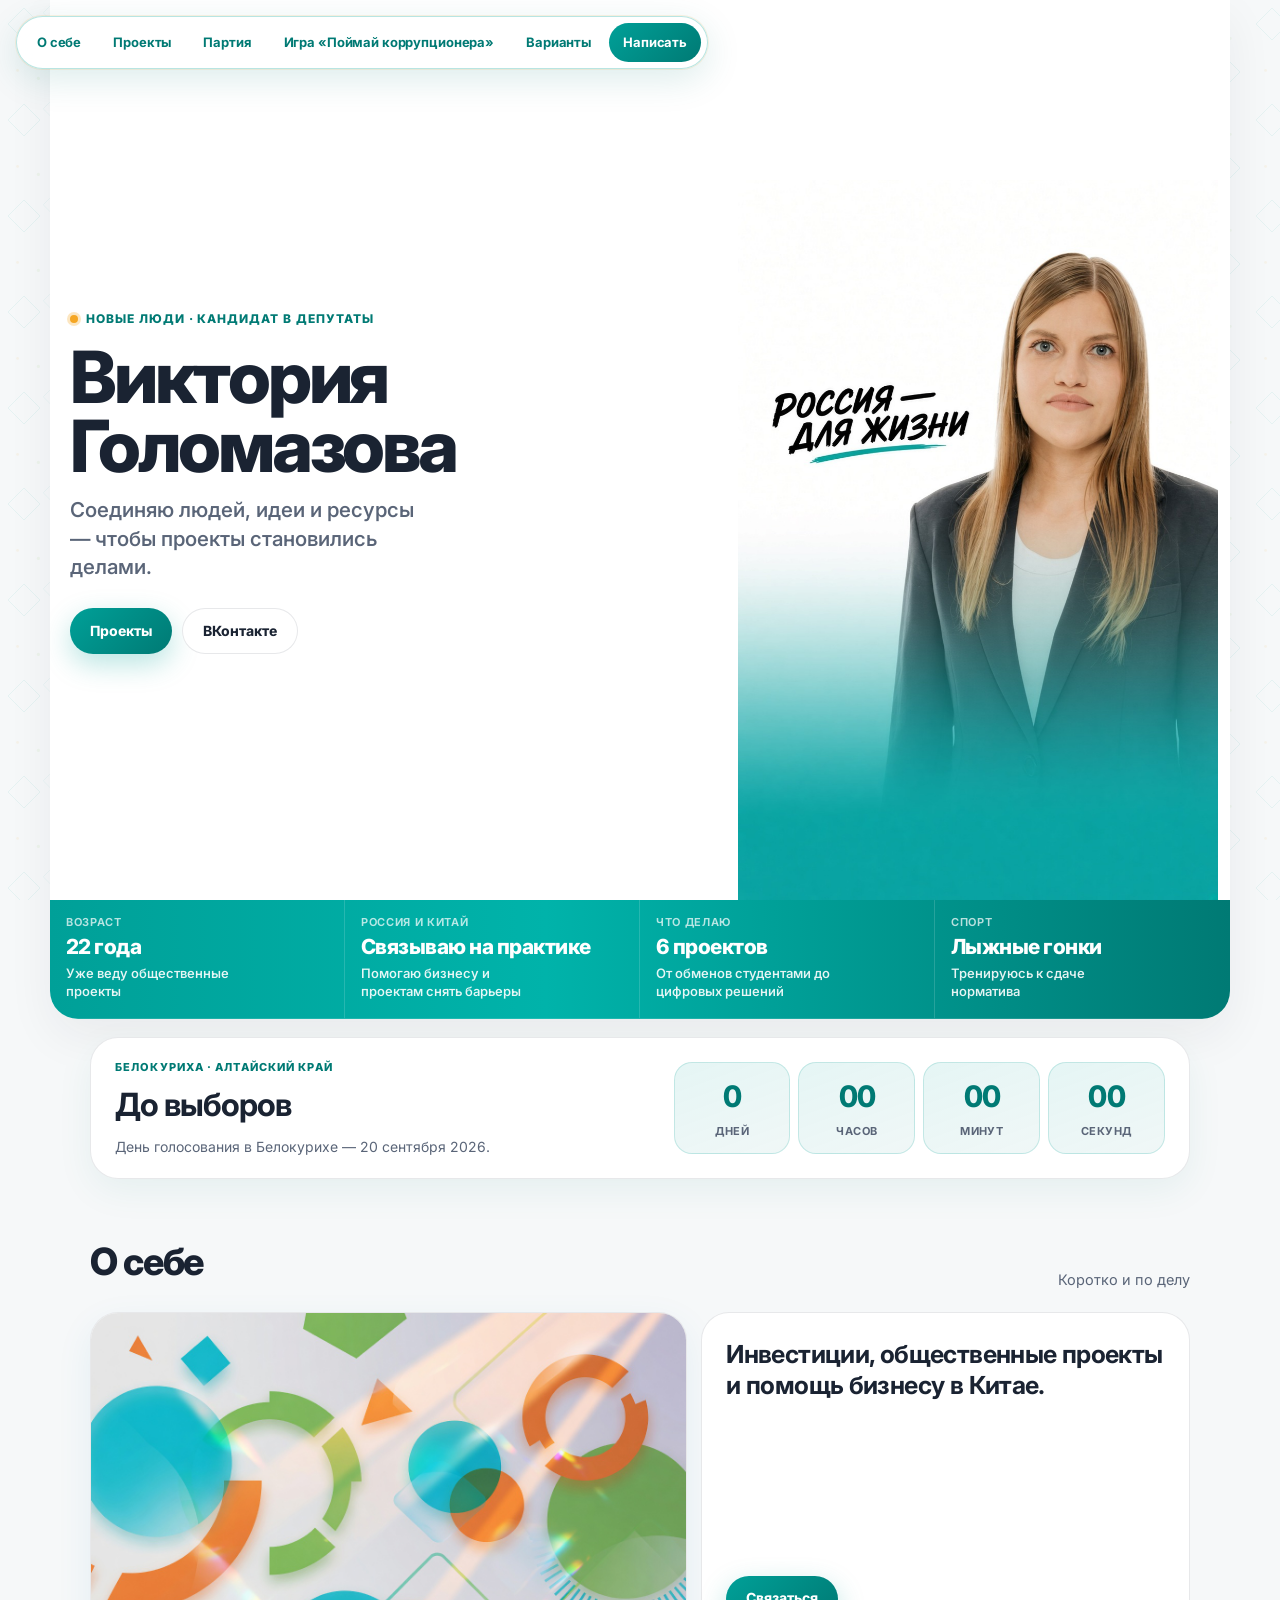
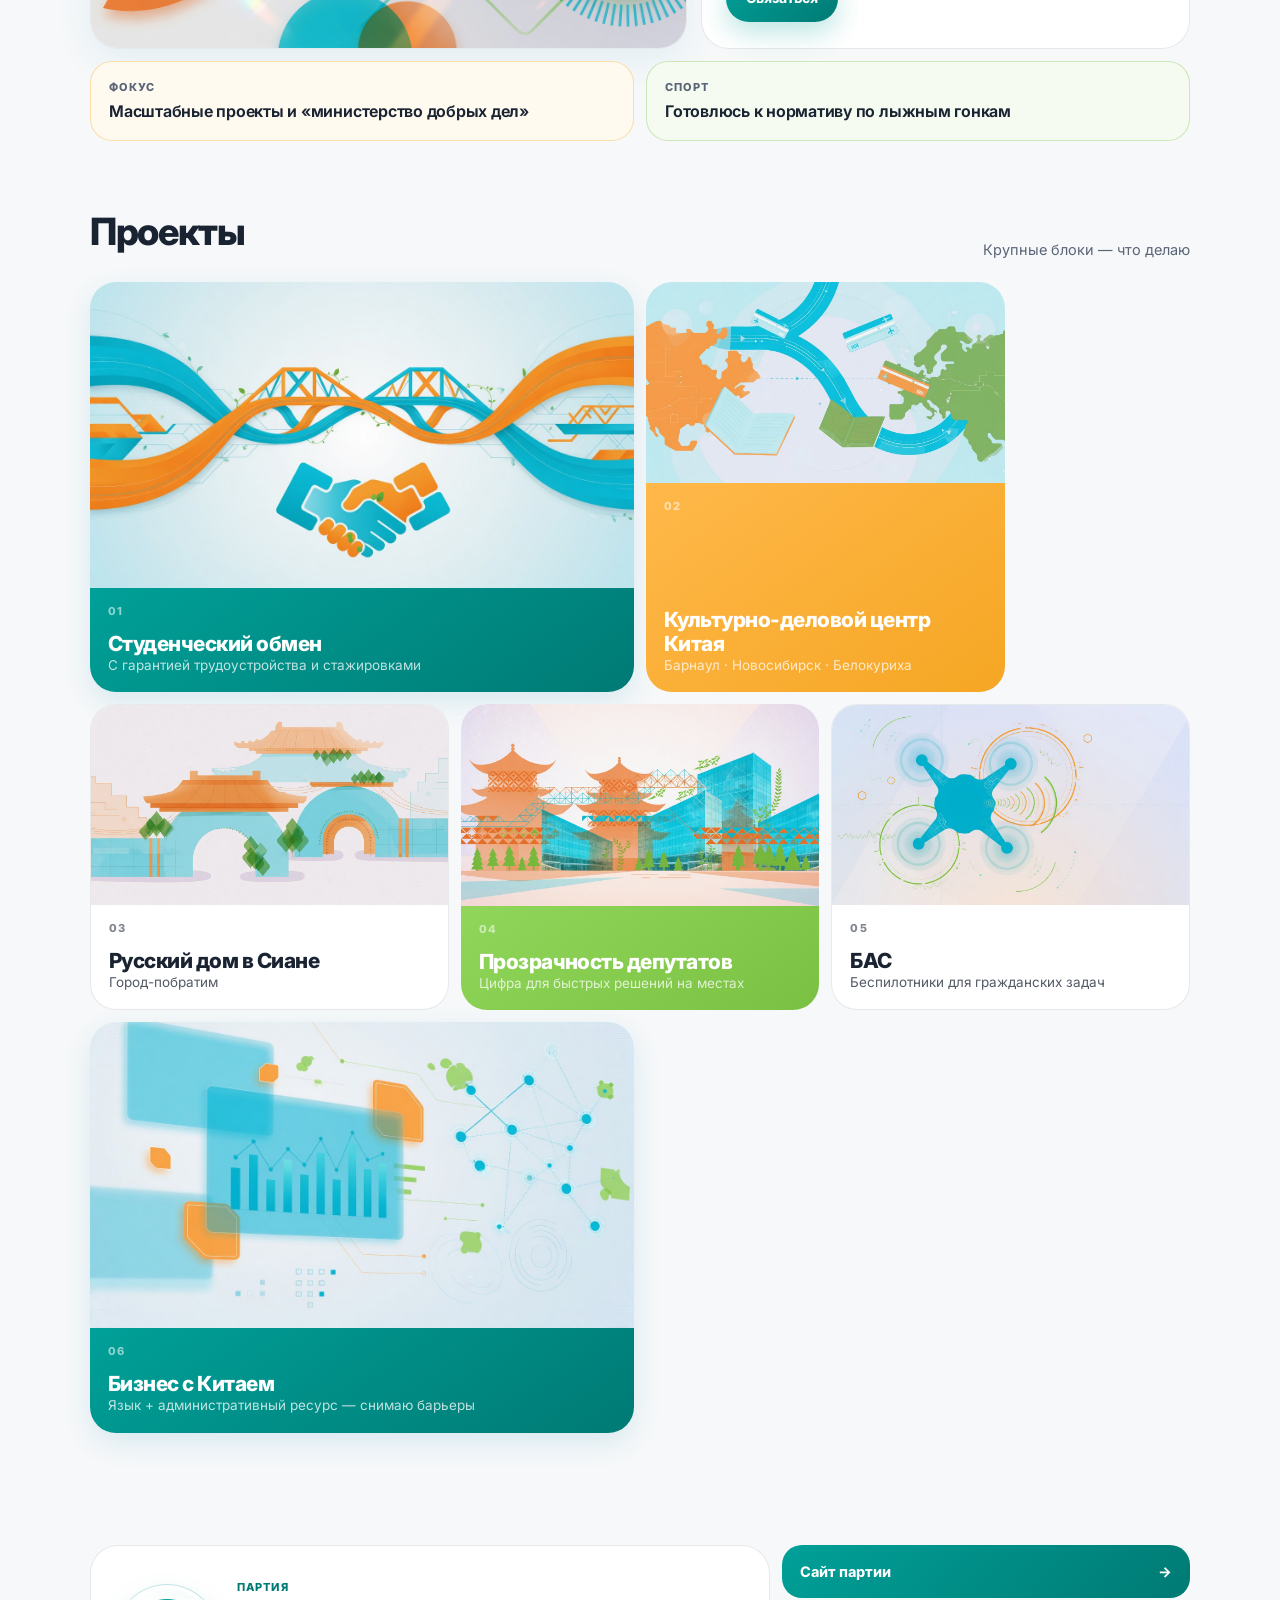
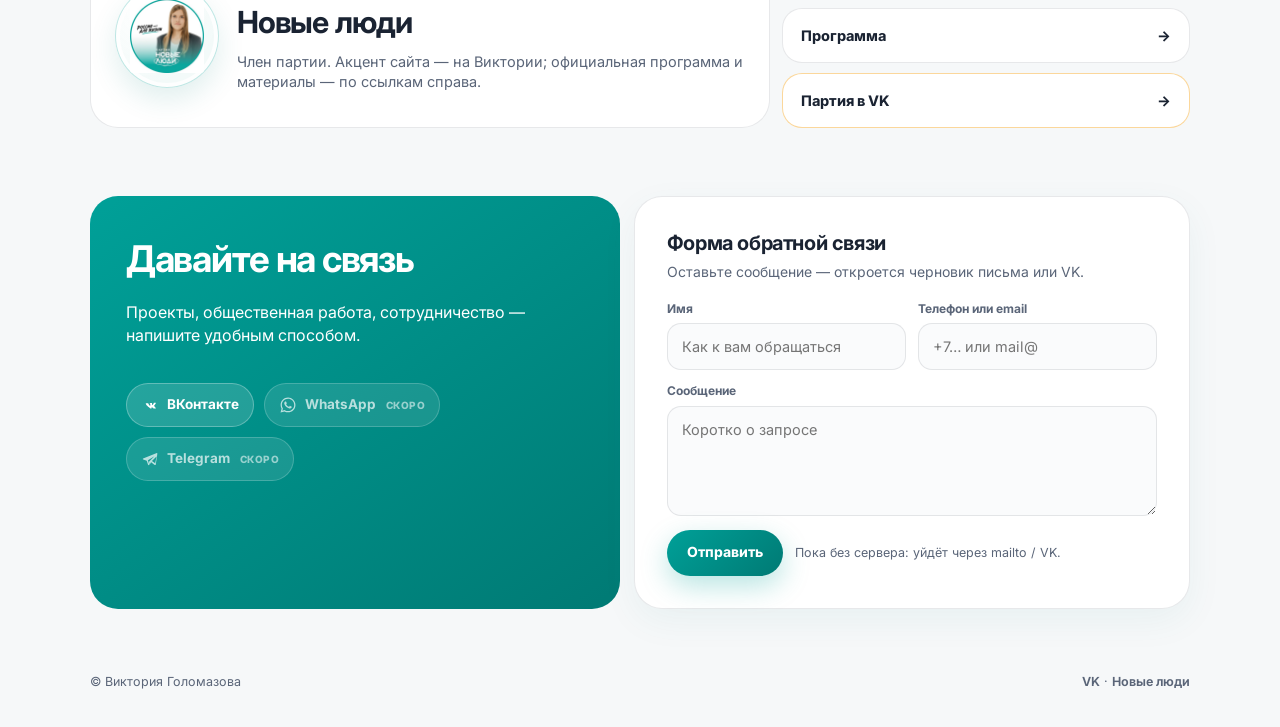
<file: index.html>
<!DOCTYPE html>
<html lang="ru">
<head>
  <meta charset="UTF-8" />
  <meta name="viewport" content="width=device-width, initial-scale=1, viewport-fit=cover" />
  <title>Виктория Голомазова</title>
  <meta name="description" content="Виктория Голомазова — общественный деятель, член партии «Новые люди», кандидат в депутаты." />
  <meta name="theme-color" content="#00a098" />
  <link rel="canonical" href="https://whitensk1.github.io/golomazova/" />
  <meta property="og:title" content="Виктория Голомазова" />
  <meta property="og:image" content="media/photos/portrait-hero.jpg" />
  <link rel="preconnect" href="https://fonts.googleapis.com" />
  <link rel="preconnect" href="https://fonts.gstatic.com" crossorigin />
  <link href="https://fonts.googleapis.com/css2?family=Inter:wght@500;600;700;800&display=swap" rel="stylesheet" />
  <link rel="stylesheet" href="css/styles.css?v=party16" />
</head>
<body>
  <a class="skip" href="#main">К содержанию</a>

  <!-- Меню слева — фото справа -->
  <nav class="nav" aria-label="Разделы">
    <a href="#about">О себе</a>
    <a href="#projects">Проекты</a>
    <a href="#party">Партия</a>
    <a href="game.html">Игра «Поймай коррупционера»</a>
    <a class="nav-game-short" href="game.html" title="Игра «Поймай коррупционера»">Игра</a>
    <a href="variants/">Варианты</a>
    <a class="is-accent" href="https://vk.ru/vic_project" target="_blank" rel="noopener">Написать</a>
  </nav>

  <main id="main">
    <!-- Hero + факты — одна колонка по ширине -->
    <div class="hero-stage" id="top">
      <section class="hero">
        <div class="hero-copy" data-parallax="copy">
          <p class="hero-kicker"><span class="dot" aria-hidden="true"></span> Новые люди · кандидат в депутаты</p>
          <h1>Виктория<br />Голомазова</h1>
          <p class="hero-one">Соединяю людей, идеи и ресурсы — чтобы проекты становились делами.</p>
          <div class="hero-actions">
            <a class="btn btn-primary" href="#projects">Проекты</a>
            <a class="btn btn-ghost" href="https://vk.ru/vic_project" target="_blank" rel="noopener">ВКонтакте</a>
          </div>
        </div>

        <div class="hero-figure" data-parallax="figure">
          <img
            src="media/photos/portrait-hero.jpg?v=studio1"
            alt="Виктория Голомазова"
            width="933"
            height="1400"
            fetchpriority="high"
            decoding="async"
          />
        </div>
      </section>

      <div class="strip" aria-label="Коротко о Виктории">
        <div class="strip-item">
          <span class="strip-label">Возраст</span>
          <b>22 года</b>
          <span>Уже веду общественные проекты</span>
        </div>
        <div class="strip-item">
          <span class="strip-label">Россия и Китай</span>
          <b>Связываю на практике</b>
          <span>Помогаю бизнесу и проектам снять барьеры</span>
        </div>
        <div class="strip-item">
          <span class="strip-label">Что делаю</span>
          <b>6 проектов</b>
          <span>От обменов студентами до цифровых решений</span>
        </div>
        <div class="strip-item">
          <span class="strip-label">Спорт</span>
          <b>Лыжные гонки</b>
          <span>Тренируюсь к сдаче норматива</span>
        </div>
      </div>
    </div>

    <section class="countdown" id="elections" aria-label="До выборов в Белокурихе">
      <div class="container countdown-inner">
        <div class="countdown-copy">
          <p class="countdown-kicker">Белокуриха · Алтайский край</p>
          <h2>До выборов</h2>
          <p class="countdown-note">
            Голосование по выборам депутатов Белокурихинского городского Совета —
            <strong>20&nbsp;сентября&nbsp;2026</strong>
            (в краевой кампании также дни&nbsp;18–20&nbsp;сентября).
          </p>
        </div>
        <div class="countdown-grid" id="countdown-grid" aria-live="polite">
          <div class="countdown-cell"><b id="cd-days">—</b><span>дней</span></div>
          <div class="countdown-cell"><b id="cd-hours">—</b><span>часов</span></div>
          <div class="countdown-cell"><b id="cd-mins">—</b><span>минут</span></div>
          <div class="countdown-cell"><b id="cd-secs">—</b><span>секунд</span></div>
        </div>
      </div>
    </section>

    <section class="section" id="about">
      <div class="container">
        <div class="section-head">
          <h2>О себе</h2>
          <p>Коротко и по делу</p>
        </div>
        <div class="about-grid">
          <div class="about-visual">
            <img src="media/illustrations/about.jpg?v=3" alt="" width="1280" height="720" loading="lazy" decoding="async" />
          </div>
          <div class="about-main">
            <p>Инвестиции, общественные проекты и помощь бизнесу в Китае.</p>
            <a class="btn btn-primary" style="align-self:flex-start" href="#contact">Связаться</a>
          </div>
        </div>
        <div class="about-side">
          <div class="pill-card orange">
            <h3>Фокус</h3>
            <p>Масштабные проекты и «министерство добрых дел»</p>
          </div>
          <div class="pill-card green">
            <h3>Спорт</h3>
            <p>Готовлюсь к нормативу по лыжным гонкам</p>
          </div>
        </div>
      </div>
    </section>

    <section class="section" id="projects" style="padding-top:8px">
      <div class="container">
        <div class="section-head">
          <h2>Проекты</h2>
          <p>Крупные блоки — что делаю</p>
        </div>
        <div class="bento">
          <article class="tile wide blue">
            <div class="tile-media">
              <img src="media/illustrations/projects/01-exchange.jpg" alt="" width="1280" height="720" loading="lazy" decoding="async" />
            </div>
            <div class="tile-body">
              <div class="n">01</div>
              <div>
                <h3>Студенческий обмен</h3>
                <p>С гарантией трудоустройства и стажировками</p>
              </div>
            </div>
          </article>
          <article class="tile orange">
            <div class="tile-media">
              <img src="media/illustrations/projects/02-china-center.jpg" alt="" width="1280" height="720" loading="lazy" decoding="async" />
            </div>
            <div class="tile-body">
              <div class="n">02</div>
              <div>
                <h3>Культурно-деловой центр Китая</h3>
                <p>Барнаул · Новосибирск · Белокуриха</p>
              </div>
            </div>
          </article>
          <article class="tile">
            <div class="tile-media">
              <img src="media/illustrations/projects/03-xian-house.jpg" alt="" width="1280" height="720" loading="lazy" decoding="async" />
            </div>
            <div class="tile-body">
              <div class="n">03</div>
              <div>
                <h3>Русский дом в Сиане</h3>
                <p>Город-побратим</p>
              </div>
            </div>
          </article>
          <article class="tile green">
            <div class="tile-media">
              <img src="media/illustrations/projects/04-transparency.jpg" alt="" width="1280" height="720" loading="lazy" decoding="async" />
            </div>
            <div class="tile-body">
              <div class="n">04</div>
              <div>
                <h3>Прозрачность депутатов</h3>
                <p>Цифра для быстрых решений на местах</p>
              </div>
            </div>
          </article>
          <article class="tile">
            <div class="tile-media">
              <img src="media/illustrations/projects/05-drones.jpg" alt="" width="1280" height="720" loading="lazy" decoding="async" />
            </div>
            <div class="tile-body">
              <div class="n">05</div>
              <div>
                <h3>БАС</h3>
                <p>Беспилотники для гражданских задач</p>
              </div>
            </div>
          </article>
          <article class="tile wide blue">
            <div class="tile-media">
              <img src="media/illustrations/projects/06-business.jpg" alt="" width="1280" height="720" loading="lazy" decoding="async" />
            </div>
            <div class="tile-body">
              <div class="n">06</div>
              <div>
                <h3>Бизнес с Китаем</h3>
                <p>Язык + административный ресурс — снимаю барьеры</p>
              </div>
            </div>
          </article>
        </div>
      </div>
    </section>

    <section class="section" id="party">
      <div class="container party-row">
        <div class="party-card">
          <div class="party-brand">
            <div class="party-logo-wrap" aria-hidden="true">
              <img
                class="party-logo"
                src="media/brand/newpeople-logo.jpg"
                alt="Логотип партии «Новые люди»"
                width="600"
                height="600"
                loading="lazy"
                decoding="async"
              />
            </div>
            <div class="party-brand-text">
              <p class="party-eyebrow">Партия</p>
              <h2>Новые люди</h2>
              <p>Член партии. Акцент сайта — на Виктории; официальная программа и материалы — по ссылкам справа.</p>
            </div>
          </div>
        </div>
        <div class="party-links">
          <a href="https://newpeople.ru/" target="_blank" rel="noopener">Сайт партии <span>→</span></a>
          <a class="soft" href="https://newpeople.ru/program" target="_blank" rel="noopener">Программа <span>→</span></a>
          <a class="soft orange-edge" href="https://vk.ru/party.newpeople" target="_blank" rel="noopener">Партия в VK <span>→</span></a>
        </div>
      </div>
    </section>

    <section class="contact" id="contact">
      <div class="container contact-wrap">
        <div class="contact-card">
          <div>
            <h2>Давайте на связь</h2>
            <p>Проекты, общественная работа, сотрудничество — напишите удобным способом.</p>
          </div>
          <div class="social-row" aria-label="Мессенджеры">
            <a class="social-btn" href="https://vk.ru/vic_project" target="_blank" rel="noopener">
              <svg viewBox="0 0 24 24" aria-hidden="true"><path fill="currentColor" d="M12.6 16.8h.9s.3-.03.4-.2c.1-.1.1-.3.1-.3s0-1.1.5-1.3c.5-.2 1.2.9 1.9 1.4.5.3.9.3.9.3l1.9-.03s1-.06.5-.8c-.04-.06-.3-.6-1.4-1.7-1.2-1.1-1-.9.4-2.8.8-1.2 1.2-1.9 1.1-2.2-.1-.3-.6-.2-.6-.2h-1.7s-.1 0-.2.05c-.1.05-.2.2-.2.2s-.3.8-.7 1.5c-.9 1.4-1.2 1.5-1.4 1.4-.4-.2-.3-.7-.3-1.1 0-1.2.2-1.7-.4-1.8-.2 0-.3 0-.5-.01-.4 0-1.1.01-1.7.4-.4.3-.6.8-.6.8s-.1.2.1.2c.2 0 .5-.1.7.3.2.5.2 1.2.2 1.2s.1.8-.3.9c-.2.1-.6-.1-1.3-1.1-.6-.8-1-1.7-1-1.7s-.1-.2-.2-.3c-.1-.1-.3-.1-.3-.1H6.7s-.5.01-.3.4c.1.3.6 1.4 1.9 2.9 1.7 1.9 3.4 2.9 3.4 2.9z"/></svg>
              ВКонтакте
            </a>
            <span class="social-btn is-soon" title="Ссылку добавим позже" role="text">
              <svg viewBox="0 0 24 24" aria-hidden="true"><path fill="currentColor" d="M19.05 4.91A9.82 9.82 0 0 0 12.04 2C6.58 2 2.14 6.44 2.14 11.9c0 1.75.46 3.45 1.32 4.95L2 22l5.25-1.38c1.45.79 3.08 1.21 4.79 1.21h.01c5.46 0 9.9-4.44 9.9-9.9 0-2.65-1.03-5.14-2.9-7.02zM12.04 20.15c-1.48 0-2.93-.4-4.2-1.15l-.3-.18-3.12.82.83-3.04-.2-.31a8.2 8.2 0 0 1-1.26-4.38c0-4.54 3.7-8.24 8.25-8.24 2.2 0 4.27.86 5.82 2.42a8.18 8.18 0 0 1 2.41 5.83c0 4.54-3.7 8.23-8.23 8.23zm4.52-6.16c-.25-.12-1.47-.72-1.7-.81-.23-.08-.39-.12-.56.12-.17.25-.64.81-.79.97-.14.17-.29.19-.54.06-.25-.12-1.05-.39-2-1.23-.74-.66-1.23-1.47-1.38-1.72-.14-.25-.02-.38.11-.51.11-.11.25-.29.37-.43.12-.14.17-.25.25-.41.08-.17.04-.31-.02-.43-.06-.12-.56-1.35-.76-1.84-.2-.49-.4-.42-.56-.43h-.48c-.17 0-.43.06-.66.31-.22.25-.86.85-.86 2.07 0 1.22.88 2.4 1 2.56.12.17 1.75 2.67 4.23 3.74 2.49 1.07 2.49.71 2.94.67.45-.05 1.47-.6 1.68-1.18.21-.58.21-1.07.14-1.18-.06-.1-.22-.17-.47-.29z"/></svg>
              WhatsApp
            </span>
            <span class="social-btn is-soon" title="Ссылку добавим позже" role="text">
              <svg viewBox="0 0 24 24" aria-hidden="true"><path fill="currentColor" d="M21.9 4.1c-.2-.2-.5-.2-.8-.1L2.8 11.3c-.4.2-.5.6-.3 1 .1.2.3.3.5.4l4.6 1.5 1.8 5.5c.1.3.4.5.7.5h.1c.3 0 .5-.1.7-.4l2.6-3.4 4.7 3.5c.2.1.4.2.6.2.1 0 .3 0 .4-.1.3-.1.5-.4.5-.8l2.1-14.2c0-.3-.1-.6-.4-.7zM9.3 13.8l8.6-5.4-6.7 6.5-.3.3-.4 2.5-1.2-3.9zm2.2 5.1.3-1.9 1.3 1-1.6.9zm7.4-1.1-4.3-3.2 6.1-5.9-1.8 9.1z"/></svg>
              Telegram
            </span>
          </div>
        </div>

        <div class="contact-form-card">
          <h3>Форма обратной связи</h3>
          <p class="form-lead">Оставьте сообщение — откроется черновик письма или VK.</p>
          <form id="contact-form" novalidate>
            <div class="form-grid">
              <div class="form-field">
                <label for="cf-name">Имя</label>
                <input id="cf-name" name="name" type="text" autocomplete="name" required placeholder="Как к вам обращаться" />
              </div>
              <div class="form-field">
                <label for="cf-contact">Телефон или email</label>
                <input id="cf-contact" name="contact" type="text" autocomplete="email" required placeholder="+7… или mail@" />
              </div>
              <div class="form-field full">
                <label for="cf-msg">Сообщение</label>
                <textarea id="cf-msg" name="message" required placeholder="Коротко о запросе"></textarea>
              </div>
            </div>
            <div class="form-actions">
              <button class="btn btn-primary" type="submit">Отправить</button>
              <p class="form-note">Пока без сервера: уйдёт через mailto / VK.</p>
            </div>
            <p class="form-status" id="cf-status" role="status" aria-live="polite"></p>
          </form>
        </div>
      </div>
    </section>
  </main>

  <footer class="foot">
    <div class="foot-inner">
      <div>© Виктория Голомазова</div>
      <div>
        <a href="https://vk.ru/vic_project" target="_blank" rel="noopener">VK</a>
        ·
        <a href="https://newpeople.ru/" target="_blank" rel="noopener">Новые люди</a>
      </div>
    </div>
  </footer>

  <script src="js/parallax.js?v=1" defer></script>
  <script src="js/contact.js?v=1" defer></script>
  <script src="js/countdown.js?v=1" defer></script>
</body>
</html>
</file>
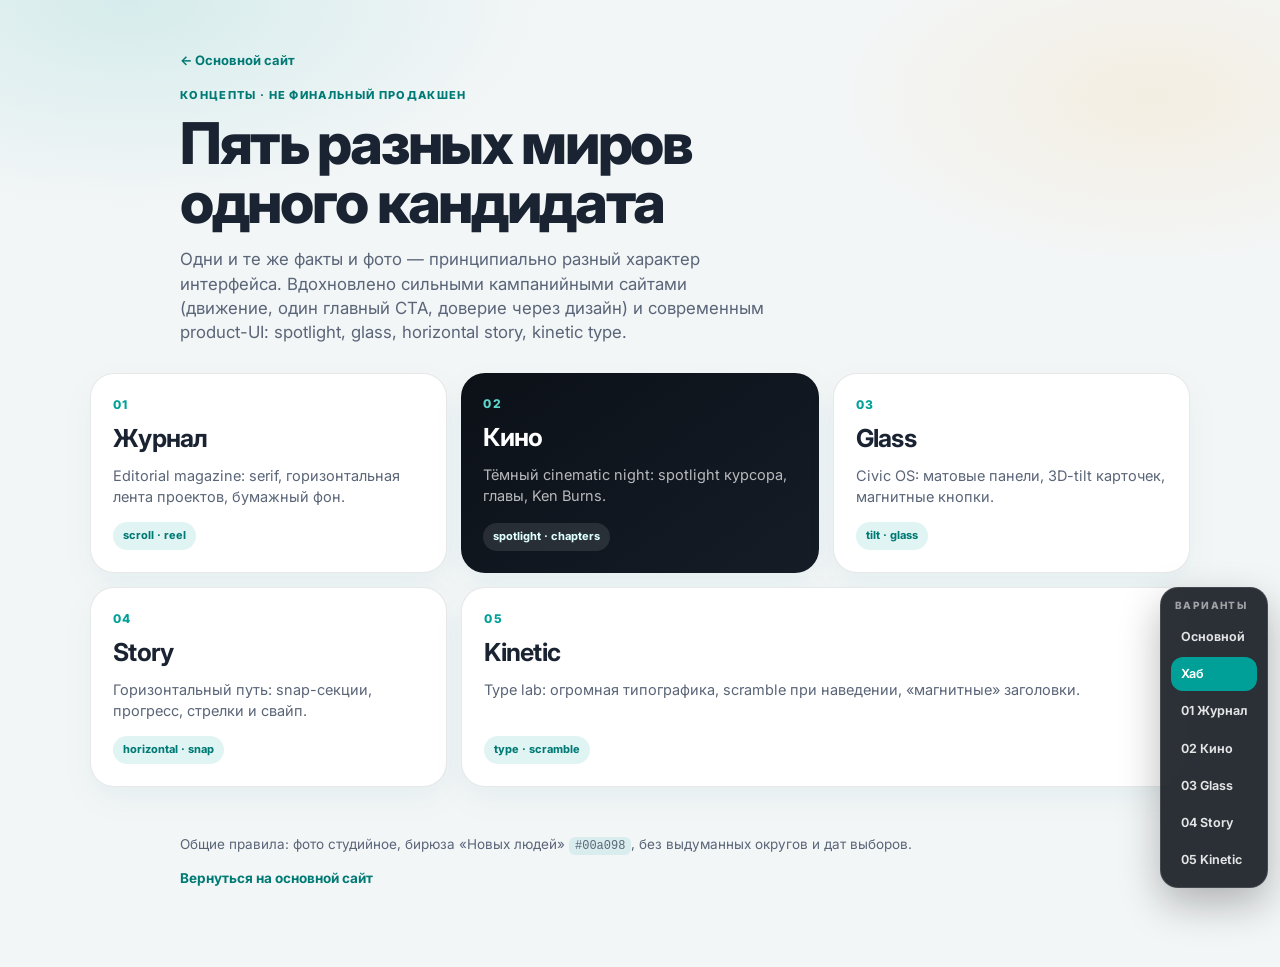
<file: variants/index.html>
<!DOCTYPE html>
<html lang="ru">
<head>
  <meta charset="UTF-8" />
  <meta name="viewport" content="width=device-width, initial-scale=1, viewport-fit=cover" />
  <title>Варианты оформления — Виктория Голомазова</title>
  <meta name="description" content="Пять принципиально разных концепций сайта Виктории Голомазовой." />
  <meta name="theme-color" content="#00a098" />
  <link rel="preconnect" href="https://fonts.googleapis.com" />
  <link rel="preconnect" href="https://fonts.gstatic.com" crossorigin />
  <link href="https://fonts.googleapis.com/css2?family=Inter:wght@500;600;700;800&display=swap" rel="stylesheet" />
  <link rel="stylesheet" href="css/hub.css" />
  <link rel="stylesheet" href="css/switcher.css" />
</head>
<body>
  <a class="skip" href="#grid">К вариантам</a>

  <header class="hub-top">
    <a class="back" href="../index.html">← Основной сайт</a>
    <p class="kicker">Концепты · не финальный продакшен</p>
    <h1>Пять разных миров<br />одного кандидата</h1>
    <p class="lead">
      Одни и те же факты и фото — принципиально разный характер интерфейса.
      Вдохновлено сильными кампанийными сайтами (движение, один главный CTA, доверие через дизайн)
      и современным product-UI: spotlight, glass, horizontal story, kinetic type.
    </p>
  </header>

  <main id="grid" class="hub-grid">
    <a class="card" href="magazine.html">
      <span class="n">01</span>
      <h2>Журнал</h2>
      <p>Editorial magazine: serif, горизонтальная лента проектов, бумажный фон.</p>
      <span class="tag">scroll · reel</span>
    </a>
    <a class="card dark" href="cinema.html">
      <span class="n">02</span>
      <h2>Кино</h2>
      <p>Тёмный cinematic night: spotlight курсора, главы, Ken Burns.</p>
      <span class="tag">spotlight · chapters</span>
    </a>
    <a class="card" href="glass.html">
      <span class="n">03</span>
      <h2>Glass</h2>
      <p>Civic OS: матовые панели, 3D-tilt карточек, магнитные кнопки.</p>
      <span class="tag">tilt · glass</span>
    </a>
    <a class="card" href="story.html">
      <span class="n">04</span>
      <h2>Story</h2>
      <p>Горизонтальный путь: snap-секции, прогресс, стрелки и свайп.</p>
      <span class="tag">horizontal · snap</span>
    </a>
    <a class="card wide" href="kinetic.html">
      <span class="n">05</span>
      <h2>Kinetic</h2>
      <p>Type lab: огромная типографика, scramble при наведении, «магнитные» заголовки.</p>
      <span class="tag">type · scramble</span>
    </a>
  </main>

  <footer class="hub-foot">
    <p>Общие правила: фото студийное, бирюза «Новых людей» <code>#00a098</code>, без выдуманных округов и дат выборов.</p>
    <p><a href="../index.html">Вернуться на основной сайт</a></p>
  </footer>

  <script src="js/switcher.js" defer></script>
</body>
</html>
</file>
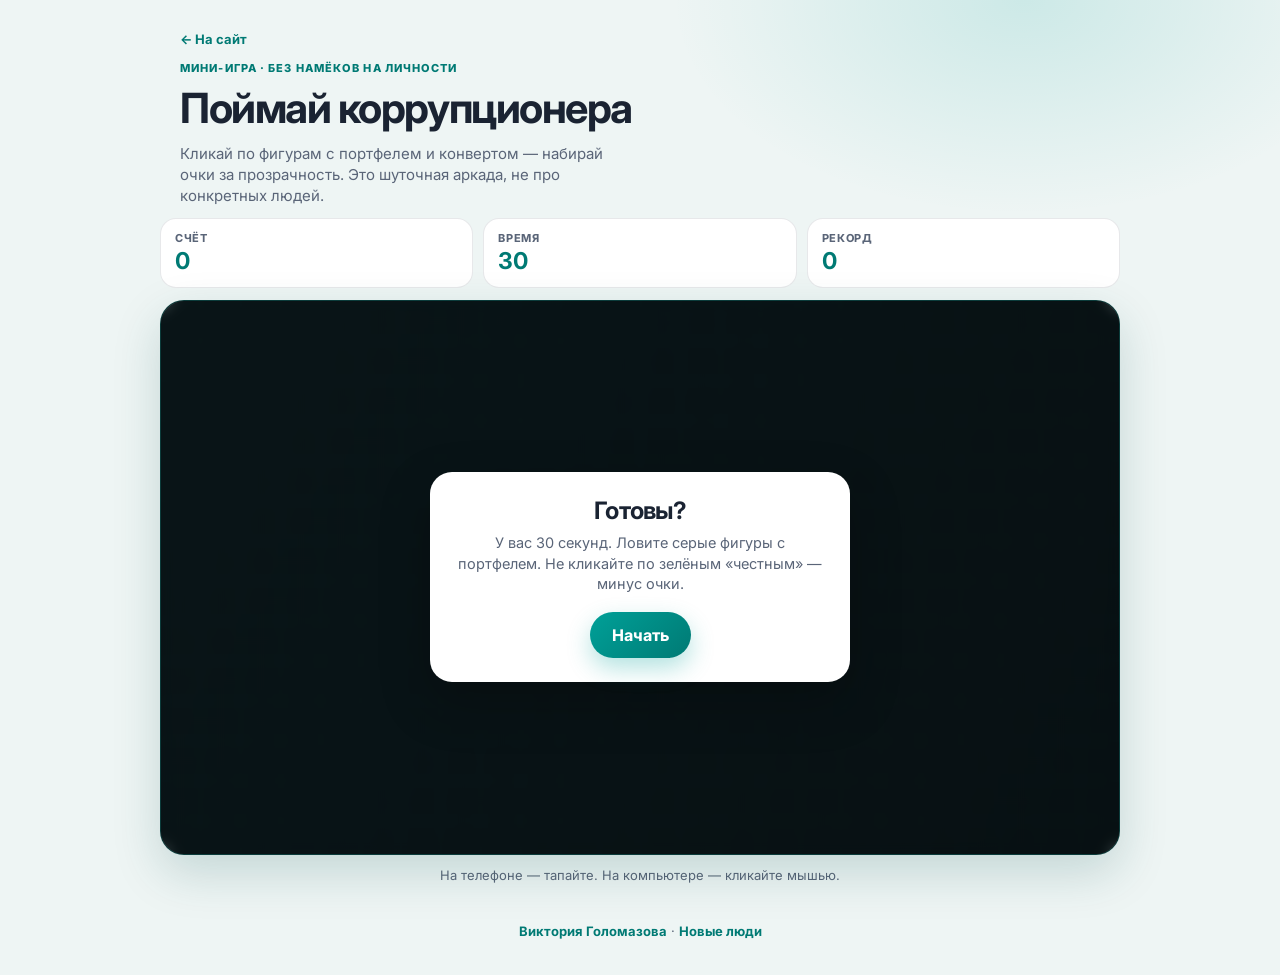
<file: game.html>
<!DOCTYPE html>
<html lang="ru">
<head>
  <meta charset="UTF-8" />
  <meta name="viewport" content="width=device-width, initial-scale=1, viewport-fit=cover" />
  <title>Поймай коррупционера — мини-игра</title>
  <meta name="description" content="Простая мини-игра: лови абстрактные фигуры коррупции. Без намёков на личности." />
  <meta name="theme-color" content="#00a098" />
  <link rel="preconnect" href="https://fonts.googleapis.com" />
  <link rel="preconnect" href="https://fonts.gstatic.com" crossorigin />
  <link href="https://fonts.googleapis.com/css2?family=Inter:wght@500;600;700;800&display=swap" rel="stylesheet" />
  <link rel="stylesheet" href="css/game.css?v=1" />
</head>
<body>
  <a class="skip" href="#game">К игре</a>

  <header class="game-top">
    <a class="back" href="index.html">← На сайт</a>
    <div class="game-top__copy">
      <p class="kicker">Мини-игра · без намёков на личности</p>
      <h1>Поймай коррупционера</h1>
      <p class="lead">Кликай по фигурам с портфелем и конвертом — набирай очки за прозрачность. Это шуточная аркада, не про конкретных людей.</p>
    </div>
  </header>

  <main id="game" class="game-shell">
    <div class="hud" aria-live="polite">
      <div class="hud-item"><span>Счёт</span><b id="score">0</b></div>
      <div class="hud-item"><span>Время</span><b id="time">30</b></div>
      <div class="hud-item"><span>Рекорд</span><b id="best">0</b></div>
    </div>

    <div class="stage-wrap">
      <canvas id="stage" width="900" height="520" role="img" aria-label="Игровое поле"></canvas>
      <div class="overlay" id="overlay">
        <div class="overlay-card">
          <h2 id="overlay-title">Готовы?</h2>
          <p id="overlay-text">У вас 30 секунд. Ловите серые фигуры с портфелем. Не кликайте по зелёным «честным» — минус очки.</p>
          <button type="button" class="btn" id="start-btn">Начать</button>
        </div>
      </div>
    </div>

    <p class="hint">На телефоне — тапайте. На компьютере — кликайте мышью.</p>
  </main>

  <footer class="game-foot">
    <a href="index.html">Виктория Голомазова</a>
    ·
    <a href="index.html#party">Новые люди</a>
  </footer>

  <script src="js/game.js?v=1" defer></script>
</body>
</html>
</file>
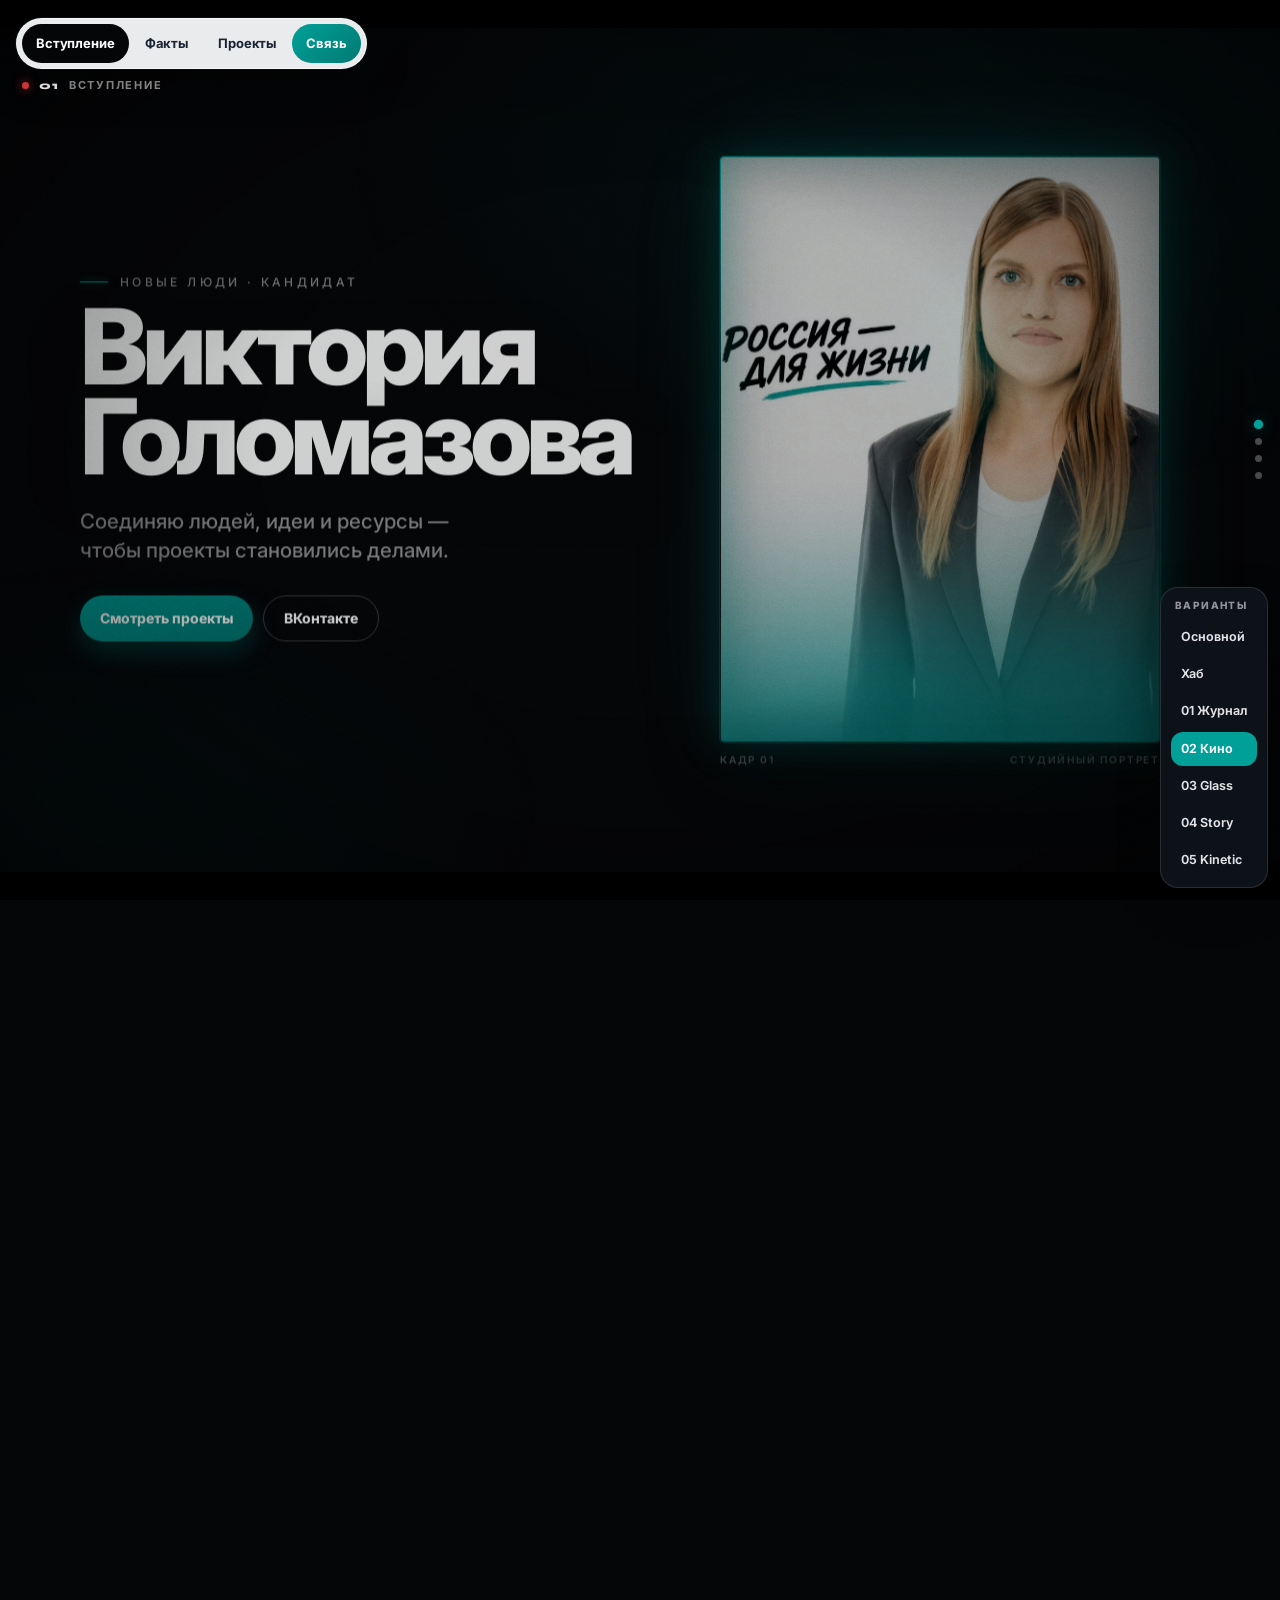
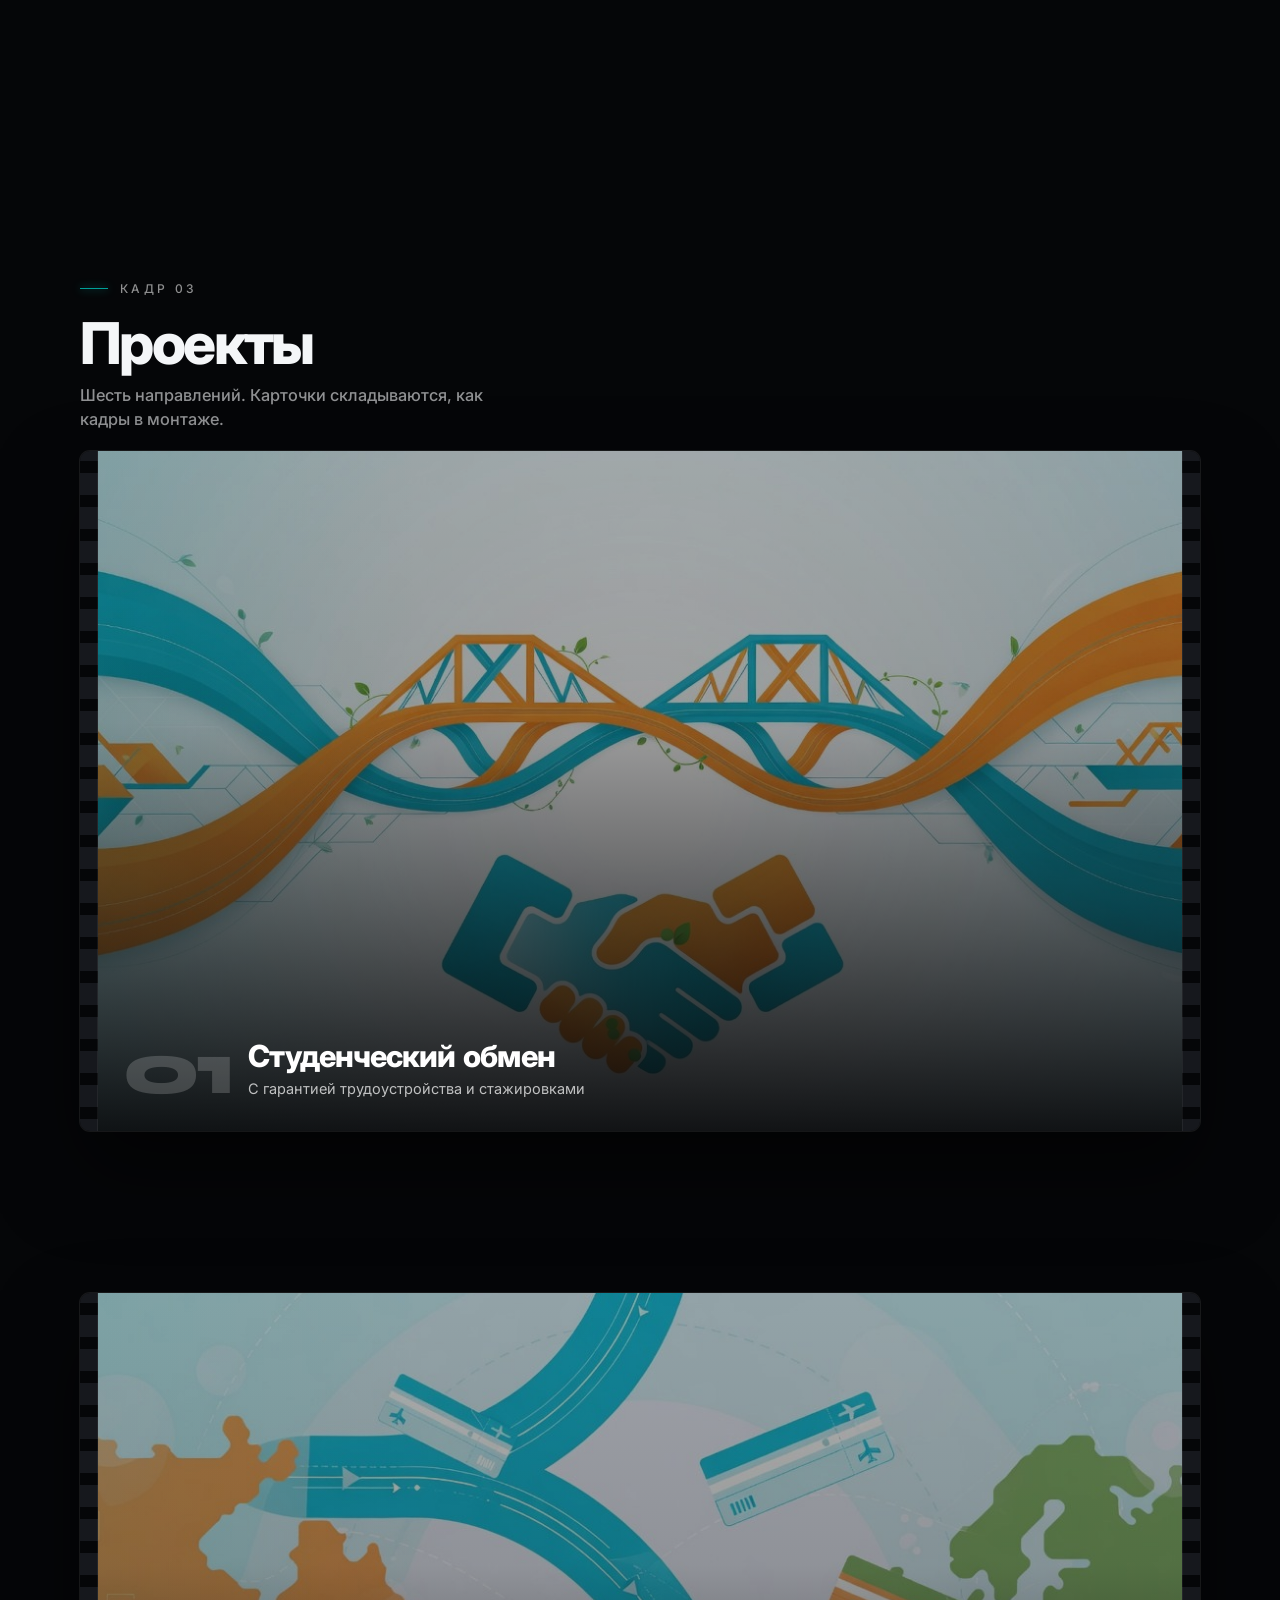
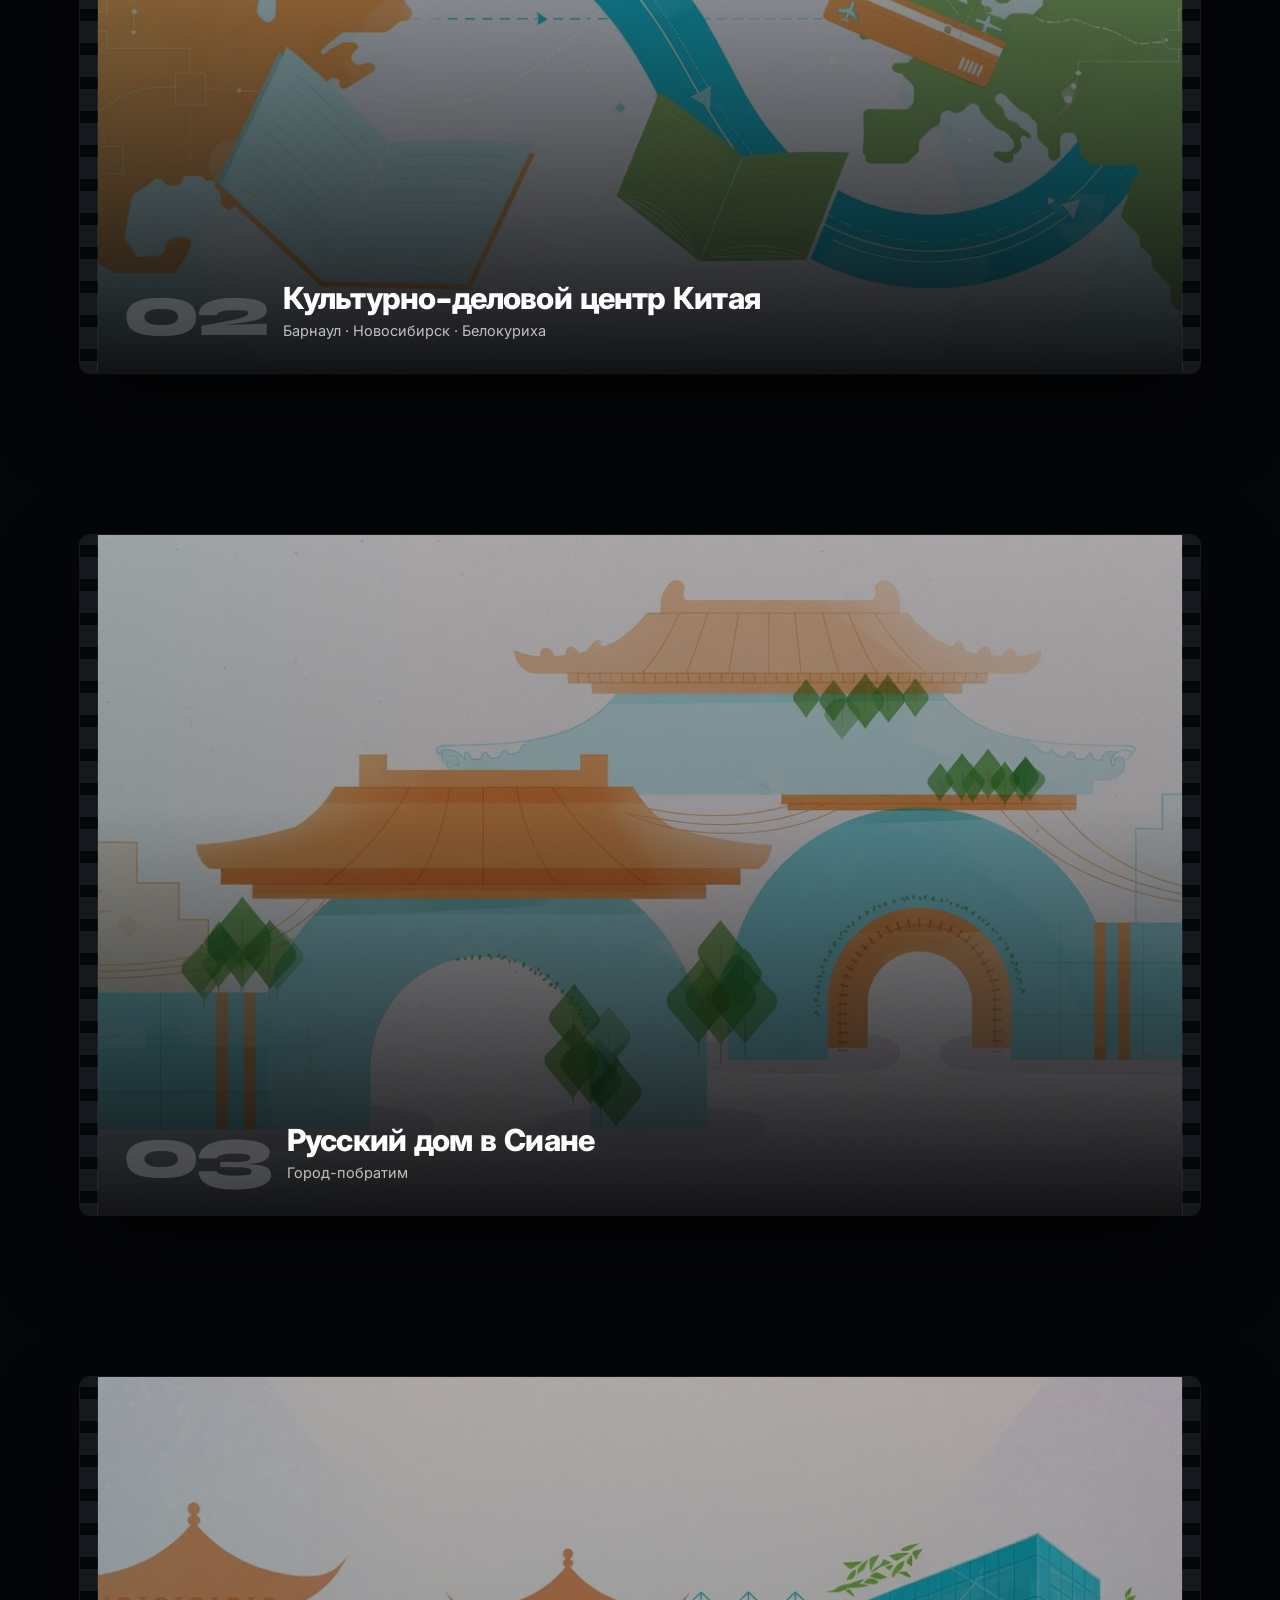
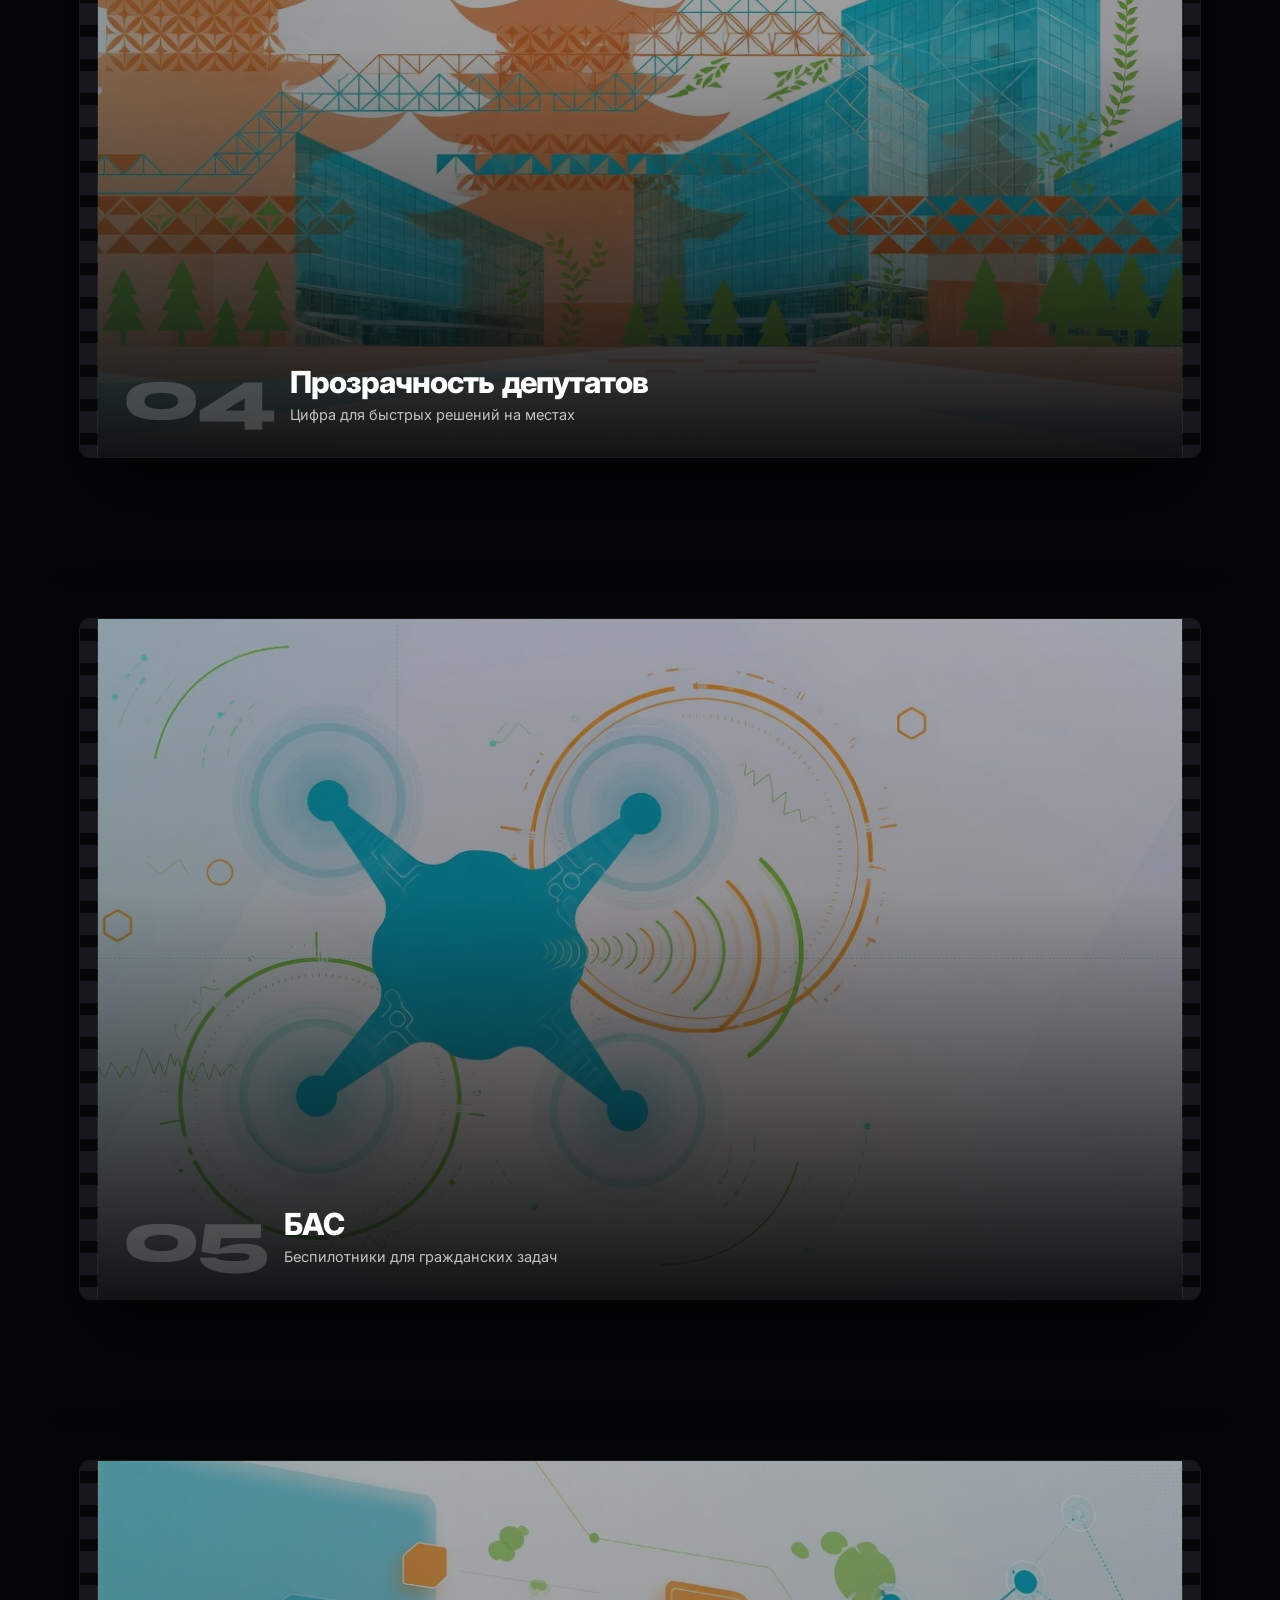
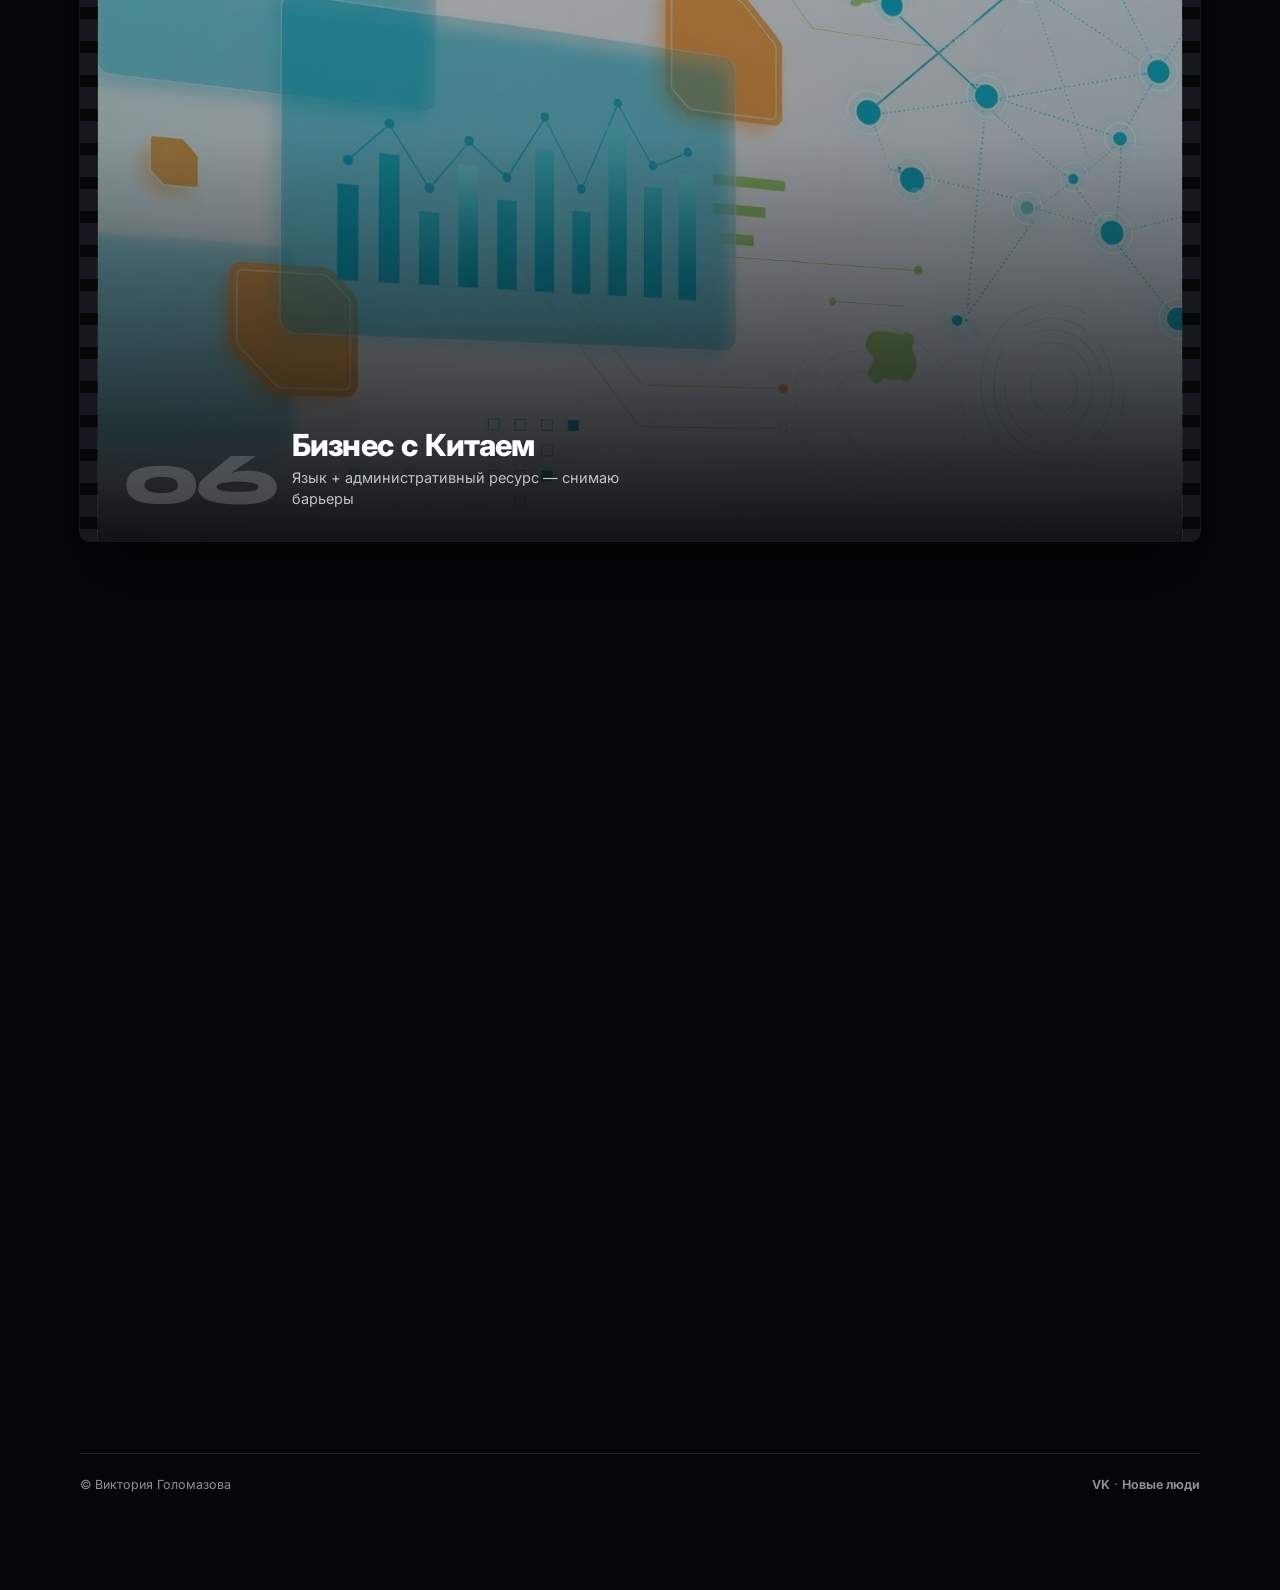
<file: variants/cinema.html>
<!DOCTYPE html>
<html lang="ru">
<head>
  <meta charset="UTF-8" />
  <meta name="viewport" content="width=device-width, initial-scale=1, viewport-fit=cover" />
  <title>Виктория Голомазова · Кино</title>
  <meta name="description" content="Виктория Голомазова — общественный деятель, член партии «Новые люди», кандидат в депутаты." />
  <meta name="theme-color" content="#050608" />
  <meta name="color-scheme" content="dark" />
  <meta property="og:title" content="Виктория Голомазова" />
  <meta property="og:image" content="../media/photos/portrait-hero.jpg" />
  <link rel="preconnect" href="https://fonts.googleapis.com" />
  <link rel="preconnect" href="https://fonts.gstatic.com" crossorigin />
  <link href="https://fonts.googleapis.com/css2?family=Inter:wght@400;500;600;700;800&family=Syne:wght@600;700;800&display=swap" rel="stylesheet" />
  <link rel="stylesheet" href="css/cinema.css" />
  <link rel="stylesheet" href="css/switcher.css" />
</head>
<body>
  <a class="skip" href="#main">К содержанию</a>

  <div class="cursor" aria-hidden="true">
    <span class="cursor__ring"></span>
    <span class="cursor__dot"></span>
  </div>

  <canvas class="grain" id="grain" aria-hidden="true"></canvas>
  <div class="vignette" aria-hidden="true"></div>
  <div class="letterbox" aria-hidden="true">
    <div class="letterbox__bar letterbox__bar--top"></div>
    <div class="letterbox__bar letterbox__bar--bottom"></div>
  </div>

  <nav class="nav" aria-label="Разделы">
    <a class="is-on" href="#intro" data-nav="intro">Вступление</a>
    <a href="#facts" data-nav="facts">Факты</a>
    <a href="#projects" data-nav="projects">Проекты</a>
    <a class="is-accent" href="#contact" data-nav="contact">Связь</a>
  </nav>

  <aside class="take" aria-live="polite">
    <span class="take__rec" aria-hidden="true"></span>
    <span class="take__id" id="take-id">01</span>
    <span class="take__name" id="take-name">Вступление</span>
  </aside>

  <ol class="chap-dots" aria-label="Главы">
    <li><a class="is-on" href="#intro" data-nav="intro" aria-label="Вступление"></a></li>
    <li><a href="#facts" data-nav="facts" aria-label="Факты"></a></li>
    <li><a href="#projects" data-nav="projects" aria-label="Проекты"></a></li>
    <li><a href="#contact" data-nav="contact" aria-label="Связь"></a></li>
  </ol>

  <main id="main">
    <!-- 01 INTRO -->
    <section
      class="chapter chapter--intro"
      id="intro"
      data-chapter="intro"
      data-n="01"
      data-label="Вступление"
    >
      <div class="chapter-scene js-fade">
        <div class="shell intro-grid">
          <div class="intro-copy">
            <p class="kicker"><span class="kicker__line" aria-hidden="true"></span>Новые люди · кандидат</p>
            <h1>Виктория<br />Голомазова</h1>
            <p class="lede">Соединяю людей, идеи и ресурсы — чтобы проекты становились делами.</p>
            <div class="hero-actions">
              <a class="btn btn-primary js-magnet" href="#projects">Смотреть проекты</a>
              <a class="btn btn-ghost js-magnet" href="https://vk.ru/vic_project" target="_blank" rel="noopener">ВКонтакте</a>
            </div>
          </div>

          <figure class="portrait" id="portrait">
            <div class="portrait__rim">
              <div class="portrait__stage" id="spot-stage">
                <div class="portrait__ken" data-ken>
                  <img
                    class="portrait__img"
                    src="../media/photos/portrait-hero.jpg"
                    alt="Виктория Голомазова"
                    width="933"
                    height="1400"
                    fetchpriority="high"
                    decoding="async"
                  />
                </div>
                <div class="portrait__spot" aria-hidden="true"></div>
                <div class="portrait__bloom" aria-hidden="true"></div>
                <div class="portrait__edge" aria-hidden="true"></div>
              </div>
            </div>
            <figcaption class="portrait__cap">
              <span>Кадр 01</span>
              <span>Студийный портрет</span>
            </figcaption>
          </figure>
        </div>
      </div>
    </section>

    <!-- 02 FACTS -->
    <section
      class="chapter chapter--facts"
      id="facts"
      data-chapter="facts"
      data-n="02"
      data-label="Факты"
    >
      <div class="chapter-scene js-fade">
        <div class="shell">
          <header class="chapter-head">
            <p class="kicker"><span class="kicker__line" aria-hidden="true"></span>Кадр 02</p>
            <h2>Коротко и по делу</h2>
            <p class="chapter-lead">Инвестиции, общественные проекты и помощь бизнесу в Китае. Без лишнего шума — только то, что уже в работе.</p>
          </header>

          <div class="pills" aria-label="Коротко о Виктории">
            <article class="pill js-magnet">
              <span class="pill__label">Возраст</span>
              <b>22 года</b>
              <span class="pill__note">Уже веду общественные проекты</span>
            </article>
            <article class="pill js-magnet">
              <span class="pill__label">Россия и Китай</span>
              <b>Связываю на практике</b>
              <span class="pill__note">Помогаю бизнесу и проектам снять барьеры</span>
            </article>
            <article class="pill js-magnet">
              <span class="pill__label">Что делаю</span>
              <b>6 проектов</b>
              <span class="pill__note">От обменов студентами до цифровых решений</span>
            </article>
            <article class="pill js-magnet">
              <span class="pill__label">Спорт</span>
              <b>Лыжные гонки</b>
              <span class="pill__note">Тренируюсь к сдаче норматива</span>
            </article>
            <article class="pill js-magnet">
              <span class="pill__label">Фокус</span>
              <b>Масштаб</b>
              <span class="pill__note">Проекты и «министерство добрых дел»</span>
            </article>
            <article class="pill js-magnet">
              <span class="pill__label">Партия</span>
              <b>Новые люди</b>
              <span class="pill__note">Член партии, кандидат в депутаты</span>
            </article>
          </div>
        </div>
      </div>
    </section>

    <!-- 03 PROJECTS -->
    <section
      class="chapter chapter--projects"
      id="projects"
      data-chapter="projects"
      data-n="03"
      data-label="Проекты"
    >
      <div class="shell">
        <header class="chapter-head chapter-head--reel">
          <p class="kicker"><span class="kicker__line" aria-hidden="true"></span>Кадр 03</p>
          <h2>Проекты</h2>
          <p class="chapter-lead">Шесть направлений. Карточки складываются, как кадры в монтаже.</p>
        </header>

        <div class="reel" id="reel">
          <article class="frame" data-frame="0" style="--i: 0">
            <div class="frame__film">
              <div class="frame__sprockets" aria-hidden="true"></div>
              <div class="frame__media">
                <img src="../media/illustrations/projects/01-exchange.jpg" alt="" width="1280" height="720" loading="lazy" decoding="async" />
              </div>
              <div class="frame__sprockets" aria-hidden="true"></div>
              <div class="frame__meta">
                <span class="frame__n">01</span>
                <div>
                  <h3>Студенческий обмен</h3>
                  <p>С гарантией трудоустройства и стажировками</p>
                </div>
              </div>
            </div>
          </article>

          <article class="frame" data-frame="1" style="--i: 1">
            <div class="frame__film">
              <div class="frame__sprockets" aria-hidden="true"></div>
              <div class="frame__media">
                <img src="../media/illustrations/projects/02-china-center.jpg" alt="" width="1280" height="720" loading="lazy" decoding="async" />
              </div>
              <div class="frame__sprockets" aria-hidden="true"></div>
              <div class="frame__meta">
                <span class="frame__n">02</span>
                <div>
                  <h3>Культурно-деловой центр Китая</h3>
                  <p>Барнаул · Новосибирск · Белокуриха</p>
                </div>
              </div>
            </div>
          </article>

          <article class="frame" data-frame="2" style="--i: 2">
            <div class="frame__film">
              <div class="frame__sprockets" aria-hidden="true"></div>
              <div class="frame__media">
                <img src="../media/illustrations/projects/03-xian-house.jpg" alt="" width="1280" height="720" loading="lazy" decoding="async" />
              </div>
              <div class="frame__sprockets" aria-hidden="true"></div>
              <div class="frame__meta">
                <span class="frame__n">03</span>
                <div>
                  <h3>Русский дом в Сиане</h3>
                  <p>Город-побратим</p>
                </div>
              </div>
            </div>
          </article>

          <article class="frame" data-frame="3" style="--i: 3">
            <div class="frame__film">
              <div class="frame__sprockets" aria-hidden="true"></div>
              <div class="frame__media">
                <img src="../media/illustrations/projects/04-transparency.jpg" alt="" width="1280" height="720" loading="lazy" decoding="async" />
              </div>
              <div class="frame__sprockets" aria-hidden="true"></div>
              <div class="frame__meta">
                <span class="frame__n">04</span>
                <div>
                  <h3>Прозрачность депутатов</h3>
                  <p>Цифра для быстрых решений на местах</p>
                </div>
              </div>
            </div>
          </article>

          <article class="frame" data-frame="4" style="--i: 4">
            <div class="frame__film">
              <div class="frame__sprockets" aria-hidden="true"></div>
              <div class="frame__media">
                <img src="../media/illustrations/projects/05-drones.jpg" alt="" width="1280" height="720" loading="lazy" decoding="async" />
              </div>
              <div class="frame__sprockets" aria-hidden="true"></div>
              <div class="frame__meta">
                <span class="frame__n">05</span>
                <div>
                  <h3>БАС</h3>
                  <p>Беспилотники для гражданских задач</p>
                </div>
              </div>
            </div>
          </article>

          <article class="frame" data-frame="5" style="--i: 5">
            <div class="frame__film">
              <div class="frame__sprockets" aria-hidden="true"></div>
              <div class="frame__media">
                <img src="../media/illustrations/projects/06-business.jpg" alt="" width="1280" height="720" loading="lazy" decoding="async" />
              </div>
              <div class="frame__sprockets" aria-hidden="true"></div>
              <div class="frame__meta">
                <span class="frame__n">06</span>
                <div>
                  <h3>Бизнес с Китаем</h3>
                  <p>Язык + административный ресурс — снимаю барьеры</p>
                </div>
              </div>
            </div>
          </article>
        </div>
      </div>
    </section>

    <!-- 04 CONTACT -->
    <section
      class="chapter chapter--contact"
      id="contact"
      data-chapter="contact"
      data-n="04"
      data-label="Связь"
    >
      <div class="chapter-scene js-fade">
        <div class="shell contact-grid">
          <header class="chapter-head">
            <p class="kicker"><span class="kicker__line" aria-hidden="true"></span>Кадр 04</p>
            <h2>Давайте на связь</h2>
            <p class="chapter-lead">Проекты, общественная работа, сотрудничество — напишите удобным способом.</p>
          </header>

          <div class="contact-card">
            <div class="social-row" aria-label="Мессенджеры">
              <a class="social-btn js-magnet" href="https://vk.ru/vic_project" target="_blank" rel="noopener">
                <svg viewBox="0 0 24 24" aria-hidden="true"><path fill="currentColor" d="M12.6 16.8h.9s.3-.03.4-.2c.1-.1.1-.3.1-.3s0-1.1.5-1.3c.5-.2 1.2.9 1.9 1.4.5.3.9.3.9.3l1.9-.03s1-.06.5-.8c-.04-.06-.3-.6-1.4-1.7-1.2-1.1-1-.9.4-2.8.8-1.2 1.2-1.9 1.1-2.2-.1-.3-.6-.2-.6-.2h-1.7s-.1 0-.2.05c-.1.05-.2.2-.2.2s-.3.8-.7 1.5c-.9 1.4-1.2 1.5-1.4 1.4-.4-.2-.3-.7-.3-1.1 0-1.2.2-1.7-.4-1.8-.2 0-.3 0-.5-.01-.4 0-1.1.01-1.7.4-.4.3-.6.8-.6.8s-.1.2.1.2c.2 0 .5-.1.7.3.2.5.2 1.2.2 1.2s.1.8-.3.9c-.2.1-.6-.1-1.3-1.1-.6-.8-1-1.7-1-1.7s-.1-.2-.2-.3c-.1-.1-.3-.1-.3-.1H6.7s-.5.01-.3.4c.1.3.6 1.4 1.9 2.9 1.7 1.9 3.4 2.9 3.4 2.9z"/></svg>
                ВКонтакте
              </a>
              <span class="social-btn is-soon" title="Ссылку добавим позже" role="text">
                <svg viewBox="0 0 24 24" aria-hidden="true"><path fill="currentColor" d="M19.05 4.91A9.82 9.82 0 0 0 12.04 2C6.58 2 2.14 6.44 2.14 11.9c0 1.75.46 3.45 1.32 4.95L2 22l5.25-1.38c1.45.79 3.08 1.21 4.79 1.21h.01c5.46 0 9.9-4.44 9.9-9.9 0-2.65-1.03-5.14-2.9-7.02zM12.04 20.15c-1.48 0-2.93-.4-4.2-1.15l-.3-.18-3.12.82.83-3.04-.2-.31a8.2 8.2 0 0 1-1.26-4.38c0-4.54 3.7-8.24 8.25-8.24 2.2 0 4.27.86 5.82 2.42a8.18 8.18 0 0 1 2.41 5.83c0 4.54-3.7 8.23-8.23 8.23zm4.52-6.16c-.25-.12-1.47-.72-1.7-.81-.23-.08-.39-.12-.56.12-.17.25-.64.81-.79.97-.14.17-.29.19-.54.06-.25-.12-1.05-.39-2-1.23-.74-.66-1.23-1.47-1.38-1.72-.14-.25-.02-.38.11-.51.11-.11.25-.29.37-.43.12-.14.17-.25.25-.41.08-.17.04-.31-.02-.43-.06-.12-.56-1.35-.76-1.84-.2-.49-.4-.42-.56-.43h-.48c-.17 0-.43.06-.66.31-.22.25-.86.85-.86 2.07 0 1.22.88 2.4 1 2.56.12.17 1.75 2.67 4.23 3.74 2.49 1.07 2.49.71 2.94.67.45-.05 1.47-.6 1.68-1.18.21-.58.21-1.07.14-1.18-.06-.1-.22-.17-.47-.29z"/></svg>
                WhatsApp
              </span>
              <span class="social-btn is-soon" title="Ссылку добавим позже" role="text">
                <svg viewBox="0 0 24 24" aria-hidden="true"><path fill="currentColor" d="M21.9 4.1c-.2-.2-.5-.2-.8-.1L2.8 11.3c-.4.2-.5.6-.3 1 .1.2.3.3.5.4l4.6 1.5 1.8 5.5c.1.3.4.5.7.5h.1c.3 0 .5-.1.7-.4l2.6-3.4 4.7 3.5c.2.1.4.2.6.2.1 0 .3 0 .4-.1.3-.1.5-.4.5-.8l2.1-14.2c0-.3-.1-.6-.4-.7zM9.3 13.8l8.6-5.4-6.7 6.5-.3.3-.4 2.5-1.2-3.9zm2.2 5.1.3-1.9 1.3 1-1.6.9zm7.4-1.1-4.3-3.2 6.1-5.9-1.8 9.1z"/></svg>
                Telegram
              </span>
            </div>

            <div class="party">
              <img class="party__logo" src="../media/brand/newpeople-logo.jpg" alt="Логотип партии «Новые люди»" width="280" height="280" loading="lazy" />
              <div>
                <h3>Новые люди</h3>
                <p>Член партии. Акцент сайта — на Виктории; официальная программа партии — по ссылкам.</p>
                <div class="party__links">
                  <a href="https://newpeople.ru/" target="_blank" rel="noopener">Сайт партии</a>
                  <a href="https://newpeople.ru/program" target="_blank" rel="noopener">Программа</a>
                  <a href="https://vk.ru/party.newpeople" target="_blank" rel="noopener">Партия в VK</a>
                </div>
              </div>
            </div>
          </div>

          <div class="contact-form-card">
            <h3>Форма обратной связи</h3>
            <p class="form-lead">Оставьте сообщение — откроется черновик письма или VK.</p>
            <form id="contact-form" novalidate>
              <div class="form-grid">
                <div class="form-field">
                  <label for="cf-name">Имя</label>
                  <input id="cf-name" name="name" type="text" autocomplete="name" required placeholder="Как к вам обращаться" />
                </div>
                <div class="form-field">
                  <label for="cf-contact">Телефон или email</label>
                  <input id="cf-contact" name="contact" type="text" autocomplete="email" required placeholder="+7… или mail@" />
                </div>
                <div class="form-field full">
                  <label for="cf-msg">Сообщение</label>
                  <textarea id="cf-msg" name="message" required placeholder="Коротко о запросе"></textarea>
                </div>
              </div>
              <div class="form-actions">
                <button class="btn btn-primary js-magnet" type="submit">Отправить</button>
                <p class="form-note">Пока без сервера: уйдёт через mailto / VK.</p>
              </div>
              <p class="form-status" id="cf-status" role="status" aria-live="polite"></p>
            </form>
          </div>
        </div>
      </div>
    </section>
  </main>

  <footer class="foot">
    <div class="shell foot-inner">
      <div>© Виктория Голомазова</div>
      <div>
        <a href="https://vk.ru/vic_project" target="_blank" rel="noopener">VK</a>
        ·
        <a href="https://newpeople.ru/" target="_blank" rel="noopener">Новые люди</a>
      </div>
    </div>
  </footer>

  <script src="js/cinema.js" defer></script>
  <script src="js/switcher.js" defer></script>
</body>
</html>
</file>
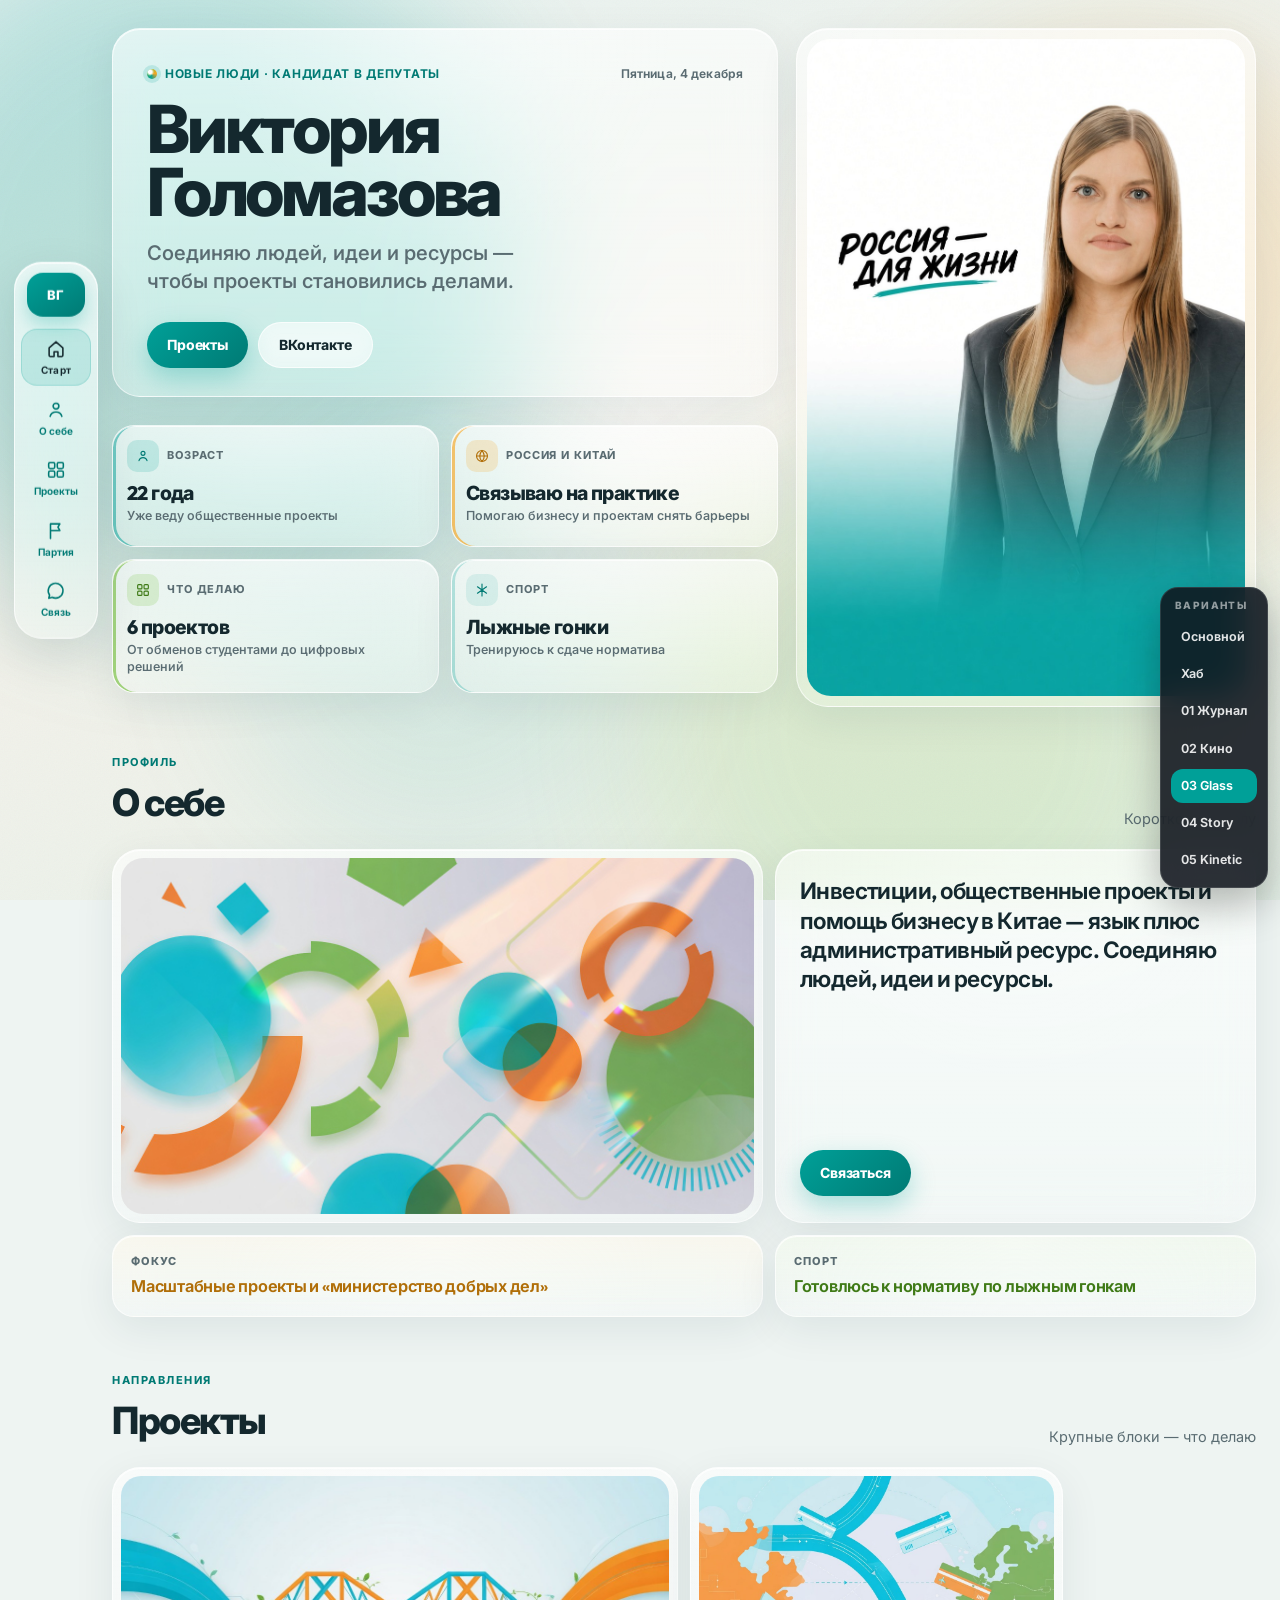
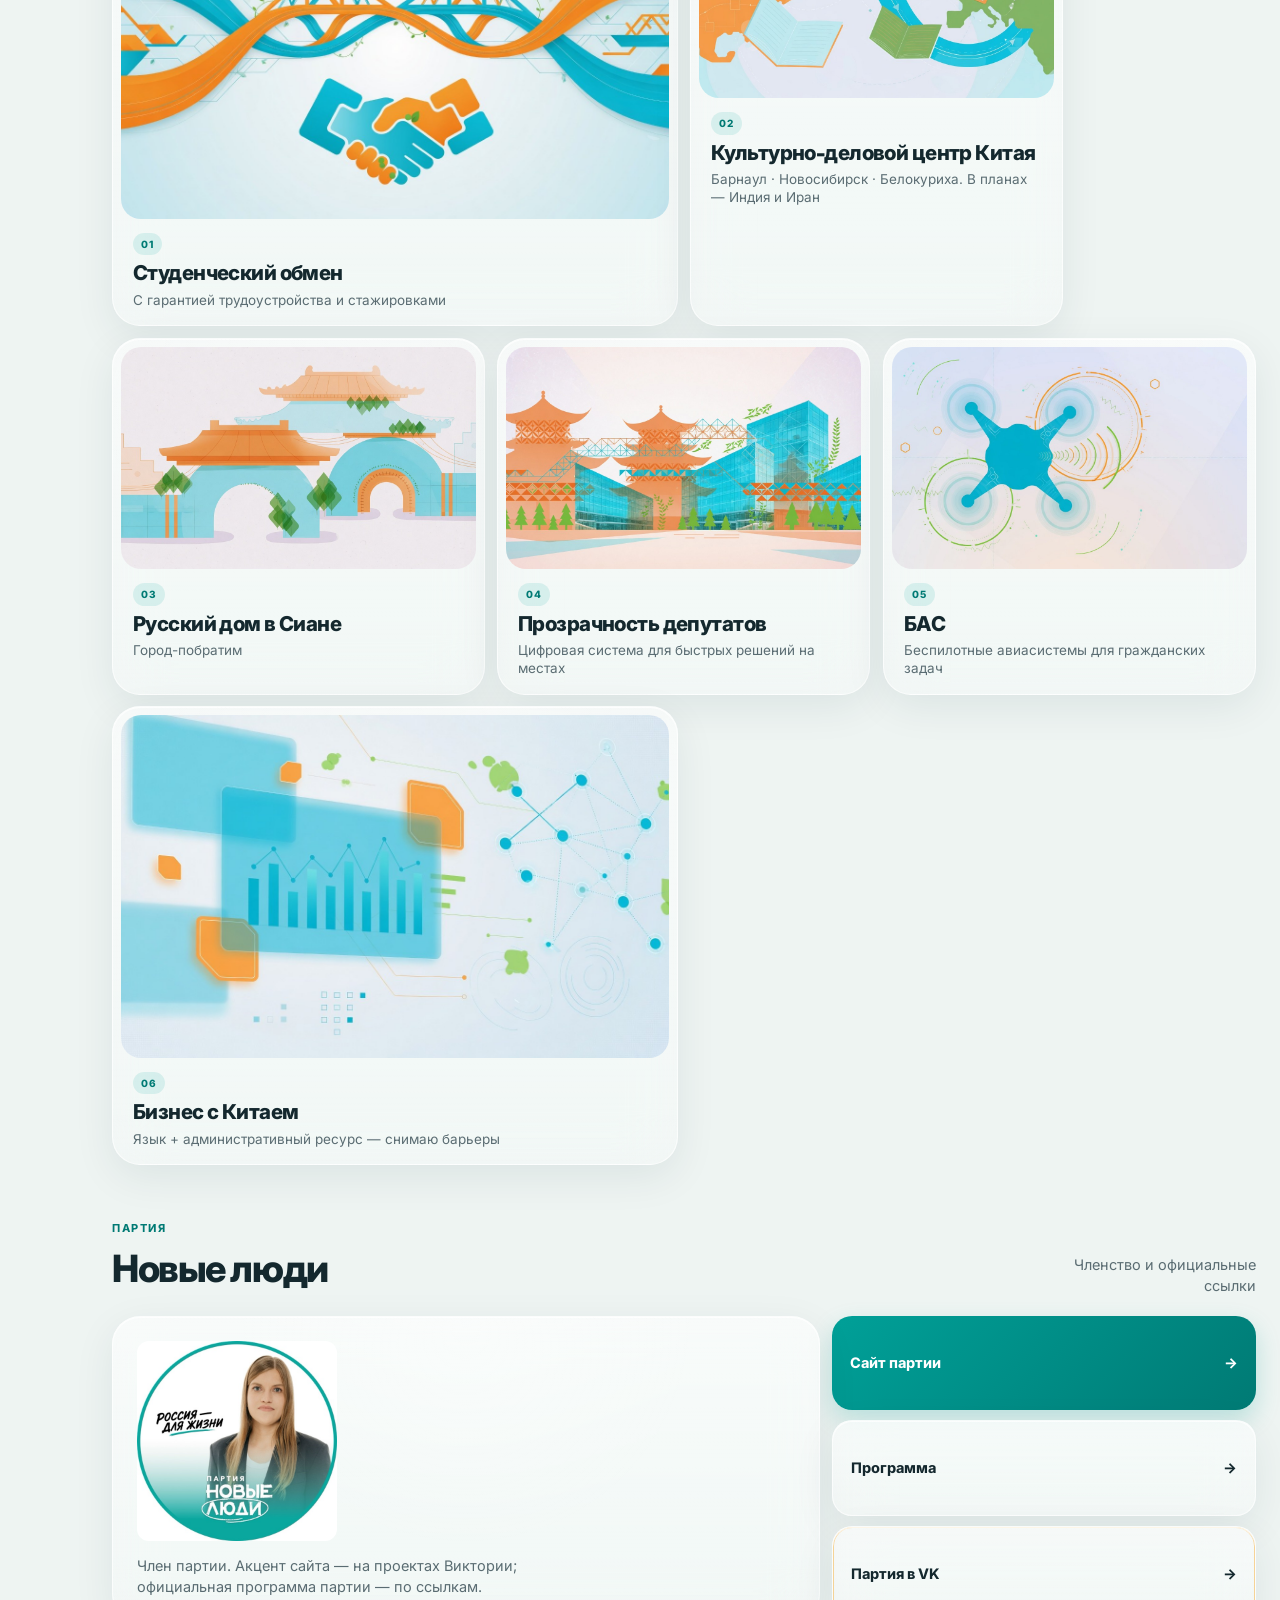
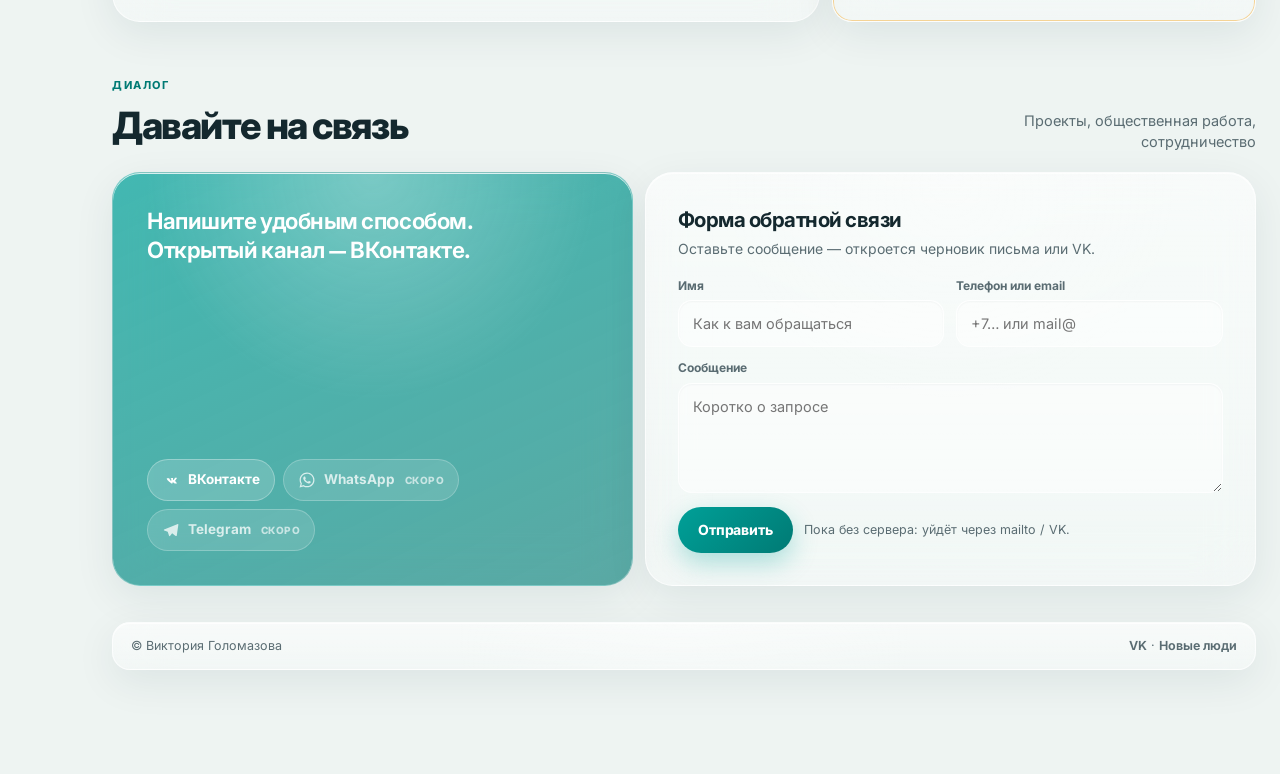
<file: variants/glass.html>
<!DOCTYPE html>
<html lang="ru">
<head>
  <meta charset="UTF-8" />
  <meta name="viewport" content="width=device-width, initial-scale=1, viewport-fit=cover" />
  <title>Виктория Голомазова</title>
  <meta name="description" content="Виктория Голомазова — общественный деятель, член партии «Новые люди», кандидат в депутаты." />
  <meta name="theme-color" content="#00a098" />
  <meta property="og:title" content="Виктория Голомазова" />
  <meta property="og:image" content="../media/photos/portrait-hero.jpg" />
  <link rel="preconnect" href="https://fonts.googleapis.com" />
  <link rel="preconnect" href="https://fonts.gstatic.com" crossorigin />
  <link href="https://fonts.googleapis.com/css2?family=Inter:wght@500;600;700&family=Outfit:wght@500;600;700;800&display=swap" rel="stylesheet" />
  <link rel="stylesheet" href="css/glass.css" />
  <link rel="stylesheet" href="css/switcher.css" />
</head>
<body>
  <a class="skip" href="#main">К содержанию</a>

  <div class="mesh" aria-hidden="true">
    <span class="blob blob-teal"></span>
    <span class="blob blob-orange"></span>
    <span class="blob blob-green"></span>
    <span class="blob blob-ice"></span>
  </div>

  <nav class="dock" aria-label="Разделы">
    <a class="dock-brand" href="#top" aria-label="Наверх">ВГ</a>
    <a class="dock-item is-on" href="#top" aria-current="true">
      <svg viewBox="0 0 24 24" aria-hidden="true"><path fill="none" stroke="currentColor" stroke-width="1.7" stroke-linejoin="round" d="M4.5 11 12 4.5 19.5 11v8.2a1.3 1.3 0 0 1-1.3 1.3h-4.1v-5.2h-4.2v5.2H5.8a1.3 1.3 0 0 1-1.3-1.3V11z"/></svg>
      <span>Старт</span>
    </a>
    <a class="dock-item" href="#about">
      <svg viewBox="0 0 24 24" aria-hidden="true"><circle cx="12" cy="8" r="3.15" fill="none" stroke="currentColor" stroke-width="1.7"/><path fill="none" stroke="currentColor" stroke-width="1.7" stroke-linecap="round" d="M5.6 19.2c.8-3.1 3.2-4.8 6.4-4.8s5.6 1.7 6.4 4.8"/></svg>
      <span>О себе</span>
    </a>
    <a class="dock-item" href="#projects">
      <svg viewBox="0 0 24 24" aria-hidden="true"><rect x="4" y="4" width="6.6" height="6.6" rx="1.5" fill="none" stroke="currentColor" stroke-width="1.7"/><rect x="13.4" y="4" width="6.6" height="6.6" rx="1.5" fill="none" stroke="currentColor" stroke-width="1.7"/><rect x="4" y="13.4" width="6.6" height="6.6" rx="1.5" fill="none" stroke="currentColor" stroke-width="1.7"/><rect x="13.4" y="13.4" width="6.6" height="6.6" rx="1.5" fill="none" stroke="currentColor" stroke-width="1.7"/></svg>
      <span>Проекты</span>
    </a>
    <a class="dock-item" href="#party">
      <svg viewBox="0 0 24 24" aria-hidden="true"><path fill="none" stroke="currentColor" stroke-width="1.7" stroke-linecap="round" stroke-linejoin="round" d="M6 20.5V4.5h10.2l-2.1 3.6 2.1 3.6H6"/></svg>
      <span>Партия</span>
    </a>
    <a class="dock-item" href="#contact">
      <svg viewBox="0 0 24 24" aria-hidden="true"><path fill="none" stroke="currentColor" stroke-width="1.7" stroke-linejoin="round" d="M5 16.6 4.1 20.2l3.7-1.15A8.05 8.05 0 1 0 5 16.6z"/></svg>
      <span>Связь</span>
    </a>
  </nav>

  <div class="os-shell">
    <main id="main">
      <section class="hero" id="top">
        <div class="hero-copy glass" data-tilt="5">
          <div class="hero-meta">
            <p class="kicker">
              <span class="orb" aria-hidden="true"></span>
              Новые люди · кандидат в депутаты
            </p>
            <p class="os-date" id="os-date">Сегодня</p>
          </div>
          <h1>Виктория<br />Голомазова</h1>
          <p class="lead">Соединяю людей, идеи и ресурсы — чтобы проекты становились делами.</p>
          <div class="hero-actions">
            <a class="btn btn-primary" href="#projects" data-magnetic>Проекты</a>
            <a class="btn btn-ghost" href="https://vk.ru/vic_project" target="_blank" rel="noopener">ВКонтакте</a>
          </div>
        </div>

        <figure class="hero-figure">
          <div class="hero-frame glass" data-tilt="7">
            <div class="bezel">
              <img
                src="../media/photos/portrait-hero.jpg"
                alt="Виктория Голомазова"
                width="933"
                height="1400"
                fetchpriority="high"
                decoding="async"
              />
            </div>
          </div>
        </figure>

        <ul class="facts" aria-label="Коротко о Виктории">
          <li class="widget glass accent-teal">
            <div class="widget-top">
              <span class="widget-icon" aria-hidden="true">
                <svg viewBox="0 0 24 24"><circle cx="12" cy="8" r="3" fill="none" stroke="currentColor" stroke-width="1.7"/><path d="M6 19c.7-3 2.9-4.6 6-4.6s5.3 1.6 6 4.6" fill="none" stroke="currentColor" stroke-width="1.7" stroke-linecap="round"/></svg>
              </span>
              <span class="widget-label">Возраст</span>
            </div>
            <b>22 года</b>
            <span class="widget-note">Уже веду общественные проекты</span>
          </li>
          <li class="widget glass accent-orange">
            <div class="widget-top">
              <span class="widget-icon" aria-hidden="true">
                <svg viewBox="0 0 24 24"><circle cx="12" cy="12" r="8.2" fill="none" stroke="currentColor" stroke-width="1.7"/><path d="M4 12h16M12 3.8c2.2 2.4 3.4 5.2 3.4 8.2S14.2 17.8 12 20.2C9.8 17.8 8.6 15 8.6 12S9.8 6.2 12 3.8z" fill="none" stroke="currentColor" stroke-width="1.7"/></svg>
              </span>
              <span class="widget-label">Россия и Китай</span>
            </div>
            <b>Связываю на практике</b>
            <span class="widget-note">Помогаю бизнесу и проектам снять барьеры</span>
          </li>
          <li class="widget glass accent-green">
            <div class="widget-top">
              <span class="widget-icon" aria-hidden="true">
                <svg viewBox="0 0 24 24"><rect x="4" y="4" width="6.4" height="6.4" rx="1.4" fill="none" stroke="currentColor" stroke-width="1.7"/><rect x="13.6" y="4" width="6.4" height="6.4" rx="1.4" fill="none" stroke="currentColor" stroke-width="1.7"/><rect x="4" y="13.6" width="6.4" height="6.4" rx="1.4" fill="none" stroke="currentColor" stroke-width="1.7"/><rect x="13.6" y="13.6" width="6.4" height="6.4" rx="1.4" fill="none" stroke="currentColor" stroke-width="1.7"/></svg>
              </span>
              <span class="widget-label">Что делаю</span>
            </div>
            <b>6 проектов</b>
            <span class="widget-note">От обменов студентами до цифровых решений</span>
          </li>
          <li class="widget glass accent-ice">
            <div class="widget-top">
              <span class="widget-icon" aria-hidden="true">
                <svg viewBox="0 0 24 24"><path d="M12 3v18M5.2 7.2 12 12l6.8-4.8M5.2 16.8 12 12l6.8 4.8" fill="none" stroke="currentColor" stroke-width="1.7" stroke-linecap="round" stroke-linejoin="round"/></svg>
              </span>
              <span class="widget-label">Спорт</span>
            </div>
            <b>Лыжные гонки</b>
            <span class="widget-note">Тренируюсь к сдаче норматива</span>
          </li>
        </ul>
      </section>

      <section class="section" id="about">
        <div class="section-head">
          <p class="eyebrow">Профиль</p>
          <h2>О себе</h2>
          <p>Коротко и по делу</p>
        </div>
        <div class="about-grid">
          <div class="about-visual glass" data-tilt="5">
            <img src="../media/illustrations/about.jpg" alt="" width="1280" height="720" loading="lazy" decoding="async" />
          </div>
          <div class="about-main glass">
            <p>Инвестиции, общественные проекты и помощь бизнесу в Китае — язык плюс административный ресурс. Соединяю людей, идеи и ресурсы.</p>
            <a class="btn btn-primary" href="#contact" data-magnetic>Связаться</a>
          </div>
          <div class="pill glass accent-orange">
            <h3>Фокус</h3>
            <p>Масштабные проекты и «министерство добрых дел»</p>
          </div>
          <div class="pill glass accent-green">
            <h3>Спорт</h3>
            <p>Готовлюсь к нормативу по лыжным гонкам</p>
          </div>
        </div>
      </section>

      <section class="section" id="projects">
        <div class="section-head">
          <p class="eyebrow">Направления</p>
          <h2>Проекты</h2>
          <p>Крупные блоки — что делаю</p>
        </div>
        <div class="bento">
          <article class="tile glass wide" data-tilt="6">
            <div class="tile-media">
              <img src="../media/illustrations/projects/01-exchange.jpg" alt="" width="1280" height="720" loading="lazy" decoding="async" />
            </div>
            <div class="tile-body">
              <span class="n">01</span>
              <h3>Студенческий обмен</h3>
              <p>С гарантией трудоустройства и стажировками</p>
            </div>
          </article>
          <article class="tile glass" data-tilt="6">
            <div class="tile-media">
              <img src="../media/illustrations/projects/02-china-center.jpg" alt="" width="1280" height="720" loading="lazy" decoding="async" />
            </div>
            <div class="tile-body">
              <span class="n">02</span>
              <h3>Культурно-деловой центр Китая</h3>
              <p>Барнаул · Новосибирск · Белокуриха. В планах — Индия и Иран</p>
            </div>
          </article>
          <article class="tile glass" data-tilt="6">
            <div class="tile-media">
              <img src="../media/illustrations/projects/03-xian-house.jpg" alt="" width="1280" height="720" loading="lazy" decoding="async" />
            </div>
            <div class="tile-body">
              <span class="n">03</span>
              <h3>Русский дом в Сиане</h3>
              <p>Город-побратим</p>
            </div>
          </article>
          <article class="tile glass" data-tilt="6">
            <div class="tile-media">
              <img src="../media/illustrations/projects/04-transparency.jpg" alt="" width="1280" height="720" loading="lazy" decoding="async" />
            </div>
            <div class="tile-body">
              <span class="n">04</span>
              <h3>Прозрачность депутатов</h3>
              <p>Цифровая система для быстрых решений на местах</p>
            </div>
          </article>
          <article class="tile glass" data-tilt="6">
            <div class="tile-media">
              <img src="../media/illustrations/projects/05-drones.jpg" alt="" width="1280" height="720" loading="lazy" decoding="async" />
            </div>
            <div class="tile-body">
              <span class="n">05</span>
              <h3>БАС</h3>
              <p>Беспилотные авиасистемы для гражданских задач</p>
            </div>
          </article>
          <article class="tile glass wide" data-tilt="6">
            <div class="tile-media">
              <img src="../media/illustrations/projects/06-business.jpg" alt="" width="1280" height="720" loading="lazy" decoding="async" />
            </div>
            <div class="tile-body">
              <span class="n">06</span>
              <h3>Бизнес с Китаем</h3>
              <p>Язык + административный ресурс — снимаю барьеры</p>
            </div>
          </article>
        </div>
      </section>

      <section class="section" id="party">
        <div class="section-head">
          <p class="eyebrow">Партия</p>
          <h2>Новые люди</h2>
          <p>Членство и официальные ссылки</p>
        </div>
        <div class="party-row">
          <div class="party-card glass" data-tilt="5">
            <img class="party-logo" src="../media/brand/newpeople-logo.jpg" alt="Логотип партии «Новые люди»" width="280" height="160" loading="lazy" />
            <p>Член партии. Акцент сайта — на проектах Виктории; официальная программа партии — по ссылкам.</p>
          </div>
          <div class="party-links">
            <a href="https://newpeople.ru/" target="_blank" rel="noopener">Сайт партии <span aria-hidden="true">→</span></a>
            <a class="soft" href="https://newpeople.ru/program" target="_blank" rel="noopener">Программа <span aria-hidden="true">→</span></a>
            <a class="soft orange-edge" href="https://vk.ru/party.newpeople" target="_blank" rel="noopener">Партия в VK <span aria-hidden="true">→</span></a>
          </div>
        </div>
      </section>

      <section class="section contact" id="contact">
        <div class="section-head">
          <p class="eyebrow">Диалог</p>
          <h2>Давайте на связь</h2>
          <p>Проекты, общественная работа, сотрудничество</p>
        </div>
        <div class="contact-wrap">
          <div class="contact-card glass" data-tilt="4">
            <p>Напишите удобным способом. Открытый канал — ВКонтакте.</p>
            <div class="social-row" aria-label="Мессенджеры">
              <a class="social-btn" href="https://vk.ru/vic_project" target="_blank" rel="noopener" data-magnetic>
                <svg viewBox="0 0 24 24" aria-hidden="true"><path fill="currentColor" d="M12.6 16.8h.9s.3-.03.4-.2c.1-.1.1-.3.1-.3s0-1.1.5-1.3c.5-.2 1.2.9 1.9 1.4.5.3.9.3.9.3l1.9-.03s1-.06.5-.8c-.04-.06-.3-.6-1.4-1.7-1.2-1.1-1-.9.4-2.8.8-1.2 1.2-1.9 1.1-2.2-.1-.3-.6-.2-.6-.2h-1.7s-.1 0-.2.05c-.1.05-.2.2-.2.2s-.3.8-.7 1.5c-.9 1.4-1.2 1.5-1.4 1.4-.4-.2-.3-.7-.3-1.1 0-1.2.2-1.7-.4-1.8-.2 0-.3 0-.5-.01-.4 0-1.1.01-1.7.4-.4.3-.6.8-.6.8s-.1.2.1.2c.2 0 .5-.1.7.3.2.5.2 1.2.2 1.2s.1.8-.3.9c-.2.1-.6-.1-1.3-1.1-.6-.8-1-1.7-1-1.7s-.1-.2-.2-.3c-.1-.1-.3-.1-.3-.1H6.7s-.5.01-.3.4c.1.3.6 1.4 1.9 2.9 1.7 1.9 3.4 2.9 3.4 2.9z"/></svg>
                ВКонтакте
              </a>
              <span class="social-btn is-soon" title="Ссылку добавим позже" role="text">
                <svg viewBox="0 0 24 24" aria-hidden="true"><path fill="currentColor" d="M19.05 4.91A9.82 9.82 0 0 0 12.04 2C6.58 2 2.14 6.44 2.14 11.9c0 1.75.46 3.45 1.32 4.95L2 22l5.25-1.38c1.45.79 3.08 1.21 4.79 1.21h.01c5.46 0 9.9-4.44 9.9-9.9 0-2.65-1.03-5.14-2.9-7.02zM12.04 20.15c-1.48 0-2.93-.4-4.2-1.15l-.3-.18-3.12.82.83-3.04-.2-.31a8.2 8.2 0 0 1-1.26-4.38c0-4.54 3.7-8.24 8.25-8.24 2.2 0 4.27.86 5.82 2.42a8.18 8.18 0 0 1 2.41 5.83c0 4.54-3.7 8.23-8.23 8.23zm4.52-6.16c-.25-.12-1.47-.72-1.7-.81-.23-.08-.39-.12-.56.12-.17.25-.64.81-.79.97-.14.17-.29.19-.54.06-.25-.12-1.05-.39-2-1.23-.74-.66-1.23-1.47-1.38-1.72-.14-.25-.02-.38.11-.51.11-.11.25-.29.37-.43.12-.14.17-.25.25-.41.08-.17.04-.31-.02-.43-.06-.12-.56-1.35-.76-1.84-.2-.49-.4-.42-.56-.43h-.48c-.17 0-.43.06-.66.31-.22.25-.86.85-.86 2.07 0 1.22.88 2.4 1 2.56.12.17 1.75 2.67 4.23 3.74 2.49 1.07 2.49.71 2.94.67.45-.05 1.47-.6 1.68-1.18.21-.58.21-1.07.14-1.18-.06-.1-.22-.17-.47-.29z"/></svg>
                WhatsApp
              </span>
              <span class="social-btn is-soon" title="Ссылку добавим позже" role="text">
                <svg viewBox="0 0 24 24" aria-hidden="true"><path fill="currentColor" d="M21.9 4.1c-.2-.2-.5-.2-.8-.1L2.8 11.3c-.4.2-.5.6-.3 1 .1.2.3.3.5.4l4.6 1.5 1.8 5.5c.1.3.4.5.7.5h.1c.3 0 .5-.1.7-.4l2.6-3.4 4.7 3.5c.2.1.4.2.6.2.1 0 .3 0 .4-.1.3-.1.5-.4.5-.8l2.1-14.2c0-.3-.1-.6-.4-.7z"/></svg>
                Telegram
              </span>
            </div>
          </div>

          <div class="contact-form-card glass">
            <h3>Форма обратной связи</h3>
            <p class="form-lead">Оставьте сообщение — откроется черновик письма или VK.</p>
            <form id="contact-form" novalidate>
              <div class="form-grid">
                <div class="form-field">
                  <label for="cf-name">Имя</label>
                  <input id="cf-name" name="name" type="text" autocomplete="name" required placeholder="Как к вам обращаться" />
                </div>
                <div class="form-field">
                  <label for="cf-contact">Телефон или email</label>
                  <input id="cf-contact" name="contact" type="text" autocomplete="email" required placeholder="+7… или mail@" />
                </div>
                <div class="form-field full">
                  <label for="cf-msg">Сообщение</label>
                  <textarea id="cf-msg" name="message" required placeholder="Коротко о запросе"></textarea>
                </div>
              </div>
              <div class="form-actions">
                <button class="btn btn-primary" type="submit" data-magnetic>Отправить</button>
                <p class="form-note">Пока без сервера: уйдёт через mailto / VK.</p>
              </div>
              <p class="form-status" id="cf-status" role="status" aria-live="polite"></p>
            </form>
          </div>
        </div>
      </section>
    </main>

    <footer class="foot">
      <div class="foot-inner glass">
        <div>© Виктория Голомазова</div>
        <div>
          <a href="https://vk.ru/vic_project" target="_blank" rel="noopener">VK</a>
          ·
          <a href="https://newpeople.ru/" target="_blank" rel="noopener">Новые люди</a>
        </div>
      </div>
    </footer>
  </div>

  <script src="js/glass.js" defer></script>
  <script src="js/switcher.js" defer></script>
</body>
</html>
</file>
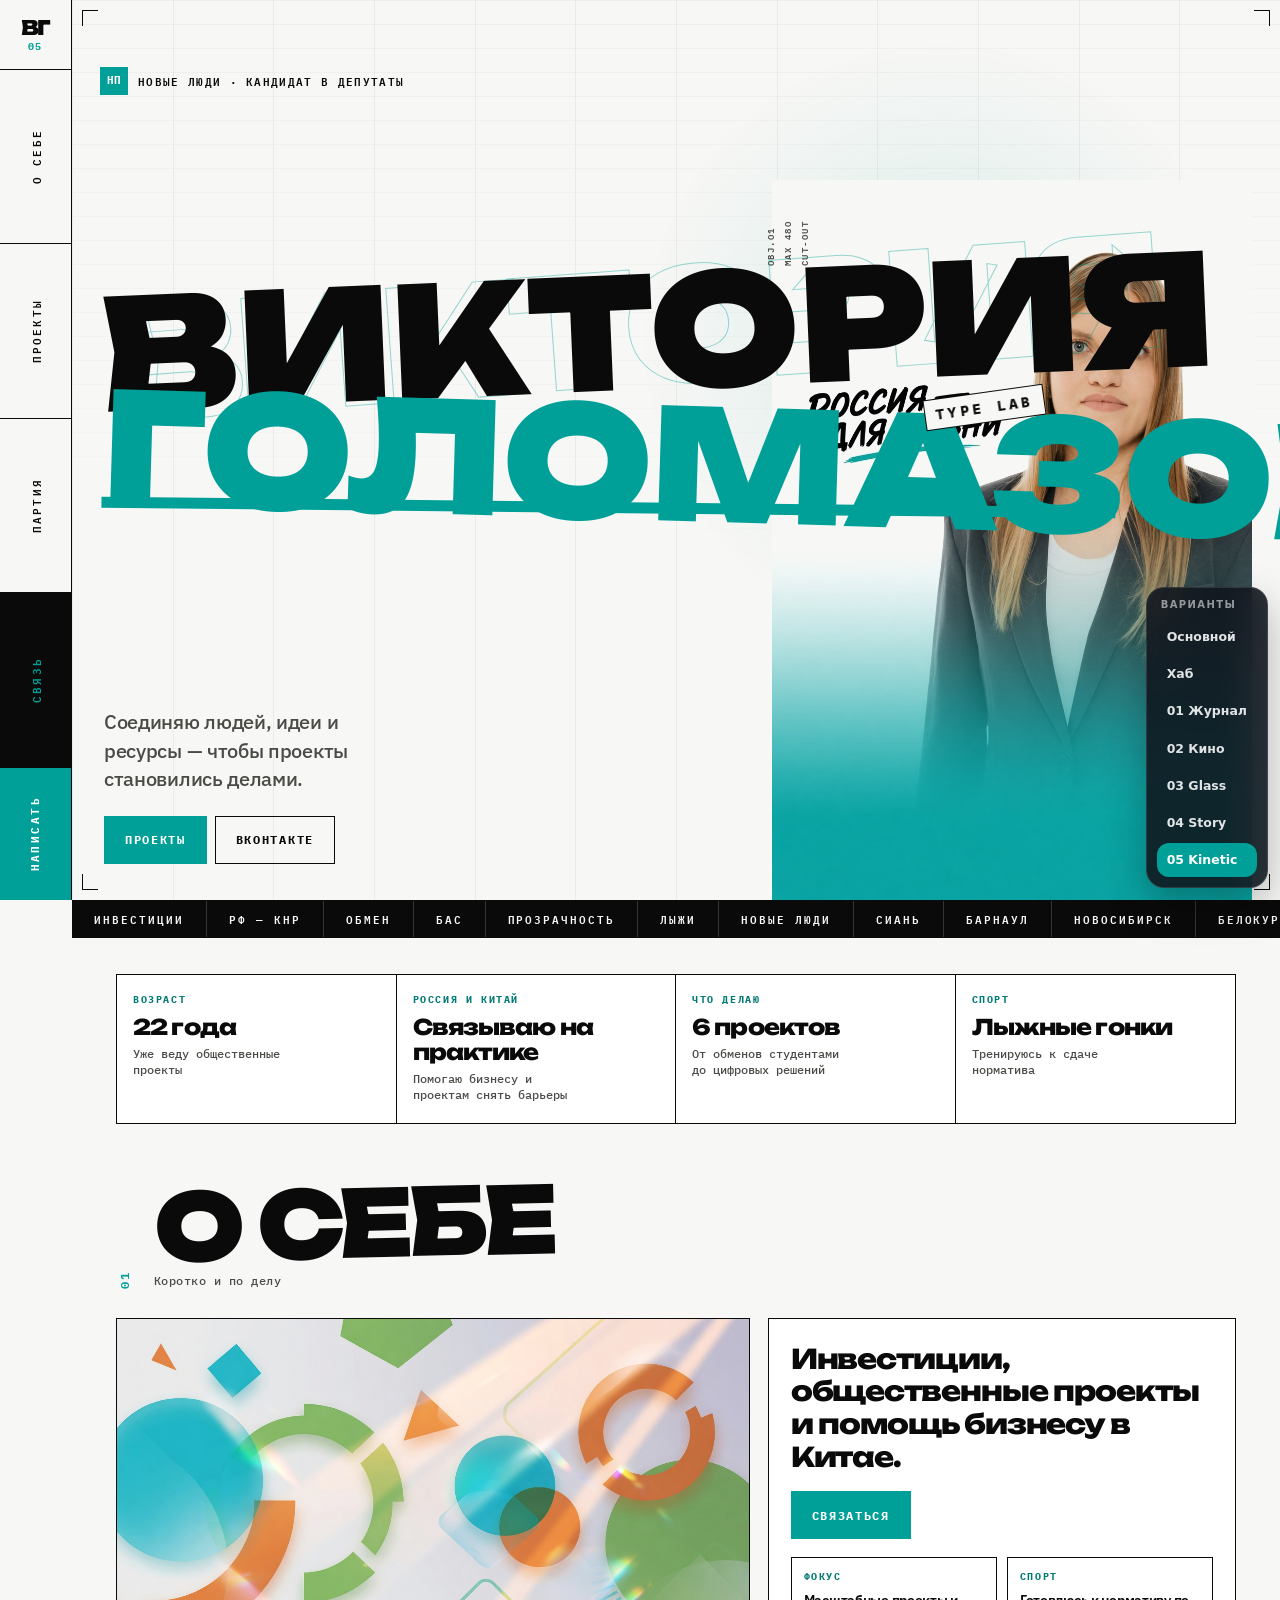
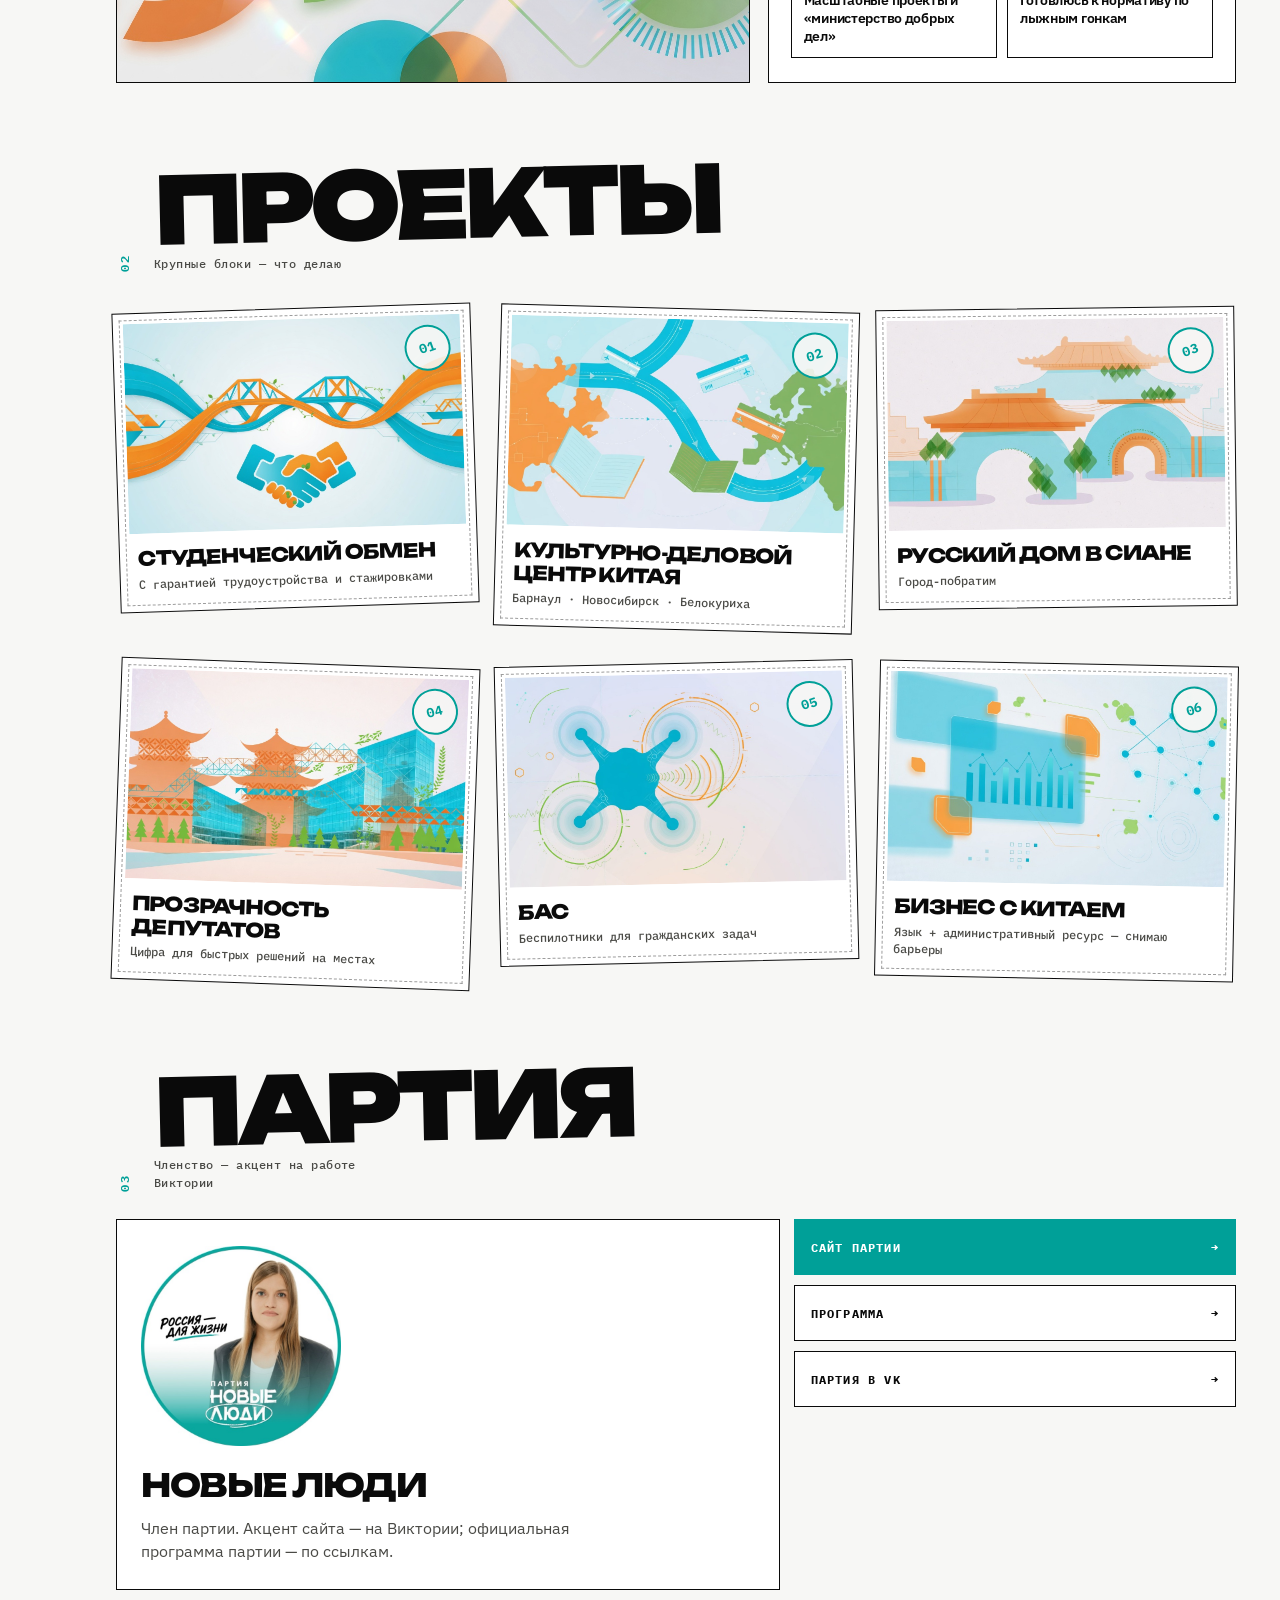
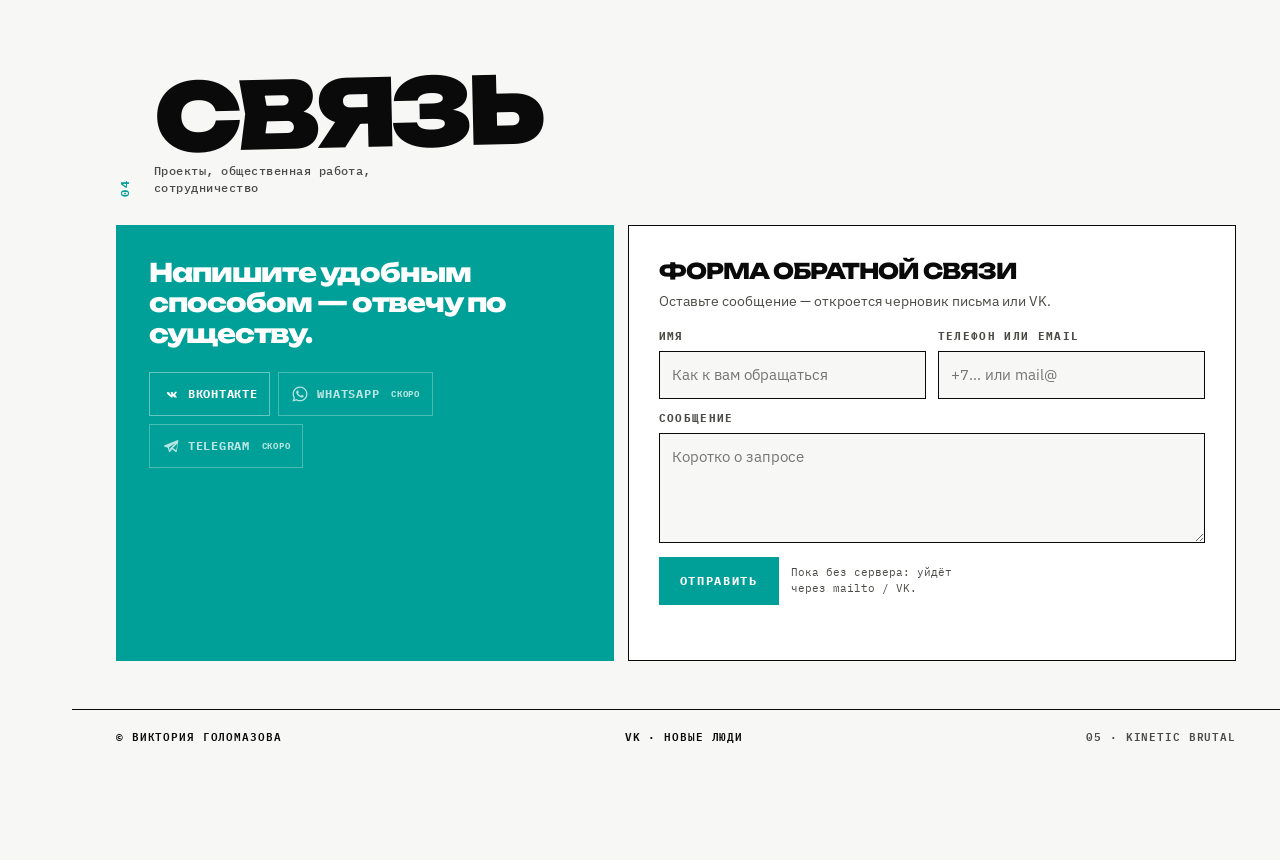
<file: variants/kinetic.html>
<!DOCTYPE html>
<html lang="ru">
<head>
  <meta charset="UTF-8" />
  <meta name="viewport" content="width=device-width, initial-scale=1, viewport-fit=cover" />
  <title>Виктория Голомазова · Type Lab</title>
  <meta name="description" content="Виктория Голомазова — общественный деятель, член партии «Новые люди», кандидат в депутаты." />
  <meta name="theme-color" content="#00a098" />
  <meta property="og:title" content="Виктория Голомазова · Type Lab" />
  <meta property="og:image" content="../media/photos/portrait-hero.jpg" />
  <link rel="preconnect" href="https://fonts.googleapis.com" />
  <link rel="preconnect" href="https://fonts.gstatic.com" crossorigin />
  <link href="https://fonts.googleapis.com/css2?family=IBM+Plex+Mono:wght@400;500;600;700&family=IBM+Plex+Sans:wght@400;500;600;700&family=Unbounded:wght@500;700;800;900&display=swap" rel="stylesheet" />
  <link rel="stylesheet" href="css/kinetic.css" />
  <link rel="stylesheet" href="css/switcher.css" />
</head>
<body>
  <a class="skip" href="#main">К содержанию</a>

  <nav class="k-nav" aria-label="Разделы">
    <a class="k-mark" href="#top">
      <span class="k-mark-lg">ВГ</span>
      <span class="k-mark-sub">05</span>
    </a>
    <div class="k-nav-links">
      <a href="#about"><span>О себе</span></a>
      <a href="#projects"><span>Проекты</span></a>
      <a href="#party"><span>Партия</span></a>
      <a href="#contact"><span>Связь</span></a>
    </div>
    <a class="k-nav-cta" href="https://vk.ru/vic_project" target="_blank" rel="noopener">
      <span>Написать</span>
    </a>
  </nav>

  <main id="main">
    <section class="k-hero" id="top">
      <span class="k-crop k-crop--tl" aria-hidden="true"></span>
      <span class="k-crop k-crop--tr" aria-hidden="true"></span>
      <span class="k-crop k-crop--bl" aria-hidden="true"></span>
      <span class="k-crop k-crop--br" aria-hidden="true"></span>

      <p class="k-kicker">
        <span class="k-kicker-idx">НП</span>
        Новые люди · кандидат в депутаты
      </p>

      <h1 class="k-display" data-magnetic="28">
        <span class="visually-hidden">Виктория Голомазова</span>
        <span class="k-ghost" aria-hidden="true">ВИКТОРИЯ</span>
        <span class="k-line k-line--a" data-scramble aria-hidden="true">ВИКТОРИЯ</span>
        <span class="k-line k-line--b" data-scramble aria-hidden="true">ГОЛОМАЗОВА</span>
        <span class="k-badge" aria-hidden="true">Type Lab</span>
      </h1>

      <div class="k-hero-copy">
        <p class="k-lead">Соединяю людей, идеи и ресурсы — чтобы проекты становились делами.</p>
        <div class="k-actions">
          <a class="k-btn k-btn--fill" href="#projects">Проекты</a>
          <a class="k-btn k-btn--ghost" href="https://vk.ru/vic_project" target="_blank" rel="noopener">ВКонтакте</a>
        </div>
      </div>

      <figure class="k-cutout">
        <p class="k-obj-meta" aria-hidden="true">
          <span>OBJ.01</span>
          <span>MAX 480</span>
          <span>CUT-OUT</span>
        </p>
        <img
          src="../media/photos/portrait-hero.jpg"
          alt="Виктория Голомазова"
          width="933"
          height="1400"
          fetchpriority="high"
          decoding="async"
        />
      </figure>
    </section>

    <div class="k-marquee" aria-hidden="true">
      <div class="k-marquee-track">
        <span>Инвестиции</span><span>РФ — КНР</span><span>Обмен</span><span>БАС</span><span>Прозрачность</span><span>Лыжи</span><span>Новые люди</span><span>Сиань</span><span>Барнаул</span><span>Новосибирск</span><span>Белокуриха</span>
        <span>Инвестиции</span><span>РФ — КНР</span><span>Обмен</span><span>БАС</span><span>Прозрачность</span><span>Лыжи</span><span>Новые люди</span><span>Сиань</span><span>Барнаул</span><span>Новосибирск</span><span>Белокуриха</span>
      </div>
    </div>

    <div class="k-facts" aria-label="Коротко о Виктории">
      <article class="k-fact">
        <span class="k-fact-k">Возраст</span>
        <b>22 года</b>
        <span class="k-fact-v">Уже веду общественные проекты</span>
      </article>
      <article class="k-fact">
        <span class="k-fact-k">Россия и Китай</span>
        <b>Связываю на практике</b>
        <span class="k-fact-v">Помогаю бизнесу и проектам снять барьеры</span>
      </article>
      <article class="k-fact">
        <span class="k-fact-k">Что делаю</span>
        <b>6 проектов</b>
        <span class="k-fact-v">От обменов студентами до цифровых решений</span>
      </article>
      <article class="k-fact">
        <span class="k-fact-k">Спорт</span>
        <b>Лыжные гонки</b>
        <span class="k-fact-v">Тренируюсь к сдаче норматива</span>
      </article>
    </div>

    <section class="k-section" id="about">
      <div class="k-wrap">
        <header class="k-sec-head">
          <span class="k-sec-idx">01</span>
          <div class="k-sec-title-wrap" data-magnetic="14">
            <h2 class="k-sec-title"><span data-scramble>О себе</span></h2>
          </div>
          <p>Коротко и по делу</p>
        </header>

        <div class="k-about">
          <figure class="k-about-fig">
            <img src="../media/illustrations/about.jpg" alt="" width="1280" height="720" loading="lazy" decoding="async" />
          </figure>
          <div class="k-about-copy">
            <p class="k-about-lead">Инвестиции, общественные проекты и помощь бизнесу в Китае.</p>
            <a class="k-btn k-btn--fill" href="#contact">Связаться</a>
            <div class="k-about-pills">
              <article>
                <h3>Фокус</h3>
                <p>Масштабные проекты и «министерство добрых дел»</p>
              </article>
              <article>
                <h3>Спорт</h3>
                <p>Готовлюсь к нормативу по лыжным гонкам</p>
              </article>
            </div>
          </div>
        </div>
      </div>
    </section>

    <section class="k-section" id="projects">
      <div class="k-wrap">
        <header class="k-sec-head">
          <span class="k-sec-idx">02</span>
          <div class="k-sec-title-wrap" data-magnetic="14">
            <h2 class="k-sec-title"><span data-scramble>Проекты</span></h2>
          </div>
          <p>Крупные блоки — что делаю</p>
        </header>

        <div class="k-stamps">
          <article class="k-stamp">
            <div class="k-stamp-media">
              <img src="../media/illustrations/projects/01-exchange.jpg" alt="" width="1280" height="720" loading="lazy" decoding="async" />
              <span class="k-postmark" aria-hidden="true">01</span>
            </div>
            <div class="k-stamp-body">
              <h3>Студенческий обмен</h3>
              <p>С гарантией трудоустройства и стажировками</p>
            </div>
          </article>

          <article class="k-stamp">
            <div class="k-stamp-media">
              <img src="../media/illustrations/projects/02-china-center.jpg" alt="" width="1280" height="720" loading="lazy" decoding="async" />
              <span class="k-postmark" aria-hidden="true">02</span>
            </div>
            <div class="k-stamp-body">
              <h3>Культурно-деловой центр Китая</h3>
              <p>Барнаул · Новосибирск · Белокуриха</p>
            </div>
          </article>

          <article class="k-stamp">
            <div class="k-stamp-media">
              <img src="../media/illustrations/projects/03-xian-house.jpg" alt="" width="1280" height="720" loading="lazy" decoding="async" />
              <span class="k-postmark" aria-hidden="true">03</span>
            </div>
            <div class="k-stamp-body">
              <h3>Русский дом в Сиане</h3>
              <p>Город-побратим</p>
            </div>
          </article>

          <article class="k-stamp">
            <div class="k-stamp-media">
              <img src="../media/illustrations/projects/04-transparency.jpg" alt="" width="1280" height="720" loading="lazy" decoding="async" />
              <span class="k-postmark" aria-hidden="true">04</span>
            </div>
            <div class="k-stamp-body">
              <h3>Прозрачность депутатов</h3>
              <p>Цифра для быстрых решений на местах</p>
            </div>
          </article>

          <article class="k-stamp">
            <div class="k-stamp-media">
              <img src="../media/illustrations/projects/05-drones.jpg" alt="" width="1280" height="720" loading="lazy" decoding="async" />
              <span class="k-postmark" aria-hidden="true">05</span>
            </div>
            <div class="k-stamp-body">
              <h3>БАС</h3>
              <p>Беспилотники для гражданских задач</p>
            </div>
          </article>

          <article class="k-stamp">
            <div class="k-stamp-media">
              <img src="../media/illustrations/projects/06-business.jpg" alt="" width="1280" height="720" loading="lazy" decoding="async" />
              <span class="k-postmark" aria-hidden="true">06</span>
            </div>
            <div class="k-stamp-body">
              <h3>Бизнес с Китаем</h3>
              <p>Язык + административный ресурс — снимаю барьеры</p>
            </div>
          </article>
        </div>
      </div>
    </section>

    <section class="k-section" id="party">
      <div class="k-wrap">
        <header class="k-sec-head">
          <span class="k-sec-idx">03</span>
          <div class="k-sec-title-wrap" data-magnetic="14">
            <h2 class="k-sec-title"><span data-scramble>Партия</span></h2>
          </div>
          <p>Членство — акцент на работе Виктории</p>
        </header>

        <div class="k-party">
          <div class="k-party-card">
            <img class="k-party-logo" src="../media/brand/newpeople-logo.jpg" alt="Логотип партии «Новые люди»" width="280" height="160" loading="lazy" />
            <h3>Новые люди</h3>
            <p>Член партии. Акцент сайта — на Виктории; официальная программа партии — по ссылкам.</p>
          </div>
          <div class="k-party-links">
            <a href="https://newpeople.ru/" target="_blank" rel="noopener">Сайт партии <span aria-hidden="true">→</span></a>
            <a href="https://newpeople.ru/program" target="_blank" rel="noopener">Программа <span aria-hidden="true">→</span></a>
            <a href="https://vk.ru/party.newpeople" target="_blank" rel="noopener">Партия в VK <span aria-hidden="true">→</span></a>
          </div>
        </div>
      </div>
    </section>

    <section class="k-section k-section--contact" id="contact">
      <div class="k-wrap">
        <header class="k-sec-head">
          <span class="k-sec-idx">04</span>
          <div class="k-sec-title-wrap" data-magnetic="14">
            <h2 class="k-sec-title"><span data-scramble>Связь</span></h2>
          </div>
          <p>Проекты, общественная работа, сотрудничество</p>
        </header>

        <div class="k-contact">
          <div class="k-contact-card">
            <p class="k-contact-lead">Напишите удобным способом — отвечу по существу.</p>
            <div class="k-social" aria-label="Мессенджеры">
              <a class="k-social-btn" href="https://vk.ru/vic_project" target="_blank" rel="noopener">
                <svg viewBox="0 0 24 24" aria-hidden="true"><path fill="currentColor" d="M12.6 16.8h.9s.3-.03.4-.2c.1-.1.1-.3.1-.3s0-1.1.5-1.3c.5-.2 1.2.9 1.9 1.4.5.3.9.3.9.3l1.9-.03s1-.06.5-.8c-.04-.06-.3-.6-1.4-1.7-1.2-1.1-1-.9.4-2.8.8-1.2 1.2-1.9 1.1-2.2-.1-.3-.6-.2-.6-.2h-1.7s-.1 0-.2.05c-.1.05-.2.2-.2.2s-.3.8-.7 1.5c-.9 1.4-1.2 1.5-1.4 1.4-.4-.2-.3-.7-.3-1.1 0-1.2.2-1.7-.4-1.8-.2 0-.3 0-.5-.01-.4 0-1.1.01-1.7.4-.4.3-.6.8-.6.8s-.1.2.1.2c.2 0 .5-.1.7.3.2.5.2 1.2.2 1.2s.1.8-.3.9c-.2.1-.6-.1-1.3-1.1-.6-.8-1-1.7-1-1.7s-.1-.2-.2-.3c-.1-.1-.3-.1-.3-.1H6.7s-.5.01-.3.4c.1.3.6 1.4 1.9 2.9 1.7 1.9 3.4 2.9 3.4 2.9z"/></svg>
                ВКонтакте
              </a>
              <span class="k-social-btn is-soon" title="Ссылку добавим позже" role="text">
                <svg viewBox="0 0 24 24" aria-hidden="true"><path fill="currentColor" d="M19.05 4.91A9.82 9.82 0 0 0 12.04 2C6.58 2 2.14 6.44 2.14 11.9c0 1.75.46 3.45 1.32 4.95L2 22l5.25-1.38c1.45.79 3.08 1.21 4.79 1.21h.01c5.46 0 9.9-4.44 9.9-9.9 0-2.65-1.03-5.14-2.9-7.02zM12.04 20.15c-1.48 0-2.93-.4-4.2-1.15l-.3-.18-3.12.82.83-3.04-.2-.31a8.2 8.2 0 0 1-1.26-4.38c0-4.54 3.7-8.24 8.25-8.24 2.2 0 4.27.86 5.82 2.42a8.18 8.18 0 0 1 2.41 5.83c0 4.54-3.7 8.23-8.23 8.23zm4.52-6.16c-.25-.12-1.47-.72-1.7-.81-.23-.08-.39-.12-.56.12-.17.25-.64.81-.79.97-.14.17-.29.19-.54.06-.25-.12-1.05-.39-2-1.23-.74-.66-1.23-1.47-1.38-1.72-.14-.25-.02-.38.11-.51.11-.11.25-.29.37-.43.12-.14.17-.25.25-.41.08-.17.04-.31-.02-.43-.06-.12-.56-1.35-.76-1.84-.2-.49-.4-.42-.56-.43h-.48c-.17 0-.43.06-.66.31-.22.25-.86.85-.86 2.07 0 1.22.88 2.4 1 2.56.12.17 1.75 2.67 4.23 3.74 2.49 1.07 2.49.71 2.94.67.45-.05 1.47-.6 1.68-1.18.21-.58.21-1.07.14-1.18-.06-.1-.22-.17-.47-.29z"/></svg>
                WhatsApp
              </span>
              <span class="k-social-btn is-soon" title="Ссылку добавим позже" role="text">
                <svg viewBox="0 0 24 24" aria-hidden="true"><path fill="currentColor" d="M21.9 4.1c-.2-.2-.5-.2-.8-.1L2.8 11.3c-.4.2-.5.6-.3 1 .1.2.3.3.5.4l4.6 1.5 1.8 5.5c.1.3.4.5.7.5h.1c.3 0 .5-.1.7-.4l2.6-3.4 4.7 3.5c.2.1.4.2.6.2.1 0 .3 0 .4-.1.3-.1.5-.4.5-.8l2.1-14.2c0-.3-.1-.6-.4-.7zM9.3 13.8l8.6-5.4-6.7 6.5-.3.3-.4 2.5-1.2-3.9zm2.2 5.1.3-1.9 1.3 1-1.6.9zm7.4-1.1-4.3-3.2 6.1-5.9-1.8 9.1z"/></svg>
                Telegram
              </span>
            </div>
          </div>

          <div class="k-form-card">
            <h3>Форма обратной связи</h3>
            <p class="k-form-lead">Оставьте сообщение — откроется черновик письма или VK.</p>
            <form id="contact-form" novalidate>
              <div class="k-form-grid">
                <div class="k-field">
                  <label for="cf-name">Имя</label>
                  <input id="cf-name" name="name" type="text" autocomplete="name" required placeholder="Как к вам обращаться" />
                </div>
                <div class="k-field">
                  <label for="cf-contact">Телефон или email</label>
                  <input id="cf-contact" name="contact" type="text" autocomplete="email" required placeholder="+7… или mail@" />
                </div>
                <div class="k-field k-field--full">
                  <label for="cf-msg">Сообщение</label>
                  <textarea id="cf-msg" name="message" required placeholder="Коротко о запросе"></textarea>
                </div>
              </div>
              <div class="k-form-actions">
                <button class="k-btn k-btn--fill" type="submit">Отправить</button>
                <p class="k-form-note">Пока без сервера: уйдёт через mailto / VK.</p>
              </div>
              <p class="k-form-status" id="cf-status" role="status" aria-live="polite"></p>
            </form>
          </div>
        </div>
      </div>
    </section>
  </main>

  <footer class="k-foot">
    <div class="k-foot-inner">
      <div>© Виктория Голомазова</div>
      <div class="k-foot-links">
        <a href="https://vk.ru/vic_project" target="_blank" rel="noopener">VK</a>
        <span aria-hidden="true">·</span>
        <a href="https://newpeople.ru/" target="_blank" rel="noopener">Новые люди</a>
      </div>
      <div class="k-foot-lab" aria-hidden="true">05 · Kinetic Brutal</div>
    </div>
  </footer>

  <script src="js/kinetic.js" defer></script>
  <script src="js/switcher.js" defer></script>
</body>
</html>
</file>
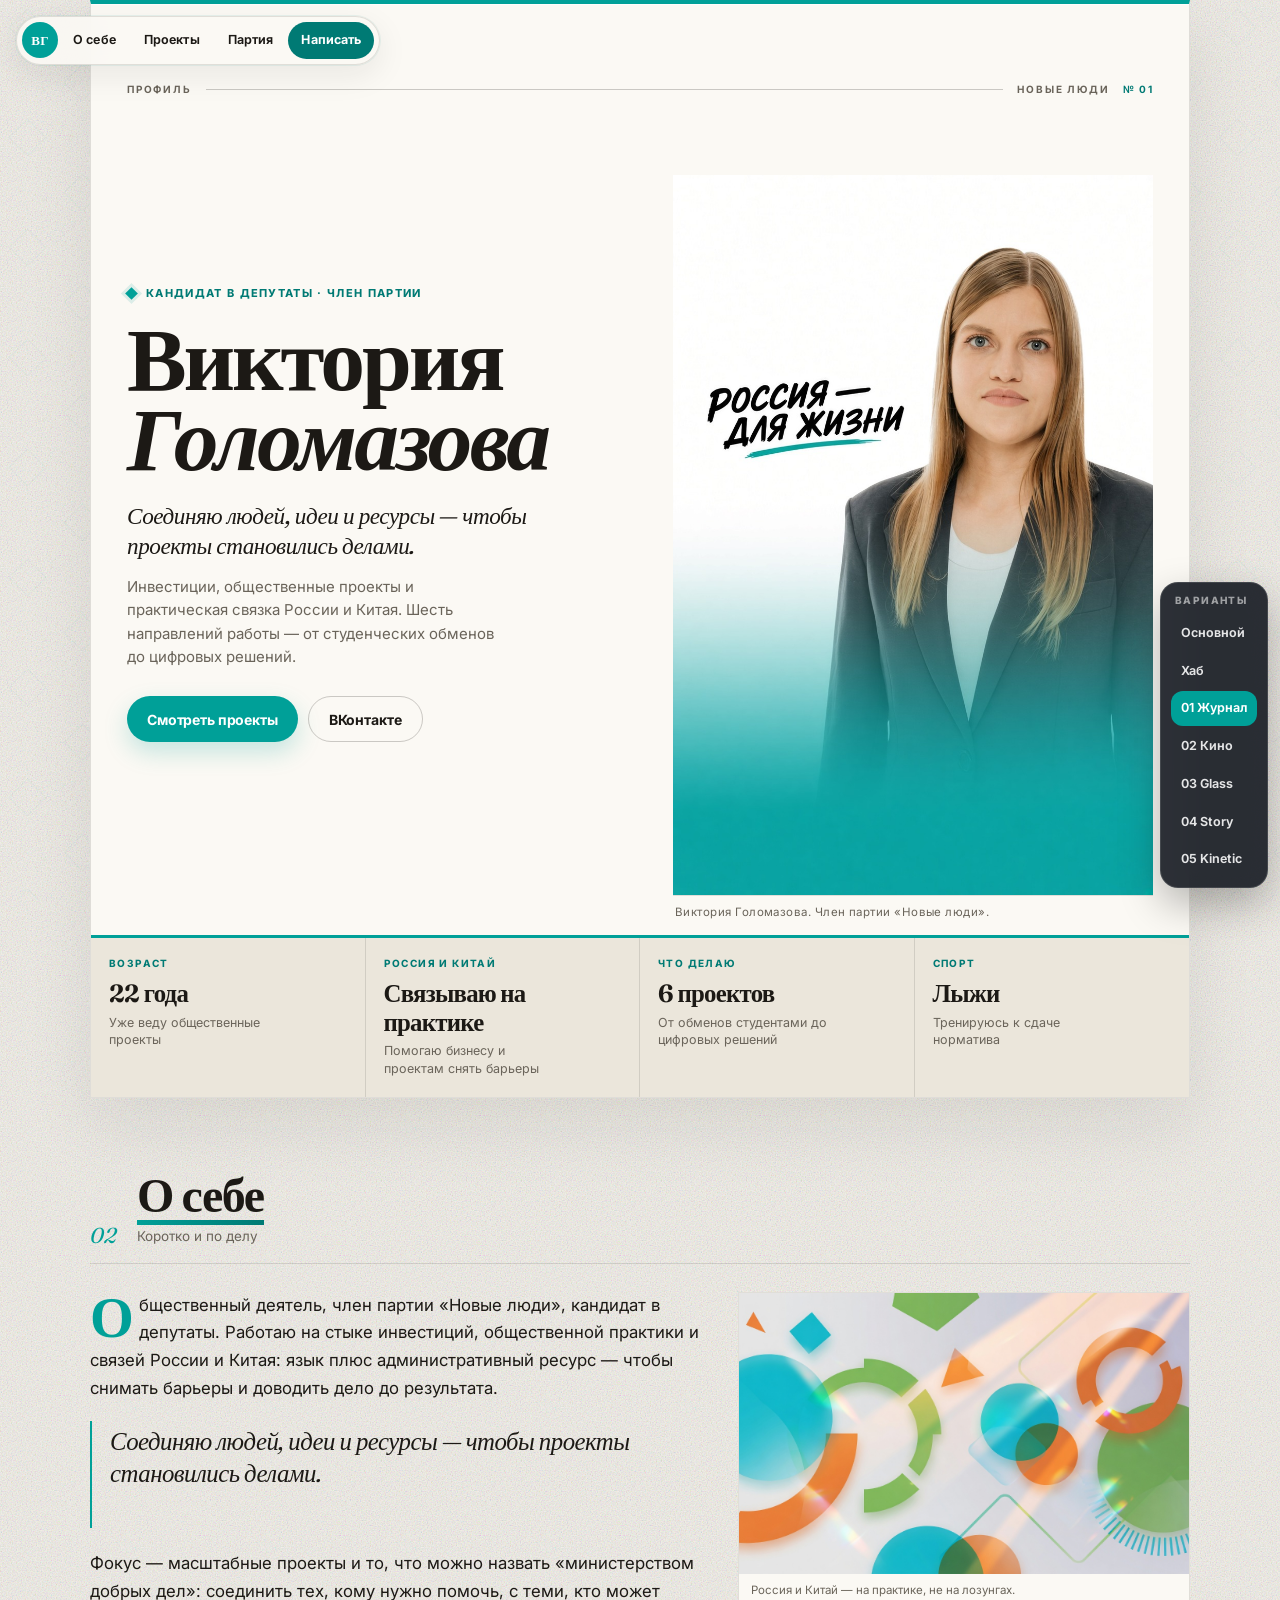
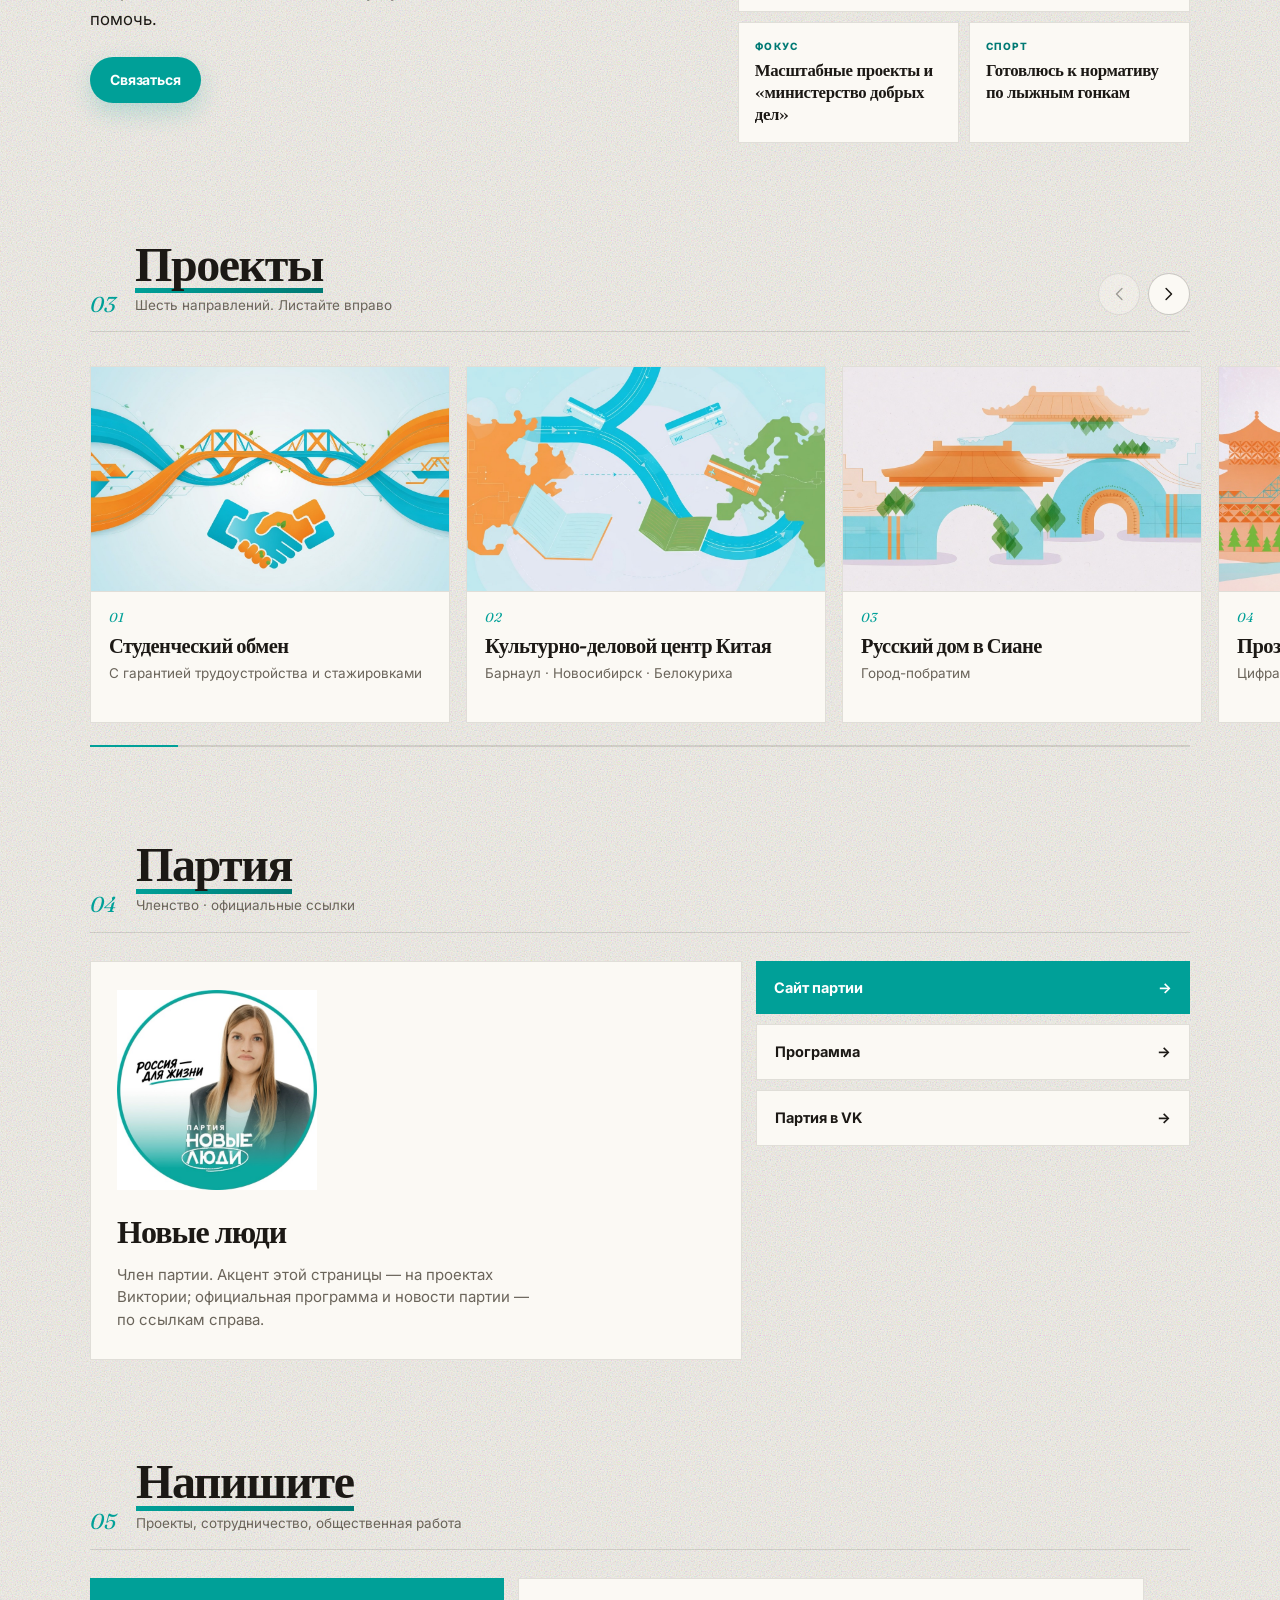
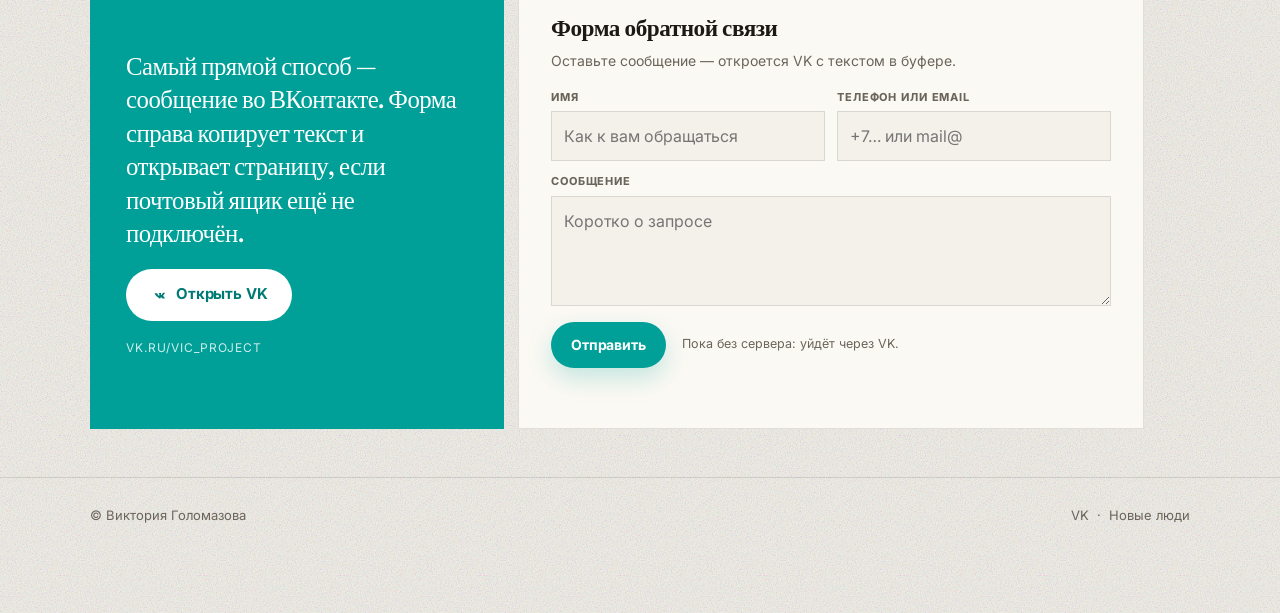
<file: variants/magazine.html>
<!DOCTYPE html>
<html lang="ru">
<head>
  <meta charset="UTF-8" />
  <meta name="viewport" content="width=device-width, initial-scale=1, viewport-fit=cover" />
  <title>Виктория Голомазова — профиль</title>
  <meta name="description" content="Виктория Голомазова — общественный деятель, член партии «Новые люди», кандидат в депутаты. Проекты, Россия и Китай, связь." />
  <meta name="theme-color" content="#f4f1ea" />
  <meta property="og:title" content="Виктория Голомазова" />
  <meta property="og:description" content="Общественный деятель, член партии «Новые люди», кандидат в депутаты." />
  <meta property="og:image" content="../media/photos/portrait-hero.jpg" />
  <link rel="preconnect" href="https://fonts.googleapis.com" />
  <link rel="preconnect" href="https://fonts.gstatic.com" crossorigin />
  <link href="https://fonts.googleapis.com/css2?family=Fraunces:ital,opsz,wght@0,9..144,400;0,9..144,500;0,9..144,600;0,9..144,700;0,9..144,800;1,9..144,400;1,9..144,500;1,9..144,600&family=Inter:wght@400;500;600;700;800&display=swap" rel="stylesheet" />
  <link rel="stylesheet" href="css/magazine.css" />
  <link rel="stylesheet" href="css/switcher.css" />
</head>
<body class="mag">
  <a class="skip" href="#main">К содержанию</a>

  <nav class="nav" aria-label="Разделы">
    <a class="nav-mark" href="#top" aria-label="Наверх">ВГ</a>
    <a href="#about">О себе</a>
    <a href="#projects">Проекты</a>
    <a href="#party">Партия</a>
    <a class="is-accent" href="#contact">Написать</a>
  </nav>

  <main id="main">
    <div class="sheet" id="top">
      <header class="masthead" aria-hidden="true">
        <span>Профиль</span>
        <span class="masthead-rule"></span>
        <span>Новые люди</span>
        <span class="masthead-folio">№ 01</span>
      </header>

      <section class="hero" aria-label="Обложка">
        <div class="hero-copy">
          <p class="hero-kicker"><i aria-hidden="true"></i> Кандидат в депутаты · член партии</p>
          <h1>
            Виктория
            <span>Голомазова</span>
          </h1>
          <p class="hero-deck">
            Соединяю людей, идеи и ресурсы — чтобы проекты становились делами.
          </p>
          <p class="hero-lede">
            Инвестиции, общественные проекты и практическая связка России и Китая.
            Шесть направлений работы — от студенческих обменов до цифровых решений.
          </p>
          <div class="hero-actions">
            <a class="btn btn-primary" href="#projects">Смотреть проекты</a>
            <a class="btn btn-ghost" href="https://vk.ru/vic_project" target="_blank" rel="noopener">ВКонтакте</a>
          </div>
        </div>

        <figure class="hero-figure">
          <img
            src="../media/photos/portrait-hero.jpg"
            alt="Виктория Голомазова"
            width="933"
            height="1400"
            fetchpriority="high"
            decoding="async"
          />
          <figcaption>Виктория Голомазова. Член партии «Новые люди».</figcaption>
        </figure>
      </section>

      <div class="strip" aria-label="Коротко о Виктории">
        <div class="strip-item">
          <span class="strip-label">Возраст</span>
          <b>22 года</b>
          <span>Уже веду общественные проекты</span>
        </div>
        <div class="strip-item">
          <span class="strip-label">Россия и Китай</span>
          <b>Связываю на практике</b>
          <span>Помогаю бизнесу и проектам снять барьеры</span>
        </div>
        <div class="strip-item">
          <span class="strip-label">Что делаю</span>
          <b>6 проектов</b>
          <span>От обменов студентами до цифровых решений</span>
        </div>
        <div class="strip-item">
          <span class="strip-label">Спорт</span>
          <b>Лыжи</b>
          <span>Тренируюсь к сдаче норматива</span>
        </div>
      </div>
    </div>

    <section class="section" id="about">
      <div class="container">
        <header class="section-head reveal">
          <p class="section-num">02</p>
          <div>
            <h2><span class="ink">О себе</span></h2>
            <p class="section-kicker">Коротко и по делу</p>
          </div>
        </header>

        <div class="about-grid">
          <div class="about-copy reveal">
            <p class="drop">
              Общественный деятель, член партии «Новые люди», кандидат в депутаты.
              Работаю на стыке инвестиций, общественной практики и связей России и Китая:
              язык плюс административный ресурс — чтобы снимать барьеры и доводить дело до результата.
            </p>
            <blockquote class="pull">
              <p>Соединяю людей, идеи и ресурсы — чтобы проекты становились делами.</p>
            </blockquote>
            <p>
              Фокус — масштабные проекты и то, что можно назвать «министерством добрых дел»:
              соединить тех, кому нужно помочь, с теми, кто может помочь.
            </p>
            <a class="btn btn-primary" href="#contact">Связаться</a>
          </div>

          <aside class="about-side">
            <figure class="about-visual reveal">
              <img
                src="../media/illustrations/about.jpg"
                alt=""
                width="1280"
                height="720"
                loading="lazy"
                decoding="async"
              />
              <figcaption>Россия и Китай — на практике, не на лозунгах.</figcaption>
            </figure>
            <div class="about-notes reveal">
              <article class="note">
                <h3>Фокус</h3>
                <p>Масштабные проекты и «министерство добрых дел»</p>
              </article>
              <article class="note">
                <h3>Спорт</h3>
                <p>Готовлюсь к нормативу по лыжным гонкам</p>
              </article>
            </div>
          </aside>
        </div>
      </div>
    </section>

    <section class="section section-reel" id="projects">
      <div class="container">
        <header class="section-head reel-head reveal">
          <p class="section-num">03</p>
          <div>
            <h2><span class="ink">Проекты</span></h2>
            <p class="section-kicker">Шесть направлений. Листайте вправо</p>
          </div>
          <div class="reel-controls">
            <button type="button" class="reel-btn" data-reel-prev aria-label="Предыдущий проект">
              <svg viewBox="0 0 24 24" aria-hidden="true"><path d="M15.5 5.5 9 12l6.5 6.5" fill="none" stroke="currentColor" stroke-width="1.8" stroke-linecap="round" stroke-linejoin="round"/></svg>
            </button>
            <button type="button" class="reel-btn" data-reel-next aria-label="Следующий проект">
              <svg viewBox="0 0 24 24" aria-hidden="true"><path d="M8.5 5.5 15 12l-6.5 6.5" fill="none" stroke="currentColor" stroke-width="1.8" stroke-linecap="round" stroke-linejoin="round"/></svg>
            </button>
          </div>
        </header>
      </div>

      <div class="reel" data-reel>
        <div class="reel-view" tabindex="0" role="region" aria-label="Лента проектов. Прокрутка влево и вправо">
          <div class="reel-track">
            <article class="card reveal">
              <div class="card-media">
                <img src="../media/illustrations/projects/01-exchange.jpg" alt="" width="1280" height="720" loading="lazy" decoding="async" />
              </div>
              <div class="card-body">
                <span class="card-n">01</span>
                <h3>Студенческий обмен</h3>
                <p>С гарантией трудоустройства и стажировками</p>
              </div>
            </article>
            <article class="card reveal" style="--d:.06s">
              <div class="card-media">
                <img src="../media/illustrations/projects/02-china-center.jpg" alt="" width="1280" height="720" loading="lazy" decoding="async" />
              </div>
              <div class="card-body">
                <span class="card-n">02</span>
                <h3>Культурно-деловой центр Китая</h3>
                <p>Барнаул · Новосибирск · Белокуриха</p>
              </div>
            </article>
            <article class="card reveal" style="--d:.12s">
              <div class="card-media">
                <img src="../media/illustrations/projects/03-xian-house.jpg" alt="" width="1280" height="720" loading="lazy" decoding="async" />
              </div>
              <div class="card-body">
                <span class="card-n">03</span>
                <h3>Русский дом в Сиане</h3>
                <p>Город-побратим</p>
              </div>
            </article>
            <article class="card reveal" style="--d:.18s">
              <div class="card-media">
                <img src="../media/illustrations/projects/04-transparency.jpg" alt="" width="1280" height="720" loading="lazy" decoding="async" />
              </div>
              <div class="card-body">
                <span class="card-n">04</span>
                <h3>Прозрачность депутатов</h3>
                <p>Цифра для быстрых решений на местах</p>
              </div>
            </article>
            <article class="card reveal" style="--d:.24s">
              <div class="card-media">
                <img src="../media/illustrations/projects/05-drones.jpg" alt="" width="1280" height="720" loading="lazy" decoding="async" />
              </div>
              <div class="card-body">
                <span class="card-n">05</span>
                <h3>БАС</h3>
                <p>Беспилотники для гражданских задач</p>
              </div>
            </article>
            <article class="card reveal" style="--d:.3s">
              <div class="card-media">
                <img src="../media/illustrations/projects/06-business.jpg" alt="" width="1280" height="720" loading="lazy" decoding="async" />
              </div>
              <div class="card-body">
                <span class="card-n">06</span>
                <h3>Бизнес с Китаем</h3>
                <p>Язык + административный ресурс — снимаю барьеры</p>
              </div>
            </article>
          </div>
        </div>
        <div class="container">
          <div class="reel-progress" aria-hidden="true"><i data-reel-bar></i></div>
        </div>
      </div>
    </section>

    <section class="section" id="party">
      <div class="container">
        <header class="section-head reveal">
          <p class="section-num">04</p>
          <div>
            <h2><span class="ink">Партия</span></h2>
            <p class="section-kicker">Членство · официальные ссылки</p>
          </div>
        </header>

        <div class="party-grid">
          <article class="party-card reveal">
            <img
              class="party-logo"
              src="../media/brand/newpeople-logo.jpg"
              alt="Логотип партии «Новые люди»"
              width="280"
              height="160"
              loading="lazy"
            />
            <h3>Новые люди</h3>
            <p>
              Член партии. Акцент этой страницы — на проектах Виктории;
              официальная программа и новости партии — по ссылкам справа.
            </p>
          </article>
          <div class="party-links reveal">
            <a href="https://newpeople.ru/" target="_blank" rel="noopener">
              Сайт партии <span aria-hidden="true">→</span>
            </a>
            <a class="soft" href="https://newpeople.ru/program" target="_blank" rel="noopener">
              Программа <span aria-hidden="true">→</span>
            </a>
            <a class="soft" href="https://vk.ru/party.newpeople" target="_blank" rel="noopener">
              Партия в VK <span aria-hidden="true">→</span>
            </a>
          </div>
        </div>
      </div>
    </section>

    <section class="section contact" id="contact">
      <div class="container">
        <header class="section-head reveal">
          <p class="section-num">05</p>
          <div>
            <h2><span class="ink">Напишите</span></h2>
            <p class="section-kicker">Проекты, сотрудничество, общественная работа</p>
          </div>
        </header>

        <div class="contact-grid">
          <div class="contact-cta reveal">
            <p class="contact-lead">
              Самый прямой способ — сообщение во ВКонтакте. Форма справа копирует текст
              и открывает страницу, если почтовый ящик ещё не подключён.
            </p>
            <a class="btn btn-primary btn-lg" href="https://vk.ru/vic_project" target="_blank" rel="noopener">
              <svg viewBox="0 0 24 24" aria-hidden="true"><path fill="currentColor" d="M12.6 16.8h.9s.3-.03.4-.2c.1-.1.1-.3.1-.3s0-1.1.5-1.3c.5-.2 1.2.9 1.9 1.4.5.3.9.3.9.3l1.9-.03s1-.06.5-.8c-.04-.06-.3-.6-1.4-1.7-1.2-1.1-1-.9.4-2.8.8-1.2 1.2-1.9 1.1-2.2-.1-.3-.6-.2-.6-.2h-1.7s-.1 0-.2.05c-.1.05-.2.2-.2.2s-.3.8-.7 1.5c-.9 1.4-1.2 1.5-1.4 1.4-.4-.2-.3-.7-.3-1.1 0-1.2.2-1.7-.4-1.8-.2 0-.3 0-.5-.01-.4 0-1.1.01-1.7.4-.4.3-.6.8-.6.8s-.1.2.1.2c.2 0 .5-.1.7.3.2.5.2 1.2.2 1.2s.1.8-.3.9c-.2.1-.6-.1-1.3-1.1-.6-.8-1-1.7-1-1.7s-.1-.2-.2-.3c-.1-.1-.3-.1-.3-.1H6.7s-.5.01-.3.4c.1.3.6 1.4 1.9 2.9 1.7 1.9 3.4 2.9 3.4 2.9z"/></svg>
              Открыть VK
            </a>
            <p class="contact-note">vk.ru/vic_project</p>
          </div>

          <div class="contact-form-card reveal">
            <h3>Форма обратной связи</h3>
            <p class="form-lead">Оставьте сообщение — откроется VK с текстом в буфере.</p>
            <form id="contact-form" novalidate>
              <div class="form-grid">
                <div class="form-field">
                  <label for="cf-name">Имя</label>
                  <input id="cf-name" name="name" type="text" autocomplete="name" required placeholder="Как к вам обращаться" />
                </div>
                <div class="form-field">
                  <label for="cf-contact">Телефон или email</label>
                  <input id="cf-contact" name="contact" type="text" autocomplete="email" required placeholder="+7… или mail@" />
                </div>
                <div class="form-field full">
                  <label for="cf-msg">Сообщение</label>
                  <textarea id="cf-msg" name="message" required placeholder="Коротко о запросе"></textarea>
                </div>
              </div>
              <div class="form-actions">
                <button class="btn btn-primary" type="submit">Отправить</button>
                <p class="form-hint">Пока без сервера: уйдёт через VK.</p>
              </div>
              <p class="form-status" id="cf-status" role="status" aria-live="polite"></p>
            </form>
          </div>
        </div>
      </div>
    </section>
  </main>

  <footer class="foot">
    <div class="container foot-inner">
      <div>© Виктория Голомазова</div>
      <div class="foot-links">
        <a href="https://vk.ru/vic_project" target="_blank" rel="noopener">VK</a>
        <span aria-hidden="true">·</span>
        <a href="https://newpeople.ru/" target="_blank" rel="noopener">Новые люди</a>
      </div>
    </div>
  </footer>

  <script src="js/magazine.js" defer></script>
  <script src="js/switcher.js" defer></script>
</body>
</html>
</file>
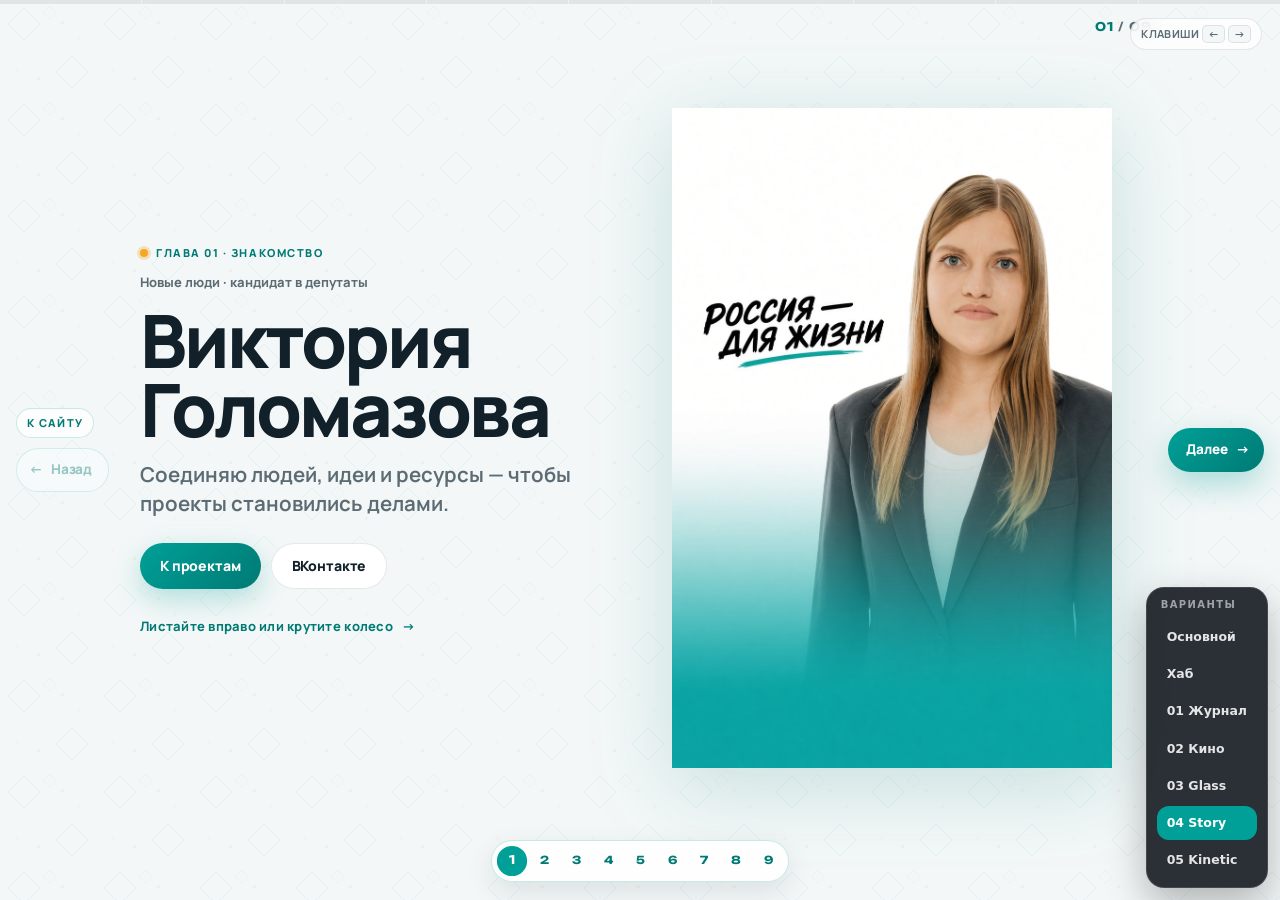
<file: variants/story.html>
<!DOCTYPE html>
<html lang="ru">
<head>
  <meta charset="UTF-8" />
  <meta name="viewport" content="width=device-width, initial-scale=1, viewport-fit=cover" />
  <title>Виктория Голомазова — история</title>
  <meta name="description" content="Виктория Голомазова — общественный деятель, член партии «Новые люди», кандидат в депутаты. Горизонтальная история: факты, проекты, контакты." />
  <meta name="theme-color" content="#00a098" />
  <meta property="og:title" content="Виктория Голомазова — история" />
  <meta property="og:image" content="../media/photos/portrait-hero.jpg" />
  <link rel="preconnect" href="https://fonts.googleapis.com" />
  <link rel="preconnect" href="https://fonts.gstatic.com" crossorigin />
  <link href="https://fonts.googleapis.com/css2?family=Manrope:wght@500;600;700;800&family=Unbounded:wght@500;700;800&display=swap" rel="stylesheet" />
  <link rel="stylesheet" href="css/story.css" />
  <link rel="stylesheet" href="css/switcher.css" />
</head>
<body>
  <a class="skip" href="#journey">К содержанию</a>

  <div
    class="progress"
    role="progressbar"
    aria-label="Прогресс истории"
    aria-valuemin="0"
    aria-valuemax="8"
    aria-valuenow="0"
  >
    <div class="progress__fill"></div>
    <div class="progress__ticks" aria-hidden="true"></div>
  </div>

  <div class="nav-left">
    <a class="nav-home" href="../index.html">К сайту</a>
    <button class="nav-hint js-prev" type="button" disabled aria-label="Предыдущая глава">
      <span aria-hidden="true">←</span>
      Назад
    </button>
  </div>

  <button class="nav-next js-next" type="button" aria-label="Следующая глава">
    <span>Далее</span>
    <span aria-hidden="true">→</span>
  </button>

  <nav class="dots" aria-label="Главы истории">
    <a class="dot is-on" href="#hero" data-go="hero" aria-label="1. Знакомство" aria-current="true">1</a>
    <a class="dot" href="#facts" data-go="facts" aria-label="2. Факты">2</a>
    <a class="dot" href="#project-1" data-go="project-1" aria-label="3. Студенческий обмен">3</a>
    <a class="dot" href="#project-2" data-go="project-2" aria-label="4. Центр Китая">4</a>
    <a class="dot" href="#project-3" data-go="project-3" aria-label="5. Русский дом">5</a>
    <a class="dot" href="#project-4" data-go="project-4" aria-label="6. Прозрачность">6</a>
    <a class="dot" href="#project-5" data-go="project-5" aria-label="7. БАС">7</a>
    <a class="dot" href="#project-6" data-go="project-6" aria-label="8. Бизнес с Китаем">8</a>
    <a class="dot" href="#contact" data-go="contact" aria-label="9. Связь">9</a>
  </nav>

  <p class="kbd-hint" aria-hidden="true">Клавиши <b>←</b> <b>→</b></p>
  <p class="sr-only" id="chapter-live" aria-live="polite"></p>

  <main class="track js-track" id="journey" tabindex="0">

    <!-- 1 · Hero -->
    <section class="panel is-active" id="hero" data-title="Знакомство">
      <p class="panel-index"><span>01</span> / 09</p>
      <div class="stage hero">
        <div class="hero__copy">
          <p class="kicker"><span class="kicker-dot" aria-hidden="true"></span> Глава 01 · Знакомство</p>
          <p class="badge">Новые люди · кандидат в депутаты</p>
          <h1>Виктория<br />Голомазова</h1>
          <p class="lead">Соединяю людей, идеи и ресурсы — чтобы проекты становились делами.</p>
          <div class="actions">
            <button class="btn btn-primary" type="button" data-go="project-1">К проектам</button>
            <a class="btn btn-ghost" href="https://vk.ru/vic_project" target="_blank" rel="noopener">ВКонтакте</a>
          </div>
          <p class="scroll-hint">
            <span class="hint-h">Листайте вправо или крутите колесо <i aria-hidden="true">→</i></span>
            <span class="hint-v">Листайте вниз <i aria-hidden="true">↓</i></span>
          </p>
        </div>
        <figure class="hero__photo">
          <img
            src="../media/photos/portrait-hero.jpg"
            alt="Виктория Голомазова"
            width="933"
            height="1400"
            fetchpriority="high"
            decoding="async"
          />
        </figure>
      </div>
    </section>

    <!-- 2 · Facts -->
    <section class="panel" id="facts" data-title="Факты">
      <p class="panel-index"><span>02</span> / 09</p>
      <div class="stage facts">
        <header class="stage-head">
          <p class="kicker"><span class="kicker-dot" aria-hidden="true"></span> Глава 02 · Коротко</p>
          <h2>Факты без лишнего</h2>
          <p class="stage-lead">Только то, что есть в открытых материалах и брифе. Без выдуманных цифр и дат выборов.</p>
        </header>

        <div class="fact-grid">
          <article class="fact">
            <span class="fact__label">Возраст</span>
            <b>22 года</b>
            <p>Уже веду общественные проекты</p>
          </article>
          <article class="fact">
            <span class="fact__label">Россия и Китай</span>
            <b>Связываю на практике</b>
            <p>Помогаю бизнесу и проектам снять барьеры</p>
          </article>
          <article class="fact">
            <span class="fact__label">Что делаю</span>
            <b>6 проектов</b>
            <p>От обменов студентами до цифровых решений</p>
          </article>
          <article class="fact">
            <span class="fact__label">Спорт</span>
            <b>Лыжные гонки</b>
            <p>Тренируюсь к сдаче норматива</p>
          </article>
        </div>

        <div class="facts-extra">
          <article class="fact fact--wide">
            <span class="fact__label">Фокус</span>
            <b>Люди, идеи, ресурсы</b>
            <p>Инвестиции, общественные проекты и помощь бизнесу в Китае. «Министерство добрых дел».</p>
          </article>
          <aside class="party-inline">
            <img
              class="party-inline__logo"
              src="../media/brand/newpeople-logo.jpg"
              alt="Партия «Новые люди»"
              width="160"
              height="160"
              loading="lazy"
              decoding="async"
            />
            <div>
              <span class="fact__label">Партия</span>
              <b>Новые люди</b>
              <p>Член партии. Акцент этой истории — на делах Виктории; программа партии — по ссылкам.</p>
              <div class="party-inline__links">
                <a href="https://newpeople.ru/" target="_blank" rel="noopener">Сайт партии</a>
                <a href="https://newpeople.ru/program" target="_blank" rel="noopener">Программа</a>
              </div>
            </div>
          </aside>
        </div>
      </div>
    </section>

    <!-- 3 · Project 01 -->
    <section class="panel project" id="project-1" data-title="Студенческий обмен" data-accent="teal">
      <p class="panel-index"><span>03</span> / 09</p>
      <div class="stage project-stage">
        <figure class="project-visual">
          <img
            src="../media/illustrations/projects/01-exchange.jpg"
            alt=""
            width="1280"
            height="720"
            loading="lazy"
            decoding="async"
          />
        </figure>
        <div class="project-copy">
          <p class="kicker"><span class="kicker-dot" aria-hidden="true"></span> Проект 01 из 06</p>
          <p class="ghost-num" aria-hidden="true">01</p>
          <h2>Студенческий обмен</h2>
          <p class="lead">С гарантией трудоустройства и стажировками.</p>
          <p class="body">Связать учёбу и практику — чтобы обмен заканчивался работой, а не только впечатлениями.</p>
          <button class="btn btn-primary" type="button" data-go="project-2">Следующий проект</button>
        </div>
      </div>
    </section>

    <!-- 4 · Project 02 -->
    <section class="panel project is-flip" id="project-2" data-title="Центр Китая" data-accent="orange">
      <p class="panel-index"><span>04</span> / 09</p>
      <div class="stage project-stage">
        <figure class="project-visual">
          <img
            src="../media/illustrations/projects/02-china-center.jpg"
            alt=""
            width="1280"
            height="720"
            loading="lazy"
            decoding="async"
          />
        </figure>
        <div class="project-copy">
          <p class="kicker"><span class="kicker-dot" aria-hidden="true"></span> Проект 02 из 06</p>
          <p class="ghost-num" aria-hidden="true">02</p>
          <h2>Культурно-деловой центр Китая</h2>
          <p class="lead">Барнаул · Новосибирск · Белокуриха</p>
          <p class="body">Площадки для культуры и деловых связей. В планах — Индия и Иран.</p>
          <button class="btn btn-primary" type="button" data-go="project-3">Следующий проект</button>
        </div>
      </div>
    </section>

    <!-- 5 · Project 03 -->
    <section class="panel project" id="project-3" data-title="Русский дом" data-accent="teal">
      <p class="panel-index"><span>05</span> / 09</p>
      <div class="stage project-stage">
        <figure class="project-visual">
          <img
            src="../media/illustrations/projects/03-xian-house.jpg"
            alt=""
            width="1280"
            height="720"
            loading="lazy"
            decoding="async"
          />
        </figure>
        <div class="project-copy">
          <p class="kicker"><span class="kicker-dot" aria-hidden="true"></span> Проект 03 из 06</p>
          <p class="ghost-num" aria-hidden="true">03</p>
          <h2>Русский дом в Сиане</h2>
          <p class="lead">Город-побратим</p>
          <p class="body">Русский дом в Сиане — точка присутствия и совместных дел с городом-побратимом.</p>
          <button class="btn btn-primary" type="button" data-go="project-4">Следующий проект</button>
        </div>
      </div>
    </section>

    <!-- 6 · Project 04 -->
    <section class="panel project is-flip" id="project-4" data-title="Прозрачность" data-accent="green">
      <p class="panel-index"><span>06</span> / 09</p>
      <div class="stage project-stage">
        <figure class="project-visual">
          <img
            src="../media/illustrations/projects/04-transparency.jpg"
            alt=""
            width="1280"
            height="720"
            loading="lazy"
            decoding="async"
          />
        </figure>
        <div class="project-copy">
          <p class="kicker"><span class="kicker-dot" aria-hidden="true"></span> Проект 04 из 06</p>
          <p class="ghost-num" aria-hidden="true">04</p>
          <h2>Прозрачность депутатов</h2>
          <p class="lead">Цифра для быстрых решений на местах</p>
          <p class="body">Цифровая система прозрачности работы депутатов и решения местных проблем.</p>
          <button class="btn btn-primary" type="button" data-go="project-5">Следующий проект</button>
        </div>
      </div>
    </section>

    <!-- 7 · Project 05 -->
    <section class="panel project" id="project-5" data-title="БАС" data-accent="teal">
      <p class="panel-index"><span>07</span> / 09</p>
      <div class="stage project-stage">
        <figure class="project-visual">
          <img
            src="../media/illustrations/projects/05-drones.jpg"
            alt=""
            width="1280"
            height="720"
            loading="lazy"
            decoding="async"
          />
        </figure>
        <div class="project-copy">
          <p class="kicker"><span class="kicker-dot" aria-hidden="true"></span> Проект 05 из 06</p>
          <p class="ghost-num" aria-hidden="true">05</p>
          <h2>БАС</h2>
          <p class="lead">Беспилотники для гражданских задач</p>
          <p class="body">Развитие беспилотных авиасистем в гражданских целях.</p>
          <button class="btn btn-primary" type="button" data-go="project-6">Следующий проект</button>
        </div>
      </div>
    </section>

    <!-- 8 · Project 06 -->
    <section class="panel project is-flip" id="project-6" data-title="Бизнес с Китаем" data-accent="orange">
      <p class="panel-index"><span>08</span> / 09</p>
      <div class="stage project-stage">
        <figure class="project-visual">
          <img
            src="../media/illustrations/projects/06-business.jpg"
            alt=""
            width="1280"
            height="720"
            loading="lazy"
            decoding="async"
          />
        </figure>
        <div class="project-copy">
          <p class="kicker"><span class="kicker-dot" aria-hidden="true"></span> Проект 06 из 06</p>
          <p class="ghost-num" aria-hidden="true">06</p>
          <h2>Бизнес с Китаем</h2>
          <p class="lead">Язык + административный ресурс</p>
          <p class="body">Снимаю барьеры для проектов и бизнеса: язык и административный ресурс на практике.</p>
          <button class="btn btn-primary" type="button" data-go="contact">К контактам</button>
        </div>
      </div>
    </section>

    <!-- 9 · Contact -->
    <section class="panel" id="contact" data-title="Связь">
      <p class="panel-index"><span>09</span> / 09</p>
      <div class="stage contact">
        <div class="contact-card">
          <p class="kicker kicker--light"><span class="kicker-dot" aria-hidden="true"></span> Глава 09 · Финал</p>
          <h2>Давайте на связь</h2>
          <p>Проекты, общественная работа, сотрудничество — напишите удобным способом.</p>
          <div class="social-row" aria-label="Мессенджеры">
            <a class="social-btn" href="https://vk.ru/vic_project" target="_blank" rel="noopener">
              <svg viewBox="0 0 24 24" aria-hidden="true"><path fill="currentColor" d="M12.6 16.8h.9s.3-.03.4-.2c.1-.1.1-.3.1-.3s0-1.1.5-1.3c.5-.2 1.2.9 1.9 1.4.5.3.9.3.9.3l1.9-.03s1-.06.5-.8c-.04-.06-.3-.6-1.4-1.7-1.2-1.1-1-.9.4-2.8.8-1.2 1.2-1.9 1.1-2.2-.1-.3-.6-.2-.6-.2h-1.7s-.1 0-.2.05c-.1.05-.2.2-.2.2s-.3.8-.7 1.5c-.9 1.4-1.2 1.5-1.4 1.4-.4-.2-.3-.7-.3-1.1 0-1.2.2-1.7-.4-1.8-.2 0-.3 0-.5-.01-.4 0-1.1.01-1.7.4-.4.3-.6.8-.6.8s-.1.2.1.2c.2 0 .5-.1.7.3.2.5.2 1.2.2 1.2s.1.8-.3.9c-.2.1-.6-.1-1.3-1.1-.6-.8-1-1.7-1-1.7s-.1-.2-.2-.3c-.1-.1-.3-.1-.3-.1H6.7s-.5.01-.3.4c.1.3.6 1.4 1.9 2.9 1.7 1.9 3.4 2.9 3.4 2.9z"/></svg>
              ВКонтакте
            </a>
            <span class="social-btn is-soon" title="Ссылку добавим позже" role="text">
              <svg viewBox="0 0 24 24" aria-hidden="true"><path fill="currentColor" d="M19.05 4.91A9.82 9.82 0 0 0 12.04 2C6.58 2 2.14 6.44 2.14 11.9c0 1.75.46 3.45 1.32 4.95L2 22l5.25-1.38c1.45.79 3.08 1.21 4.79 1.21h.01c5.46 0 9.9-4.44 9.9-9.9 0-2.65-1.03-5.14-2.9-7.02zM12.04 20.15c-1.48 0-2.93-.4-4.2-1.15l-.3-.18-3.12.82.83-3.04-.2-.31a8.2 8.2 0 0 1-1.26-4.38c0-4.54 3.7-8.24 8.25-8.24 2.2 0 4.27.86 5.82 2.42a8.18 8.18 0 0 1 2.41 5.83c0 4.54-3.7 8.23-8.23 8.23zm4.52-6.16c-.25-.12-1.47-.72-1.7-.81-.23-.08-.39-.12-.56.12-.17.25-.64.81-.79.97-.14.17-.29.19-.54.06-.25-.12-1.05-.39-2-1.23-.74-.66-1.23-1.47-1.38-1.72-.14-.25-.02-.38.11-.51.11-.11.25-.29.37-.43.12-.14.17-.25.25-.41.08-.17.04-.31-.02-.43-.06-.12-.56-1.35-.76-1.84-.2-.49-.4-.42-.56-.43h-.48c-.17 0-.43.06-.66.31-.22.25-.86.85-.86 2.07 0 1.22.88 2.4 1 2.56.12.17 1.75 2.67 4.23 3.74 2.49 1.07 2.49.71 2.94.67.45-.05 1.47-.6 1.68-1.18.21-.58.21-1.07.14-1.18-.06-.1-.22-.17-.47-.29z"/></svg>
              WhatsApp
            </span>
            <span class="social-btn is-soon" title="Ссылку добавим позже" role="text">
              <svg viewBox="0 0 24 24" aria-hidden="true"><path fill="currentColor" d="M21.9 4.1c-.2-.2-.5-.2-.8-.1L2.8 11.3c-.4.2-.5.6-.3 1 .1.2.3.3.5.4l4.6 1.5 1.8 5.5c.1.3.4.5.7.5h.1c.3 0 .5-.1.7-.4l2.6-3.4 4.7 3.5c.2.1.4.2.6.2.1 0 .3 0 .4-.1.3-.1.5-.4.5-.8l2.1-14.2c0-.3-.1-.6-.4-.7zM9.3 13.8l8.6-5.4-6.7 6.5-.3.3-.4 2.5-1.2-3.9zm2.2 5.1.3-1.9 1.3 1-1.6.9zm7.4-1.1-4.3-3.2 6.1-5.9-1.8 9.1z"/></svg>
              Telegram
            </span>
          </div>
          <div class="contact-foot">
            <a href="https://newpeople.ru/" target="_blank" rel="noopener">Новые люди</a>
            <span aria-hidden="true">·</span>
            <a href="../index.html">Основной сайт</a>
            <p>© Виктория Голомазова</p>
          </div>
        </div>

        <div class="contact-form-card">
          <h3>Форма обратной связи</h3>
          <p class="form-lead">Оставьте сообщение — откроется черновик письма или VK.</p>
          <form id="contact-form" novalidate>
            <div class="form-grid">
              <div class="form-field">
                <label for="cf-name">Имя</label>
                <input id="cf-name" name="name" type="text" autocomplete="name" required placeholder="Как к вам обращаться" />
              </div>
              <div class="form-field">
                <label for="cf-contact">Телефон или email</label>
                <input id="cf-contact" name="contact" type="text" autocomplete="email" required placeholder="+7… или mail@" />
              </div>
              <div class="form-field full">
                <label for="cf-msg">Сообщение</label>
                <textarea id="cf-msg" name="message" required placeholder="Коротко о запросе"></textarea>
              </div>
            </div>
            <div class="form-actions">
              <button class="btn btn-primary" type="submit">Отправить</button>
              <p class="form-note">Пока без сервера: уйдёт через mailto / VK.</p>
            </div>
            <p class="form-status" id="cf-status" role="status" aria-live="polite"></p>
          </form>
        </div>
      </div>
    </section>
  </main>

  <script src="js/story.js"></script>
  <script src="js/switcher.js"></script>
</body>
</html>
</file>
<file: css/styles.css>
/* Victoria Golomazova — New People brand (бирюза из логотипа) */
:root {
  /* Фирменная бирюза партии «Новые люди» */
  --np-teal: #00a098;
  --np-teal-deep: #007a74;
  --np-blue: var(--np-teal);
  --np-blue-deep: var(--np-teal-deep);
  --np-orange: #f5a623;
  --np-green: #7ac143;
  --np-ink: #1a2332;
  --bg: #f6f8f9;
  --surface: #ffffff;
  --muted: #5a6578;
  --line: rgba(26, 35, 50, 0.1);
  --font: "Inter", system-ui, -apple-system, sans-serif;
  --ease: cubic-bezier(0.22, 1, 0.36, 1);
  --max: 1100px;
  --hero-max: 1180px;
  --portrait-w: 480px; /* жёсткий потолок: дальше не растёт */
  --nav-h: 56px;
}

* { box-sizing: border-box; }
html { scroll-behavior: auto; }
body {
  margin: 0;
  font-family: var(--font);
  color: var(--np-ink);
  background: var(--bg);
  line-height: 1.45;
  -webkit-font-smoothing: antialiased;
  overflow-x: hidden;
}
/* Мелкий векторный паттерн (ромбы «Новых людей») — едва заметный */
body::before {
  content: "";
  position: fixed;
  inset: 0;
  z-index: -1;
  pointer-events: none;
  background-image: url("../media/brand/pattern.svg");
  background-size: 96px 96px;
  background-repeat: repeat;
  opacity: 0.07;
}
a { color: inherit; text-decoration: none; }
img { display: block; max-width: 100%; }
button { font: inherit; border: 0; background: none; cursor: pointer; }

.skip {
  position: absolute; left: -9999px; z-index: 100;
  padding: 10px 14px; background: #000; color: #fff;
}
.skip:focus { left: 8px; top: 8px; }

/* —— Nav: left-floating (фото справа) —— */
.nav {
  position: fixed;
  top: max(16px, env(safe-area-inset-top));
  left: max(16px, env(safe-area-inset-left));
  right: auto;
  z-index: 60;
  display: flex;
  align-items: center;
  gap: 4px;
  padding: 6px;
  border-radius: 999px;
  background: rgba(255, 255, 255, 0.92);
  border: 1px solid rgba(0, 160, 152, 0.28);
  box-shadow:
    0 10px 36px rgba(0, 122, 116, 0.14),
    0 0 0 1px rgba(245, 166, 35, 0.12);
  backdrop-filter: blur(14px);
  -webkit-backdrop-filter: blur(14px);
}
.nav a {
  font-size: 13px;
  font-weight: 700;
  letter-spacing: -0.01em;
  padding: 10px 14px;
  border-radius: 999px;
  color: var(--np-blue-deep);
  transition: background 0.2s, color 0.2s;
}
.nav a:hover {
  background: rgba(0, 160, 152, 0.12);
  color: var(--np-ink);
}
.nav a.is-accent {
  background: linear-gradient(135deg, var(--np-blue) 0%, var(--np-blue-deep) 100%);
  color: #fff;
}
.nav a.is-accent:hover { filter: brightness(1.05); color: #fff; }
@media (max-width: 900px) {
  .nav a[href="game.html"] { display: none; }
  .nav a.nav-game-short { display: inline-flex; }
}
.nav a.nav-game-short { display: none; }
@media (max-width: 520px) {
  .nav { left: 10px; right: 10px; justify-content: center; flex-wrap: wrap; }
  .nav a { padding: 10px 12px; font-size: 12.5px; }
}

/* —— Hero stage: фото + имя + факты — одна ширина —— */
.hero-stage {
  width: min(100%, var(--hero-max));
  margin: 0 auto;
  background: #ffffff;
  border-radius: 0 0 28px 28px;
  overflow: hidden;
  box-shadow: 0 18px 48px rgba(26, 35, 50, 0.06);
}

/* —— Hero: text LEFT + large studio portrait RIGHT —— */
.hero {
  position: relative;
  min-height: 100svh;
  min-height: 100dvh;
  display: grid;
  grid-template-columns: minmax(0, 1fr) minmax(0, var(--portrait-w));
  grid-template-areas: "copy figure";
  align-items: end;
  column-gap: clamp(16px, 3vw, 40px);
  padding-top: calc(var(--nav-h) + 28px);
  padding-bottom: 0;
  padding-left: max(20px, env(safe-area-inset-left));
  padding-right: max(12px, env(safe-area-inset-right));
  overflow: hidden;
  color: var(--np-ink);
  background: #ffffff;
}
@media (max-width: 860px) {
  .hero {
    grid-template-columns: 1fr;
    grid-template-areas:
      "figure"
      "copy";
    align-items: start;
    min-height: auto;
    padding-top: calc(var(--nav-h) + 20px);
    padding-left: max(16px, env(safe-area-inset-left));
    padding-right: max(16px, env(safe-area-inset-right));
    padding-bottom: 0;
  }
  .hero-stage { border-radius: 0 0 22px 22px; }
}

.hero-figure {
  grid-area: figure;
  position: relative;
  z-index: 2;
  justify-self: end;
  align-self: end;
  width: var(--portrait-w);
  max-width: 100%;
  will-change: transform;
  pointer-events: none;
}
.hero-figure img {
  width: 100%;
  max-width: var(--portrait-w);
  height: auto;
  max-height: min(92svh, 860px);
  object-fit: contain;
  object-position: bottom center;
}
@media (max-width: 860px) {
  .hero-figure {
    width: min(var(--portrait-w), 88vw);
    max-width: min(var(--portrait-w), 88vw);
    margin: 0 auto;
    justify-self: center;
  }
  .hero-figure img { max-height: min(64svh, 560px); }
}

.hero-copy {
  grid-area: copy;
  position: relative;
  z-index: 3;
  align-self: center;
  padding: 24px 8px 48px 0;
  will-change: transform, opacity;
  max-width: 460px;
}
@media (max-width: 860px) {
  .hero-copy {
    max-width: none;
    text-align: center;
    margin: 0 auto;
    padding: 8px 8px 28px;
  }
  .hero-actions { justify-content: center; }
}
.hero-kicker {
  margin: 0 0 14px;
  display: inline-flex;
  align-items: center;
  gap: 8px;
  font-size: 12px;
  font-weight: 800;
  letter-spacing: 0.08em;
  text-transform: uppercase;
  color: var(--np-teal-deep);
}
.hero-kicker .dot {
  width: 8px; height: 8px; border-radius: 50%;
  background: var(--np-orange);
  box-shadow: 0 0 0 3px rgba(245, 166, 35, 0.28);
}
.hero h1 {
  margin: 0;
  font-size: clamp(2.7rem, 6.5vw, 4.5rem);
  font-weight: 800;
  letter-spacing: -0.045em;
  line-height: 0.96;
  color: var(--np-ink);
}
.hero-one {
  margin: 16px 0 0;
  font-size: clamp(1.05rem, 2.1vw, 1.28rem);
  font-weight: 550;
  line-height: 1.4;
  color: var(--muted);
  max-width: 28ch;
}
@media (max-width: 860px) {
  .hero-one { margin-left: auto; margin-right: auto; }
}
.hero-actions {
  display: flex;
  flex-wrap: wrap;
  gap: 10px;
  margin-top: 26px;
}
.btn {
  display: inline-flex;
  align-items: center;
  justify-content: center;
  min-height: 46px;
  padding: 0 20px;
  border-radius: 999px;
  font-weight: 750;
  font-size: 14px;
}
.btn-primary {
  background: linear-gradient(135deg, var(--np-teal), var(--np-teal-deep));
  color: #fff;
  box-shadow: 0 10px 28px rgba(0, 160, 152, 0.28);
}
.btn-ghost {
  background: #fff;
  border: 1px solid var(--line);
  color: var(--np-ink);
}
.btn-ghost:hover {
  border-color: rgba(0, 160, 152, 0.35);
  background: rgba(0, 160, 152, 0.06);
}
.btn-orange {
  background: var(--np-orange);
  color: #fff;
}

/* —— Election countdown (Belokurikha, 20 Sep 2026) —— */
.countdown {
  width: min(100%, var(--hero-max));
  margin: 18px auto 0;
  padding: 0 max(16px, env(safe-area-inset-left)) 0 max(16px, env(safe-area-inset-right));
}
.countdown-inner {
  display: grid;
  grid-template-columns: 1.1fr 1fr;
  gap: 18px;
  align-items: center;
  padding: 22px 24px;
  border-radius: 28px;
  background: #fff;
  border: 1px solid var(--line);
  box-shadow: 0 12px 36px rgba(0, 122, 116, 0.07);
}
@media (max-width: 800px) {
  .countdown-inner { grid-template-columns: 1fr; }
}
.countdown-kicker {
  margin: 0 0 6px;
  font-size: 11px;
  font-weight: 800;
  letter-spacing: 0.1em;
  text-transform: uppercase;
  color: var(--np-teal-deep);
}
.countdown-copy h2 {
  margin: 0 0 8px;
  font-size: clamp(1.5rem, 3.5vw, 2rem);
  letter-spacing: -0.03em;
}
.countdown-note {
  margin: 0;
  color: var(--muted);
  font-size: 14px;
  line-height: 1.4;
  max-width: 42ch;
}
.countdown-grid {
  display: grid;
  grid-template-columns: repeat(4, 1fr);
  gap: 8px;
}
.countdown-cell {
  text-align: center;
  padding: 12px 6px;
  border-radius: 18px;
  background: linear-gradient(160deg, rgba(0, 160, 152, 0.1), rgba(0, 122, 116, 0.06));
  border: 1px solid rgba(0, 160, 152, 0.18);
}
.countdown-cell b {
  display: block;
  font-size: clamp(1.35rem, 3.5vw, 1.85rem);
  font-weight: 800;
  letter-spacing: -0.03em;
  color: var(--np-teal-deep);
  font-variant-numeric: tabular-nums;
}
.countdown-cell span {
  font-size: 11px;
  font-weight: 700;
  letter-spacing: 0.04em;
  text-transform: uppercase;
  color: var(--muted);
}

/* strip */
.strip {
  display: grid;
  grid-template-columns: repeat(4, 1fr);
  width: 100%;
  background: linear-gradient(90deg, var(--np-teal) 0%, #00b3aa 42%, var(--np-teal-deep) 100%);
  color: #fff;
}
@media (max-width: 720px) { .strip { grid-template-columns: 1fr 1fr; } }
.strip-item {
  padding: 16px 16px 18px;
  border-right: 1px solid rgba(255,255,255,0.15);
  border-bottom: 1px solid rgba(255,255,255,0.12);
}
.strip-item:last-child { border-right: 0; }
.strip-label {
  display: block;
  font-size: 11px;
  font-weight: 650;
  letter-spacing: 0.06em;
  text-transform: uppercase;
  opacity: 0.72;
  margin-bottom: 6px;
  line-height: 1.2;
}
.strip-item b {
  display: block;
  font-size: clamp(1.05rem, 2.2vw, 1.3rem);
  font-weight: 800;
  letter-spacing: -0.025em;
  line-height: 1.2;
  margin-bottom: 5px;
}
.strip-item > span:not(.strip-label) {
  display: block;
  font-size: 13px;
  opacity: 0.9;
  font-weight: 550;
  line-height: 1.35;
  max-width: 24ch;
}

.section { padding: 56px 0; }
.container { width: min(var(--max), calc(100% - 32px)); margin: 0 auto; }
.section-head {
  display: flex; flex-wrap: wrap; align-items: end;
  justify-content: space-between; gap: 12px; margin-bottom: 22px;
}
.section-head h2 {
  margin: 0;
  font-size: clamp(1.7rem, 4vw, 2.35rem);
  font-weight: 800;
  letter-spacing: -0.035em;
}
.section-head p { margin: 0; color: var(--muted); font-size: 14.5px; max-width: 26ch; }

/* About with illustration */
.about-grid {
  display: grid;
  grid-template-columns: 1.1fr 0.9fr;
  gap: 14px;
  align-items: stretch;
}
@media (max-width: 800px) { .about-grid { grid-template-columns: 1fr; } }
.about-visual {
  border-radius: 28px;
  overflow: hidden;
  border: 1px solid var(--line);
  background: #fff;
  min-height: 280px;
  box-shadow: 0 12px 36px rgba(0, 130, 179, 0.08);
}
.about-visual img {
  width: 100%;
  height: 100%;
  object-fit: cover;
  min-height: 280px;
}
.about-main {
  background: #fff;
  border-radius: 28px;
  padding: 26px 24px;
  border: 1px solid var(--line);
  display: flex;
  flex-direction: column;
  justify-content: space-between;
  gap: 20px;
}
.about-main p {
  margin: 0;
  font-size: clamp(1.2rem, 2.6vw, 1.55rem);
  font-weight: 700;
  letter-spacing: -0.025em;
  line-height: 1.25;
}
.about-side {
  display: grid;
  grid-template-columns: 1fr 1fr;
  gap: 12px;
  margin-top: 12px;
}
@media (max-width: 560px) { .about-side { grid-template-columns: 1fr; } }
.pill-card {
  background: #fff;
  border: 1px solid var(--line);
  border-radius: 22px;
  padding: 18px;
}
.pill-card.orange { border-color: rgba(245, 166, 35, 0.35); background: #fffaf0; }
.pill-card.green { border-color: rgba(122, 193, 67, 0.35); background: #f5fbf0; }
.pill-card h3 {
  margin: 0 0 6px;
  font-size: 11px;
  font-weight: 800;
  letter-spacing: 0.1em;
  text-transform: uppercase;
  color: var(--muted);
}
.pill-card p {
  margin: 0;
  font-size: 1rem;
  font-weight: 650;
  letter-spacing: -0.015em;
  line-height: 1.3;
}

/* Projects — each tile has its own illustration */
.bento {
  display: grid;
  grid-template-columns: repeat(6, 1fr);
  gap: 12px;
}
.tile {
  grid-column: span 2;
  border-radius: 26px;
  padding: 0;
  overflow: hidden;
  background: #fff;
  border: 1px solid var(--line);
  min-height: 0;
  display: flex;
  flex-direction: column;
  transition: transform 0.25s var(--ease), box-shadow 0.25s;
}
.tile:hover {
  transform: translateY(-3px);
  box-shadow: 0 14px 36px rgba(0, 130, 179, 0.1);
}
.tile.wide { grid-column: span 3; }
.tile-media {
  aspect-ratio: 16 / 9;
  overflow: hidden;
  background: #eef3f8;
}
.tile-media img {
  width: 100%;
  height: 100%;
  object-fit: cover;
  display: block;
  transition: transform 0.45s var(--ease);
}
.tile:hover .tile-media img { transform: scale(1.04); }
.tile-body {
  padding: 16px 18px 18px;
  display: flex;
  flex-direction: column;
  justify-content: space-between;
  gap: 12px;
  flex: 1;
}
.tile.blue {
  border: 0;
  box-shadow: 0 10px 28px rgba(0, 130, 179, 0.12);
}
.tile.blue .tile-body {
  background: linear-gradient(145deg, var(--np-blue), var(--np-blue-deep));
  color: #fff;
}
.tile.orange { border: 0; }
.tile.orange .tile-body {
  background: linear-gradient(145deg, #ffb84a, var(--np-orange));
  color: #fff;
}
.tile.green { border: 0; }
.tile.green .tile-body {
  background: linear-gradient(145deg, #8fd65a, var(--np-green));
  color: #fff;
}
.tile .n {
  font-size: 11px; font-weight: 800; letter-spacing: 0.12em; opacity: 0.55;
}
.tile h3 {
  margin: 0;
  font-size: clamp(1.05rem, 2vw, 1.3rem);
  font-weight: 800;
  letter-spacing: -0.025em;
  line-height: 1.15;
}
.tile p { margin: 0; font-size: 13.5px; opacity: 0.75; line-height: 1.35; }
@media (max-width: 860px) {
  .bento { grid-template-columns: 1fr 1fr; }
  .tile, .tile.wide { grid-column: span 1; }
}
@media (max-width: 520px) {
  .bento { grid-template-columns: 1fr; }
}

/* Party */
.party-row {
  display: grid;
  grid-template-columns: 1.25fr 0.75fr;
  gap: 12px;
  align-items: stretch;
}
@media (max-width: 720px) { .party-row { grid-template-columns: 1fr; } }
.party-card {
  background: #fff;
  border-radius: 28px;
  border: 1px solid var(--line);
  padding: 22px 24px;
  display: flex;
  align-items: center;
}
.party-brand {
  display: flex;
  align-items: center;
  gap: 18px;
  width: 100%;
}
.party-logo-wrap {
  flex-shrink: 0;
  width: 104px;
  height: 104px;
  border-radius: 50%;
  overflow: hidden;
  display: grid;
  place-items: center;
  padding: 14px;
  background:
    radial-gradient(circle at 30% 25%, rgba(255, 255, 255, 0.95), #f3faf9 70%);
  border: 1px solid rgba(0, 160, 152, 0.22);
  box-shadow:
    0 12px 28px rgba(0, 122, 116, 0.12),
    inset 0 0 0 4px rgba(255, 255, 255, 0.85);
}
.party-logo {
  width: 100%;
  height: 100%;
  object-fit: contain;
  margin: 0;
  display: block;
}
.party-brand-text { min-width: 0; }
.party-eyebrow {
  margin: 0 0 4px;
  font-size: 11px;
  font-weight: 800;
  letter-spacing: 0.1em;
  text-transform: uppercase;
  color: var(--np-teal-deep);
}
.party-card h2 {
  margin: 0 0 8px;
  font-size: clamp(1.45rem, 3vw, 1.9rem);
  letter-spacing: -0.03em;
}
.party-brand-text > p:last-child {
  margin: 0;
  color: var(--muted);
  font-size: 14.5px;
  line-height: 1.4;
}
@media (max-width: 520px) {
  .party-brand { flex-direction: column; align-items: flex-start; text-align: left; }
  .party-logo-wrap { width: 88px; height: 88px; padding: 12px; }
}
.party-links {
  display: grid;
  gap: 10px;
  align-content: stretch;
}
.party-links a {
  display: flex;
  align-items: center;
  justify-content: space-between;
  padding: 16px 18px;
  border-radius: 20px;
  font-weight: 750;
  font-size: 14.5px;
  background: linear-gradient(135deg, var(--np-blue), var(--np-blue-deep));
  color: #fff;
}
.party-links a.soft {
  background: #fff;
  color: var(--np-ink);
  border: 1px solid var(--line);
}
.party-links a.soft.orange-edge {
  border-color: rgba(245, 166, 35, 0.45);
}

.contact { padding: 12px 0 64px; }
.contact-wrap {
  display: grid;
  grid-template-columns: 1fr 1.05fr;
  gap: 14px;
  align-items: stretch;
}
@media (max-width: 800px) {
  .contact-wrap { grid-template-columns: 1fr; }
}
.contact-card {
  border-radius: 28px;
  padding: clamp(24px, 3.5vw, 36px);
  background: linear-gradient(145deg, var(--np-teal) 0%, var(--np-teal-deep) 100%);
  color: #fff;
  display: flex;
  flex-direction: column;
  gap: 20px;
}
.contact-card h2 {
  margin: 0 0 6px;
  font-size: clamp(1.7rem, 3.5vw, 2.3rem);
  letter-spacing: -0.035em;
}
.contact-card > p { margin: 0; opacity: 0.9; max-width: 36ch; line-height: 1.4; }
.social-row {
  display: flex;
  flex-wrap: wrap;
  gap: 10px;
}
.social-btn {
  display: inline-flex;
  align-items: center;
  gap: 8px;
  min-height: 44px;
  padding: 0 14px;
  border-radius: 999px;
  background: rgba(255, 255, 255, 0.14);
  border: 1px solid rgba(255, 255, 255, 0.28);
  color: #fff;
  font-weight: 700;
  font-size: 13.5px;
  transition: background 0.2s, transform 0.2s;
}
.social-btn:hover { background: rgba(255, 255, 255, 0.22); }
.social-btn svg { width: 18px; height: 18px; flex-shrink: 0; }
.social-btn.is-soon {
  opacity: 0.72;
  cursor: default;
  position: relative;
}
.social-btn.is-soon::after {
  content: "скоро";
  margin-left: 2px;
  font-size: 10px;
  font-weight: 800;
  letter-spacing: 0.04em;
  text-transform: uppercase;
  opacity: 0.8;
}
.contact-form-card {
  border-radius: 28px;
  padding: clamp(22px, 3vw, 32px);
  background: #fff;
  border: 1px solid var(--line);
  box-shadow: 0 12px 36px rgba(0, 122, 116, 0.06);
}
.contact-form-card h3 {
  margin: 0 0 4px;
  font-size: 1.25rem;
  letter-spacing: -0.02em;
}
.contact-form-card .form-lead {
  margin: 0 0 18px;
  color: var(--muted);
  font-size: 14px;
}
.form-grid {
  display: grid;
  grid-template-columns: 1fr 1fr;
  gap: 12px;
}
@media (max-width: 520px) {
  .form-grid { grid-template-columns: 1fr; }
}
.form-field {
  display: flex;
  flex-direction: column;
  gap: 6px;
}
.form-field.full { grid-column: 1 / -1; }
.form-field label {
  font-size: 12px;
  font-weight: 700;
  color: var(--muted);
}
.form-field input,
.form-field textarea {
  width: 100%;
  border: 1px solid var(--line);
  border-radius: 14px;
  padding: 12px 14px;
  font: inherit;
  font-size: 14.5px;
  color: var(--np-ink);
  background: #fafbfc;
  outline: none;
  transition: border-color 0.2s, box-shadow 0.2s;
}
.form-field textarea { min-height: 110px; resize: vertical; }
.form-field input:focus,
.form-field textarea:focus {
  border-color: rgba(0, 160, 152, 0.45);
  box-shadow: 0 0 0 3px rgba(0, 160, 152, 0.12);
  background: #fff;
}
.form-actions {
  margin-top: 14px;
  display: flex;
  flex-wrap: wrap;
  align-items: center;
  gap: 12px;
}
.form-note {
  margin: 0;
  font-size: 12.5px;
  color: var(--muted);
}
.form-status {
  margin: 10px 0 0;
  font-size: 13.5px;
  font-weight: 650;
  color: var(--np-teal-deep);
  display: none;
}
.form-status.is-on { display: block; }
.form-status.is-error { color: #b42318; }

.foot {
  padding: 0 0 36px;
  color: var(--muted);
  font-size: 12.5px;
}
.foot-inner {
  width: min(var(--max), calc(100% - 32px));
  margin: 0 auto;
  display: flex;
  flex-wrap: wrap;
  gap: 10px 18px;
  justify-content: space-between;
}
.foot a { font-weight: 650; color: var(--muted); }
.foot a:hover { color: var(--np-blue-deep); }
</file>
<file: variants/css/hub.css>
:root {
  --teal: #00a098;
  --teal-deep: #007a74;
  --ink: #1a2332;
  --bg: #f3f6f7;
  --muted: #5a6578;
  --font: Inter, system-ui, sans-serif;
}
* { box-sizing: border-box; }
body {
  margin: 0;
  font-family: var(--font);
  color: var(--ink);
  background:
    radial-gradient(ellipse 60% 40% at 10% 0%, rgba(0, 160, 152, 0.12), transparent 55%),
    radial-gradient(ellipse 50% 35% at 90% 10%, rgba(245, 166, 35, 0.1), transparent 50%),
    var(--bg);
  line-height: 1.45;
  -webkit-font-smoothing: antialiased;
}
a { color: inherit; text-decoration: none; }
.skip {
  position: absolute; left: -9999px;
}
.skip:focus { left: 8px; top: 8px; z-index: 10; background: #000; color: #fff; padding: 8px 12px; }

.hub-top {
  width: min(920px, calc(100% - 32px));
  margin: 0 auto;
  padding: 48px 0 28px;
}
.back {
  display: inline-flex;
  font-size: 13px;
  font-weight: 700;
  color: var(--teal-deep);
  margin-bottom: 18px;
}
.kicker {
  margin: 0 0 10px;
  font-size: 11px;
  font-weight: 800;
  letter-spacing: 0.12em;
  text-transform: uppercase;
  color: var(--teal-deep);
}
.hub-top h1 {
  margin: 0;
  font-size: clamp(2.2rem, 6vw, 3.6rem);
  font-weight: 800;
  letter-spacing: -0.04em;
  line-height: 1.02;
}
.lead {
  margin: 16px 0 0;
  max-width: 54ch;
  color: var(--muted);
  font-size: 1.05rem;
}

.hub-grid {
  width: min(1100px, calc(100% - 32px));
  margin: 0 auto 48px;
  display: grid;
  grid-template-columns: repeat(6, 1fr);
  gap: 14px;
}
.card {
  grid-column: span 2;
  display: flex;
  flex-direction: column;
  gap: 8px;
  min-height: 200px;
  padding: 22px;
  border-radius: 24px;
  background: #fff;
  border: 1px solid rgba(26, 35, 50, 0.1);
  box-shadow: 0 12px 32px rgba(0, 122, 116, 0.06);
  transition: transform 0.25s cubic-bezier(0.22, 1, 0.36, 1), box-shadow 0.25s;
}
.card:hover {
  transform: translateY(-4px);
  box-shadow: 0 18px 44px rgba(0, 122, 116, 0.12);
}
.card.wide { grid-column: span 4; }
.card.dark {
  background: linear-gradient(145deg, #0c1118, #151c26);
  color: #fff;
  border: 0;
}
.card.dark p { color: rgba(255, 255, 255, 0.7); }
.card .n {
  font-size: 12px;
  font-weight: 800;
  letter-spacing: 0.1em;
  color: var(--teal);
}
.card.dark .n { color: #5fd6cc; }
.card h2 {
  margin: 0;
  font-size: 1.55rem;
  letter-spacing: -0.03em;
}
.card p {
  margin: 0;
  flex: 1;
  color: var(--muted);
  font-size: 14.5px;
}
.tag {
  align-self: flex-start;
  font-size: 11px;
  font-weight: 750;
  padding: 6px 10px;
  border-radius: 999px;
  background: rgba(0, 160, 152, 0.12);
  color: var(--teal-deep);
}
.card.dark .tag {
  background: rgba(255, 255, 255, 0.1);
  color: #dff;
}

.hub-foot {
  width: min(920px, calc(100% - 32px));
  margin: 0 auto 80px;
  color: var(--muted);
  font-size: 13.5px;
}
.hub-foot a { font-weight: 700; color: var(--teal-deep); }
.hub-foot code {
  font-size: 12px;
  background: rgba(0, 160, 152, 0.1);
  padding: 2px 6px;
  border-radius: 6px;
}

@media (max-width: 860px) {
  .hub-grid { grid-template-columns: 1fr 1fr; }
  .card, .card.wide { grid-column: span 1; }
}
@media (max-width: 520px) {
  .hub-grid { grid-template-columns: 1fr; }
}
</file>
<file: variants/css/switcher.css>
/* Shared floating switcher for design variants */
.v-switch {
  position: fixed;
  z-index: 9999;
  right: max(12px, env(safe-area-inset-right));
  bottom: max(12px, env(safe-area-inset-bottom));
  display: flex;
  flex-direction: column;
  gap: 6px;
  max-width: min(220px, calc(100vw - 24px));
  padding: 10px;
  border-radius: 18px;
  background: rgba(15, 20, 28, 0.88);
  color: #fff;
  border: 1px solid rgba(255, 255, 255, 0.12);
  box-shadow: 0 16px 40px rgba(0, 0, 0, 0.28);
  backdrop-filter: blur(16px);
  -webkit-backdrop-filter: blur(16px);
  font-family: Inter, system-ui, sans-serif;
}
.v-switch__label {
  font-size: 10px;
  font-weight: 800;
  letter-spacing: 0.14em;
  text-transform: uppercase;
  opacity: 0.55;
  padding: 0 4px 2px;
}
.v-switch__list {
  display: flex;
  flex-direction: column;
  gap: 3px;
}
.v-switch a {
  display: block;
  padding: 8px 10px;
  border-radius: 12px;
  font-size: 12.5px;
  font-weight: 650;
  color: rgba(255, 255, 255, 0.88);
  text-decoration: none;
  transition: background 0.15s;
}
.v-switch a:hover { background: rgba(255, 255, 255, 0.1); }
.v-switch a.is-on {
  background: #00a098;
  color: #fff;
}
@media (max-width: 520px) {
  .v-switch {
    left: 10px;
    right: 10px;
    max-width: none;
    flex-direction: row;
    align-items: center;
    overflow-x: auto;
    -webkit-overflow-scrolling: touch;
  }
  .v-switch__list { flex-direction: row; flex-wrap: nowrap; }
  .v-switch a { white-space: nowrap; }
}
</file>
<file: css/game.css>
:root {
  --teal: #00a098;
  --teal-deep: #007a74;
  --ink: #1a2332;
  --bg: #eef5f4;
  --muted: #5a6578;
  --font: Inter, system-ui, sans-serif;
}
* { box-sizing: border-box; }
body {
  margin: 0;
  font-family: var(--font);
  color: var(--ink);
  background:
    radial-gradient(ellipse 50% 40% at 80% 0%, rgba(0, 160, 152, 0.14), transparent 55%),
    var(--bg);
  min-height: 100dvh;
  -webkit-font-smoothing: antialiased;
}
a { color: inherit; text-decoration: none; }
.skip { position: absolute; left: -9999px; }
.skip:focus { left: 8px; top: 8px; z-index: 20; background: #000; color: #fff; padding: 8px 12px; }

.game-top {
  width: min(920px, calc(100% - 28px));
  margin: 0 auto;
  padding: 28px 0 12px;
}
.back {
  display: inline-flex;
  font-size: 13px;
  font-weight: 700;
  color: var(--teal-deep);
  margin-bottom: 14px;
}
.kicker {
  margin: 0 0 8px;
  font-size: 11px;
  font-weight: 800;
  letter-spacing: 0.1em;
  text-transform: uppercase;
  color: var(--teal-deep);
}
.game-top h1 {
  margin: 0;
  font-size: clamp(1.8rem, 5vw, 2.6rem);
  letter-spacing: -0.035em;
}
.lead {
  margin: 10px 0 0;
  max-width: 48ch;
  color: var(--muted);
  font-size: 15px;
  line-height: 1.4;
}

.game-shell {
  width: min(960px, calc(100% - 28px));
  margin: 0 auto 40px;
}
.hud {
  display: grid;
  grid-template-columns: repeat(3, 1fr);
  gap: 10px;
  margin-bottom: 12px;
}
.hud-item {
  background: #fff;
  border: 1px solid rgba(26, 35, 50, 0.1);
  border-radius: 16px;
  padding: 12px 14px;
  display: flex;
  flex-direction: column;
  gap: 2px;
}
.hud-item span {
  font-size: 11px;
  font-weight: 750;
  letter-spacing: 0.06em;
  text-transform: uppercase;
  color: var(--muted);
}
.hud-item b {
  font-size: 1.45rem;
  letter-spacing: -0.03em;
  color: var(--teal-deep);
}

.stage-wrap {
  position: relative;
  border-radius: 24px;
  overflow: hidden;
  background: #0f1a1c;
  box-shadow: 0 18px 48px rgba(0, 80, 76, 0.18);
  border: 1px solid rgba(0, 160, 152, 0.25);
  aspect-ratio: 900 / 520;
}
#stage {
  display: block;
  width: 100%;
  height: 100%;
  cursor: crosshair;
  touch-action: manipulation;
}
.overlay {
  position: absolute;
  inset: 0;
  display: grid;
  place-items: center;
  background: rgba(8, 16, 18, 0.72);
  backdrop-filter: blur(6px);
  padding: 20px;
}
.overlay.is-hidden { display: none; }
.overlay-card {
  width: min(420px, 100%);
  background: #fff;
  color: var(--ink);
  border-radius: 22px;
  padding: 24px;
  text-align: center;
  box-shadow: 0 20px 50px rgba(0, 0, 0, 0.25);
}
.overlay-card h2 {
  margin: 0 0 8px;
  font-size: 1.5rem;
  letter-spacing: -0.03em;
}
.overlay-card p {
  margin: 0 0 18px;
  color: var(--muted);
  font-size: 14.5px;
  line-height: 1.4;
}
.btn {
  display: inline-flex;
  align-items: center;
  justify-content: center;
  min-height: 46px;
  padding: 0 22px;
  border: 0;
  border-radius: 999px;
  background: linear-gradient(135deg, var(--teal), var(--teal-deep));
  color: #fff;
  font: inherit;
  font-weight: 750;
  cursor: pointer;
  box-shadow: 0 10px 24px rgba(0, 160, 152, 0.3);
}
.btn:hover { filter: brightness(1.05); }

.hint {
  margin: 12px 0 0;
  text-align: center;
  color: var(--muted);
  font-size: 13px;
}
.game-foot {
  text-align: center;
  padding: 0 16px 36px;
  color: var(--muted);
  font-size: 13px;
}
.game-foot a { font-weight: 700; color: var(--teal-deep); }

@media (max-width: 560px) {
  .hud { grid-template-columns: repeat(3, 1fr); gap: 8px; }
  .hud-item { padding: 10px; }
  .hud-item b { font-size: 1.2rem; }
}
</file>
<file: variants/css/cinema.css>
/* Victoria Golomazova — cinematic night variant */
@property --spot-x {
  syntax: "<percentage>";
  inherits: true;
  initial-value: 62%;
}
@property --spot-y {
  syntax: "<percentage>";
  inherits: true;
  initial-value: 32%;
}
@property --spot-r {
  syntax: "<length-percentage>";
  inherits: true;
  initial-value: 40%;
}

:root {
  --bg: #050608;
  --bg-soft: #0b0d11;
  --teal: #00a098;
  --teal-deep: #007a74;
  --teal-glow: rgba(0, 160, 152, 0.42);
  --orange: #f5a623;
  --ink: #f4f6f8;
  --muted: rgba(244, 246, 248, 0.58);
  --line: rgba(255, 255, 255, 0.12);
  --glass: rgba(255, 255, 255, 0.06);
  --glass-2: rgba(255, 255, 255, 0.1);
  --font: "Inter", system-ui, -apple-system, sans-serif;
  --display: "Syne", "Inter", system-ui, sans-serif;
  --ease: cubic-bezier(0.22, 1, 0.36, 1);
  --max: 1120px;
  --portrait-w: 440px;
  --nav-h: 56px;
  --letter: 28px;
  --spot-x: 62%;
  --spot-y: 32%;
  --spot-r: 40%;
}

* { box-sizing: border-box; }

html {
  scroll-behavior: auto;
  background: var(--bg);
  color-scheme: dark;
}

@media (prefers-reduced-motion: no-preference) {
  html { scroll-behavior: smooth; }
}

body {
  margin: 0;
  font-family: var(--font);
  color: var(--ink);
  background: var(--bg);
  line-height: 1.45;
  -webkit-font-smoothing: antialiased;
  overflow-x: hidden;
  min-height: 100%;
}

body::before {
  content: "";
  position: fixed;
  inset: 0;
  z-index: 0;
  pointer-events: none;
  background:
    radial-gradient(1200px 600px at 78% 18%, rgba(0, 160, 152, 0.08), transparent 55%),
    radial-gradient(900px 500px at 8% 90%, rgba(0, 160, 152, 0.05), transparent 50%);
}

a { color: inherit; text-decoration: none; }
img { display: block; max-width: 100%; }
button { font: inherit; border: 0; background: none; cursor: pointer; color: inherit; }

:focus-visible {
  outline: 2px solid var(--teal);
  outline-offset: 3px;
}

.skip {
  position: absolute;
  left: -9999px;
  z-index: 200;
  padding: 10px 14px;
  background: #fff;
  color: #050608;
}
.skip:focus { left: 12px; top: 12px; }

.shell {
  width: min(var(--max), calc(100% - 40px));
  margin: 0 auto;
}

@media (max-width: 640px) {
  .shell { width: min(var(--max), calc(100% - 28px)); }
}

/* —— Atmosphere —— */
.grain {
  position: fixed;
  inset: 0;
  width: 100%;
  height: 100%;
  z-index: 70;
  pointer-events: none;
  opacity: 0.09;
  mix-blend-mode: overlay;
}

.vignette {
  position: fixed;
  inset: 0;
  z-index: 8;
  pointer-events: none;
  background: radial-gradient(ellipse at center, transparent 42%, rgba(0, 0, 0, 0.55) 100%);
}

.letterbox {
  position: fixed;
  inset: 0;
  z-index: 75;
  pointer-events: none;
}
.letterbox__bar {
  position: absolute;
  left: 0;
  right: 0;
  height: var(--letter);
  background: #000;
  transition: height 0.6s var(--ease);
}
.letterbox__bar--top {
  top: 0;
  height: max(var(--letter), env(safe-area-inset-top));
}
.letterbox__bar--bottom {
  bottom: 0;
  height: max(var(--letter), env(safe-area-inset-bottom));
}
body.is-scrolled { --letter: 14px; }

/* —— Custom cursor —— */
.cursor {
  display: none;
}
@media (hover: hover) and (pointer: fine) {
  body.has-cursor { cursor: none; }
  body.has-cursor a,
  body.has-cursor button { cursor: none; }
  body.has-cursor input,
  body.has-cursor textarea { cursor: text; }
  .cursor {
    display: block;
    position: fixed;
    top: 0;
    left: 0;
    width: 12px;
    height: 12px;
    z-index: 10050;
    pointer-events: none;
    mix-blend-mode: screen;
    transform: translate(-50%, -50%);
    opacity: 0;
    transition: opacity 0.25s;
  }
  .cursor__dot {
    position: absolute;
    inset: 3px;
    border-radius: 50%;
    background: var(--teal);
  }
  .cursor__ring {
    position: absolute;
    inset: -10px;
    border-radius: 50%;
    border: 1px solid rgba(0, 160, 152, 0.7);
    transition: transform 0.25s var(--ease), border-color 0.2s;
  }
  .cursor.is-hot .cursor__ring {
    transform: scale(1.55);
    border-color: #fff;
  }
}

/* —— Nav: light pill, left —— */
.nav {
  position: fixed;
  top: max(18px, env(safe-area-inset-top));
  left: max(16px, env(safe-area-inset-left));
  right: auto;
  z-index: 90;
  display: flex;
  align-items: center;
  gap: 2px;
  padding: 5px;
  border-radius: 999px;
  background: rgba(248, 250, 252, 0.94);
  border: 1px solid rgba(255, 255, 255, 0.55);
  box-shadow:
    0 14px 40px rgba(0, 0, 0, 0.38),
    0 0 0 1px rgba(0, 160, 152, 0.12);
  backdrop-filter: blur(16px);
  -webkit-backdrop-filter: blur(16px);
}
.nav a {
  font-size: 13px;
  font-weight: 700;
  letter-spacing: -0.01em;
  padding: 10px 14px;
  border-radius: 999px;
  color: #1a2332;
  transition: background 0.2s, color 0.2s;
}
.nav a:hover { background: rgba(0, 160, 152, 0.12); }
.nav a.is-on {
  background: #050608;
  color: #fff;
}
.nav a.is-accent {
  background: linear-gradient(135deg, var(--teal), var(--teal-deep));
  color: #fff;
}
.nav a.is-accent:hover { filter: brightness(1.06); color: #fff; }
.nav a.is-accent.is-on { box-shadow: 0 0 0 2px rgba(0, 160, 152, 0.35); }

@media (max-width: 640px) {
  .nav {
    left: 10px;
    right: 10px;
    justify-content: center;
    top: max(10px, env(safe-area-inset-top));
  }
  .nav a { padding: 9px 11px; font-size: 12.5px; }
}

/* —— Slate / take counter —— */
.take {
  position: fixed;
  top: max(78px, calc(env(safe-area-inset-top) + 70px));
  left: max(22px, env(safe-area-inset-left));
  z-index: 85;
  display: flex;
  align-items: center;
  gap: 10px;
  font-size: 11px;
  font-weight: 700;
  letter-spacing: 0.16em;
  text-transform: uppercase;
  color: rgba(255, 255, 255, 0.62);
  pointer-events: none;
}
.take__rec {
  width: 7px;
  height: 7px;
  border-radius: 50%;
  background: #e23b3b;
  box-shadow: 0 0 10px rgba(226, 59, 59, 0.8);
  animation: rec 1.6s steps(1, end) infinite;
}
.take__id {
  font-family: var(--display);
  font-weight: 800;
  letter-spacing: 0.08em;
  color: #fff;
}
@keyframes rec {
  0%, 49% { opacity: 1; }
  50%, 100% { opacity: 0.2; }
}

.chap-dots {
  position: fixed;
  right: max(18px, env(safe-area-inset-right));
  top: 50%;
  transform: translateY(-50%);
  z-index: 85;
  list-style: none;
  margin: 0;
  padding: 0;
  display: flex;
  flex-direction: column;
  gap: 10px;
}
.chap-dots a {
  display: block;
  width: 7px;
  height: 7px;
  border-radius: 50%;
  background: rgba(255, 255, 255, 0.28);
  transition: transform 0.25s, background 0.25s, box-shadow 0.25s;
}
.chap-dots a.is-on,
.chap-dots a:hover {
  background: var(--teal);
  transform: scale(1.35);
  box-shadow: 0 0 12px var(--teal-glow);
}

@media (max-width: 860px) {
  .take, .chap-dots { display: none; }
}

/* —— Chapters —— */
.chapter {
  position: relative;
  z-index: 2;
  scroll-margin-top: 8px;
}
.chapter-scene {
  width: 100%;
  will-change: opacity, transform;
}

.chapter--intro {
  min-height: 100svh;
  min-height: 100dvh;
  display: flex;
  align-items: stretch;
  padding-top: calc(var(--nav-h) + 12px);
}

.chapter--facts {
  min-height: 100svh;
  display: flex;
  align-items: center;
  padding: 10vh 0 12vh;
}

.chapter--projects {
  padding: 8vh 0 4vh;
}

.chapter--contact {
  padding: 10vh 0 8vh;
}

.chapter-head {
  margin-bottom: 28px;
  max-width: 36rem;
}
.chapter-head h2 {
  margin: 8px 0 10px;
  font-family: var(--display);
  font-size: clamp(2.1rem, 5vw, 3.6rem);
  font-weight: 800;
  letter-spacing: -0.045em;
  line-height: 0.95;
}
.chapter-lead {
  margin: 0;
  color: var(--muted);
  font-size: 1.02rem;
  max-width: 42ch;
  font-weight: 500;
}

.kicker {
  margin: 0 0 14px;
  display: inline-flex;
  align-items: center;
  gap: 12px;
  font-size: 12px;
  font-weight: 500;
  letter-spacing: 0.28em;
  text-transform: uppercase;
  color: rgba(255, 255, 255, 0.55);
}
.kicker__line {
  width: 28px;
  height: 1px;
  background: var(--teal);
  box-shadow: 0 0 8px var(--teal);
}

/* —— Intro —— */
.intro-grid {
  display: grid;
  grid-template-columns: minmax(0, 1fr) minmax(0, var(--portrait-w));
  gap: clamp(20px, 4vw, 56px);
  align-items: center;
  min-height: calc(100svh - var(--nav-h) - 36px);
  padding: 12px 0 40px;
}

.intro-copy {
  position: relative;
  z-index: 3;
  max-width: 640px;
  min-width: 0;
  padding: 8px 0 24px;
}

.intro-copy h1 {
  margin: 0;
  font-family: var(--display);
  font-weight: 800;
  font-size: clamp(2.7rem, 8.2vw, 7.1rem);
  letter-spacing: -0.055em;
  line-height: 0.86;
  color: #fff;
  text-shadow: 0 20px 60px rgba(0, 0, 0, 0.45);
  overflow-wrap: break-word;
}

.lede {
  margin: 22px 0 0;
  font-size: clamp(1.05rem, 2vw, 1.28rem);
  font-weight: 500;
  line-height: 1.4;
  color: var(--muted);
  max-width: 32ch;
}

.hero-actions {
  display: flex;
  flex-wrap: wrap;
  gap: 10px;
  margin-top: 30px;
}

.btn {
  display: inline-flex;
  align-items: center;
  justify-content: center;
  min-height: 46px;
  padding: 0 20px;
  border-radius: 999px;
  font-weight: 750;
  font-size: 14px;
  transition: transform 0.25s var(--ease), background 0.2s, box-shadow 0.2s, border-color 0.2s;
  will-change: transform;
}
.btn-primary {
  background: linear-gradient(135deg, var(--teal), var(--teal-deep));
  color: #fff;
  box-shadow: 0 10px 28px rgba(0, 160, 152, 0.32);
}
.btn-primary:hover { filter: brightness(1.06); }
.btn-ghost {
  background: transparent;
  border: 1px solid rgba(255, 255, 255, 0.22);
  color: #fff;
}
.btn-ghost:hover {
  border-color: rgba(0, 160, 152, 0.55);
  background: rgba(0, 160, 152, 0.1);
}

/* —— Portrait + spotlight —— */
.portrait {
  position: relative;
  z-index: 2;
  justify-self: end;
  width: min(var(--portrait-w), 100%);
  max-width: var(--portrait-w);
  perspective: 1200px;
}
.portrait__rim {
  position: relative;
  padding: 1px;
  border-radius: 4px;
  background:
    linear-gradient(
      160deg,
      rgba(0, 160, 152, 0.95) 0%,
      rgba(0, 160, 152, 0.18) 36%,
      rgba(255, 255, 255, 0.04) 58%,
      rgba(0, 160, 152, 0.5) 100%
    );
  box-shadow:
    0 0 0 1px rgba(0, 160, 152, 0.22),
    0 0 40px rgba(0, 160, 152, 0.28),
    0 0 110px rgba(0, 160, 152, 0.14),
    0 32px 70px rgba(0, 0, 0, 0.55);
  transform-style: preserve-3d;
  will-change: transform;
}
.portrait__stage {
  position: relative;
  overflow: hidden;
  background: #050608;
  aspect-ratio: 3 / 4;
  border-radius: 3px;
  isolation: isolate;
  transition: --spot-r 0.45s var(--ease);
}
.portrait__ken {
  position: absolute;
  inset: -8%;
  will-change: transform;
  animation: ken 38s ease-in-out infinite;
}
.portrait__img {
  position: absolute;
  inset: 0;
  width: 100%;
  height: 100%;
  object-fit: cover;
  object-position: 68% 12%;
  filter: brightness(0.82) saturate(0.94) contrast(1.06);
}
.portrait__spot {
  position: absolute;
  inset: 0;
  z-index: 2;
  pointer-events: none;
  background: radial-gradient(
    circle var(--spot-r) at var(--spot-x) var(--spot-y),
    rgba(5, 6, 8, 0) 0%,
    rgba(5, 6, 8, 0.1) 24%,
    rgba(5, 6, 8, 0.55) 52%,
    rgba(5, 6, 8, 0.88) 76%,
    rgba(5, 6, 8, 0.96) 100%
  );
}
.portrait__bloom {
  position: absolute;
  width: 46%;
  height: 46%;
  left: var(--spot-x);
  top: var(--spot-y);
  transform: translate(-50%, -50%);
  background: radial-gradient(circle, rgba(0, 160, 152, 0.32), transparent 68%);
  mix-blend-mode: screen;
  pointer-events: none;
  filter: blur(10px);
  z-index: 3;
}
.portrait__edge {
  position: absolute;
  inset: 0;
  pointer-events: none;
  z-index: 4;
  box-shadow:
    inset 10px 0 42px -10px rgba(0, 160, 152, 0.38),
    inset 0 0 80px rgba(5, 6, 8, 0.35);
}
.portrait__cap {
  display: flex;
  justify-content: space-between;
  margin-top: 10px;
  font-size: 10px;
  font-weight: 650;
  letter-spacing: 0.18em;
  text-transform: uppercase;
  color: rgba(255, 255, 255, 0.38);
}

@keyframes ken {
  0% { transform: scale(1.04) translate3d(1.2%, 0.5%, 0); }
  35% { transform: scale(1.12) translate3d(-1.8%, 1.4%, 0); }
  68% { transform: scale(1.08) translate3d(1%, -1.1%, 0); }
  100% { transform: scale(1.04) translate3d(1.2%, 0.5%, 0); }
}

@media (max-width: 980px) {
  .intro-grid {
    grid-template-columns: minmax(0, 1fr) minmax(0, 360px);
  }
  :root { --portrait-w: 360px; }
}

@media (max-width: 860px) {
  :root { --portrait-w: 320px; --letter: 12px; }
  .chapter--intro {
    min-height: auto;
    padding-top: calc(var(--nav-h) + 28px);
  }
  .intro-grid {
    grid-template-columns: 1fr;
    min-height: auto;
    justify-items: center;
    text-align: center;
    gap: 8px;
    padding-bottom: 28px;
  }
  .intro-copy {
    order: 2;
    max-width: none;
    padding: 12px 0 8px;
  }
  .lede { margin-left: auto; margin-right: auto; }
  .hero-actions { justify-content: center; }
  .kicker { justify-content: center; }
  .portrait {
    order: 1;
    width: min(var(--portrait-w), 78vw);
    justify-self: center;
  }
  .portrait__stage { max-height: min(58svh, 460px); }
}

/* —— Glass pills —— */
.pills {
  display: grid;
  grid-template-columns: repeat(3, minmax(0, 1fr));
  gap: 12px;
}
.pill {
  position: relative;
  padding: 20px 22px 18px;
  border-radius: 999px;
  background: var(--glass);
  border: 1px solid var(--line);
  backdrop-filter: blur(18px);
  -webkit-backdrop-filter: blur(18px);
  box-shadow:
    inset 0 1px 0 rgba(255, 255, 255, 0.08),
    0 12px 32px rgba(0, 0, 0, 0.22);
  overflow: hidden;
  transition: border-color 0.25s, transform 0.25s var(--ease), box-shadow 0.25s;
}
.pill::before {
  content: "";
  position: absolute;
  inset: 0;
  background: radial-gradient(120px 60px at 20% 0%, rgba(0, 160, 152, 0.18), transparent 70%);
  pointer-events: none;
}
.pill:hover {
  border-color: rgba(0, 160, 152, 0.45);
  box-shadow:
    inset 0 1px 0 rgba(255, 255, 255, 0.1),
    0 0 0 1px rgba(0, 160, 152, 0.18),
    0 16px 40px rgba(0, 160, 152, 0.12);
}
.pill__label {
  display: block;
  font-size: 10px;
  font-weight: 700;
  letter-spacing: 0.16em;
  text-transform: uppercase;
  color: rgba(255, 255, 255, 0.45);
  margin-bottom: 6px;
}
.pill b {
  display: block;
  font-family: var(--display);
  font-size: clamp(1.05rem, 2vw, 1.28rem);
  font-weight: 800;
  letter-spacing: -0.03em;
  line-height: 1.15;
  margin-bottom: 4px;
}
.pill__note {
  display: block;
  font-size: 13px;
  color: var(--muted);
  font-weight: 500;
  line-height: 1.35;
}

@media (max-width: 860px) {
  .pills { grid-template-columns: 1fr 1fr; }
  .pill { border-radius: 28px; }
}
@media (max-width: 560px) {
  .pills { grid-template-columns: 1fr; }
}

/* —— Project frames (stacked sticky) —— */
.chapter-head--reel { margin-bottom: 20px; }

.reel {
  display: flex;
  flex-direction: column;
  gap: 18vh;
  padding-bottom: 12vh;
}

.frame {
  position: sticky;
  top: calc(12vh + (var(--i) * 12px));
  z-index: calc(2 + var(--i));
  height: min(76vh, 680px);
  border-radius: 10px;
  overflow: hidden;
  background: #08090c;
  box-shadow:
    0 0 0 1px rgba(255, 255, 255, 0.08),
    0 40px 80px rgba(0, 0, 0, 0.5);
  transform-origin: center top;
}

.frame__film {
  position: relative;
  height: 100%;
  width: 100%;
  display: grid;
  grid-template-columns: 18px minmax(0, 1fr) 18px;
  grid-template-rows: 1fr;
  min-height: 0;
}

.frame__sprockets {
  grid-row: 1;
  z-index: 2;
  background:
    repeating-linear-gradient(
      to bottom,
      transparent 0 10px,
      #050608 10px 22px,
      transparent 22px 34px
    ),
    linear-gradient(#16181d, #16181d);
}
.frame__sprockets:first-child {
  grid-column: 1;
  box-shadow: inset -1px 0 0 rgba(255, 255, 255, 0.06);
}
.frame__sprockets:nth-child(3) {
  grid-column: 3;
  box-shadow: inset 1px 0 0 rgba(255, 255, 255, 0.06);
}

.frame__media {
  grid-column: 2;
  grid-row: 1;
  position: relative;
  overflow: hidden;
  background: #0b0d11;
}
.frame__media img {
  width: 100%;
  height: 100%;
  object-fit: cover;
  object-position: center;
  filter: saturate(0.88) contrast(1.06) brightness(0.72);
  transform: scale(1.04);
  transition: transform 1.1s var(--ease), filter 0.6s;
}
.frame.is-on .frame__media img,
.frame:hover .frame__media img {
  transform: scale(1.08);
  filter: saturate(1) contrast(1.08) brightness(0.82);
}
.frame__media::after {
  content: "";
  position: absolute;
  inset: 0;
  background:
    linear-gradient(180deg, rgba(5, 6, 8, 0.05) 0%, rgba(5, 6, 8, 0.15) 40%, rgba(5, 6, 8, 0.92) 100%),
    linear-gradient(90deg, rgba(0, 160, 152, 0.08), transparent 30%);
  pointer-events: none;
}

.frame__meta {
  grid-column: 1 / -1;
  grid-row: 1;
  position: relative;
  z-index: 3;
  align-self: end;
  padding: 28px 42px 32px;
  display: flex;
  align-items: flex-end;
  gap: 18px;
  color: #fff;
  pointer-events: none;
}
.frame__n {
  font-family: var(--display);
  font-size: clamp(2.6rem, 6vw, 4.6rem);
  font-weight: 800;
  letter-spacing: -0.06em;
  line-height: 0.8;
  color: rgba(255, 255, 255, 0.18);
}
.frame__meta h3 {
  margin: 0 0 4px;
  font-family: var(--display);
  font-size: clamp(1.25rem, 2.6vw, 1.9rem);
  font-weight: 800;
  letter-spacing: -0.03em;
  line-height: 1.1;
}
.frame__meta p {
  margin: 0;
  font-size: 14.5px;
  color: rgba(255, 255, 255, 0.72);
  max-width: 42ch;
}

@media (max-width: 720px) {
  .reel { gap: 12vh; padding-bottom: 8vh; }
  .frame {
    height: min(62vh, 520px);
    top: calc(10vh + (var(--i) * 8px));
  }
  .frame__film { grid-template-columns: 12px minmax(0, 1fr) 12px; }
  .frame__meta {
    padding: 20px 22px 22px;
    flex-direction: column;
    align-items: flex-start;
    gap: 6px;
  }
}

/* —— Contact —— */
.contact-grid {
  display: grid;
  grid-template-columns: 1fr 1.05fr;
  gap: 16px;
  align-items: start;
}
.contact-grid > .chapter-head {
  grid-column: 1 / -1;
  margin-bottom: 8px;
}

.contact-card {
  border-radius: 28px;
  padding: clamp(22px, 3vw, 32px);
  background:
    linear-gradient(160deg, rgba(0, 160, 152, 0.22), rgba(5, 6, 8, 0.4) 46%),
    var(--glass);
  border: 1px solid var(--line);
  backdrop-filter: blur(18px);
  -webkit-backdrop-filter: blur(18px);
  display: flex;
  flex-direction: column;
  gap: 22px;
}

.social-row {
  display: flex;
  flex-wrap: wrap;
  gap: 10px;
}
.social-btn {
  display: inline-flex;
  align-items: center;
  gap: 8px;
  min-height: 44px;
  padding: 0 14px;
  border-radius: 999px;
  background: rgba(255, 255, 255, 0.08);
  border: 1px solid rgba(255, 255, 255, 0.16);
  color: #fff;
  font-weight: 700;
  font-size: 13.5px;
  transition: background 0.2s, transform 0.2s, border-color 0.2s;
}
.social-btn:hover {
  background: rgba(0, 160, 152, 0.22);
  border-color: rgba(0, 160, 152, 0.45);
}
.social-btn svg { width: 18px; height: 18px; flex-shrink: 0; }
.social-btn.is-soon {
  opacity: 0.62;
  cursor: default;
}
.social-btn.is-soon::after {
  content: "скоро";
  margin-left: 2px;
  font-size: 10px;
  font-weight: 800;
  letter-spacing: 0.04em;
  text-transform: uppercase;
  opacity: 0.8;
}

.party {
  display: grid;
  grid-template-columns: 88px 1fr;
  gap: 16px;
  align-items: center;
  padding-top: 4px;
}
.party__logo {
  width: 88px;
  height: 88px;
  object-fit: cover;
  border-radius: 50%;
  border: 2px solid rgba(0, 160, 152, 0.55);
  box-shadow: 0 0 24px rgba(0, 160, 152, 0.25);
  background: #fff;
}
.party h3 {
  margin: 0 0 6px;
  font-family: var(--display);
  font-size: 1.2rem;
  letter-spacing: -0.03em;
}
.party p {
  margin: 0 0 10px;
  color: var(--muted);
  font-size: 13.5px;
}
.party__links {
  display: flex;
  flex-wrap: wrap;
  gap: 8px;
}
.party__links a {
  font-size: 12.5px;
  font-weight: 700;
  padding: 6px 12px;
  border-radius: 999px;
  border: 1px solid var(--line);
  color: #fff;
  transition: border-color 0.2s, background 0.2s;
}
.party__links a:hover {
  border-color: rgba(0, 160, 152, 0.5);
  background: rgba(0, 160, 152, 0.14);
}

.contact-form-card {
  border-radius: 28px;
  padding: clamp(22px, 3vw, 32px);
  background: var(--bg-soft);
  border: 1px solid var(--line);
  box-shadow: 0 18px 50px rgba(0, 0, 0, 0.28);
}
.contact-form-card h3 {
  margin: 0 0 4px;
  font-family: var(--display);
  font-size: 1.3rem;
  letter-spacing: -0.03em;
}
.form-lead {
  margin: 0 0 18px;
  color: var(--muted);
  font-size: 14px;
}
.form-grid {
  display: grid;
  grid-template-columns: 1fr 1fr;
  gap: 12px;
}
.form-field {
  display: flex;
  flex-direction: column;
  gap: 6px;
}
.form-field.full { grid-column: 1 / -1; }
.form-field label {
  font-size: 12px;
  font-weight: 700;
  color: var(--muted);
}
.form-field input,
.form-field textarea {
  width: 100%;
  border: 1px solid var(--line);
  border-radius: 14px;
  padding: 12px 14px;
  font: inherit;
  font-size: 14.5px;
  color: var(--ink);
  background: rgba(255, 255, 255, 0.04);
  outline: none;
  transition: border-color 0.2s, box-shadow 0.2s, background 0.2s;
  caret-color: var(--teal);
}
.form-field textarea { min-height: 110px; resize: vertical; }
.form-field input:focus,
.form-field textarea:focus {
  border-color: rgba(0, 160, 152, 0.55);
  box-shadow: 0 0 0 3px rgba(0, 160, 152, 0.16);
  background: rgba(0, 160, 152, 0.06);
}
.form-field input:-webkit-autofill,
.form-field textarea:-webkit-autofill {
  -webkit-text-fill-color: #fff;
  box-shadow: 0 0 0 1000px #121418 inset;
  caret-color: var(--teal);
}
.form-actions {
  margin-top: 14px;
  display: flex;
  flex-wrap: wrap;
  align-items: center;
  gap: 12px;
}
.form-note {
  margin: 0;
  font-size: 12.5px;
  color: var(--muted);
}
.form-status {
  margin: 10px 0 0;
  font-size: 13.5px;
  font-weight: 650;
  color: var(--teal);
  display: none;
}
.form-status.is-on { display: block; }
.form-status.is-error { color: #ff8a7a; }

@media (max-width: 800px) {
  .contact-grid { grid-template-columns: 1fr; }
}
@media (max-width: 520px) {
  .form-grid { grid-template-columns: 1fr; }
  .party { grid-template-columns: 72px 1fr; }
  .party__logo { width: 72px; height: 72px; }
}

/* —— Footer —— */
.foot {
  position: relative;
  z-index: 2;
  padding: 8px 0 96px;
  color: var(--muted);
  font-size: 12.5px;
}
.foot-inner {
  display: flex;
  flex-wrap: wrap;
  gap: 10px 18px;
  justify-content: space-between;
  padding-top: 22px;
  border-top: 1px solid var(--line);
}
.foot a { font-weight: 650; color: var(--muted); }
.foot a:hover { color: var(--teal); }

/* —— Motion entrance —— */
@media (prefers-reduced-motion: no-preference) {
  .intro-copy {
    animation: rise 1.05s var(--ease) both;
  }
  .portrait {
    animation: rise 1.15s var(--ease) 0.12s both;
  }
}
@keyframes rise {
  from { opacity: 0; transform: translateY(28px); }
  to { opacity: 1; transform: none; }
}

/* —— Reduced motion —— */
@media (prefers-reduced-motion: reduce) {
  html { scroll-behavior: auto; }
  .portrait__ken,
  .take__rec,
  .intro-copy,
  .portrait,
  .frame__media img {
    animation: none !important;
    transition: none !important;
  }
  .portrait__ken { transform: none; inset: 0; }
  .grain { opacity: 0.04; }
  .cursor { display: none !important; }
  body.has-cursor,
  body.has-cursor a,
  body.has-cursor button { cursor: auto; }
}

html.is-reduce .portrait__ken {
  animation: none !important;
  transform: none;
  inset: 0;
}
html.is-reduce .take__rec { animation: none; opacity: 0.85; }
html.is-reduce .portrait__spot {
  background: radial-gradient(
    circle 46% at 62% 32%,
    rgba(5, 6, 8, 0.05) 0%,
    rgba(5, 6, 8, 0.45) 55%,
    rgba(5, 6, 8, 0.88) 100%
  );
}

@media (max-width: 520px) {
  .foot { padding-bottom: 120px; }
}
</file>
<file: variants/css/glass.css>
/* Glass OS / Civic App — Виктория Голомазова */

:root {
  --np-teal: #00a098;
  --np-teal-deep: #007a74;
  --np-orange: #f5a623;
  --np-green: #7ac143;
  --ink: #14282e;
  --muted: #5a6c72;
  --ice: #eef4f2;
  --font: "Outfit", "Inter", -apple-system, BlinkMacSystemFont, "Segoe UI", sans-serif;
  --ui: "Inter", "Outfit", -apple-system, BlinkMacSystemFont, sans-serif;
  --ease: cubic-bezier(0.22, 1, 0.36, 1);
  --r: 28px;
  --r-sm: 20px;
  --portrait-w: 460px;
  --dock-w: 84px;
  --glass-bg: linear-gradient(180deg, rgba(255, 255, 255, 0.62), rgba(255, 255, 255, 0.3));
  --glass-bd: 1px solid rgba(255, 255, 255, 0.64);
  --glass-sh:
    0 12px 40px rgba(16, 52, 58, 0.08),
    inset 0 1px 0 rgba(255, 255, 255, 0.78);
  --blur: blur(28px) saturate(1.45);
}

*,
*::before,
*::after { box-sizing: border-box; }

html {
  scroll-behavior: smooth;
  scroll-padding-top: 16px;
  color-scheme: light;
}

body {
  margin: 0;
  min-height: 100svh;
  font-family: var(--ui);
  color: var(--ink);
  background: var(--ice);
  line-height: 1.45;
  -webkit-font-smoothing: antialiased;
  overflow-x: hidden;
  padding-left: calc(var(--dock-w) + 28px);
  padding-right: 24px;
  padding-bottom: 88px;
}

img { display: block; max-width: 100%; height: auto; }
a { color: inherit; text-decoration: none; }
button { font: inherit; border: 0; background: none; cursor: pointer; }
ul { margin: 0; padding: 0; list-style: none; }

:focus-visible {
  outline: 2px solid var(--np-teal);
  outline-offset: 3px;
}

::selection {
  background: rgba(0, 160, 152, 0.22);
  color: var(--ink);
}

.skip {
  position: absolute;
  left: -9999px;
  z-index: 100;
  padding: 10px 14px;
  background: #111;
  color: #fff;
  border-radius: 10px;
}
.skip:focus { left: 12px; top: 12px; }

/* —— Mesh background —— */
.mesh {
  position: fixed;
  inset: 0;
  z-index: 0;
  overflow: hidden;
  pointer-events: none;
  background:
    radial-gradient(ellipse 70% 50% at 50% 42%, rgba(255, 255, 255, 0.55), transparent 62%),
    linear-gradient(165deg, #e8f3f1 0%, #f3f1ea 48%, #e7f2ea 100%);
}
.mesh::after {
  content: "";
  position: absolute;
  inset: 0;
  opacity: 0.035;
  background-image: url("data:image/svg+xml,%3Csvg xmlns='http://www.w3.org/2000/svg' width='140' height='140'%3E%3Cfilter id='n'%3E%3CfeTurbulence type='fractalNoise' baseFrequency='0.85' numOctaves='4' stitchTiles='stitch'/%3E%3C/filter%3E%3Crect width='100%25' height='100%25' filter='url(%23n)'/%3E%3C/svg%3E");
  pointer-events: none;
}
.blob {
  position: absolute;
  border-radius: 50%;
  filter: blur(72px);
  will-change: transform;
  opacity: 0.22;
}
.blob-teal {
  width: min(58vw, 680px);
  height: min(58vw, 680px);
  left: -12vw;
  top: -8vh;
  background: #00a098;
  animation: drift-a 32s ease-in-out infinite alternate;
}
.blob-orange {
  width: min(42vw, 520px);
  height: min(42vw, 520px);
  right: -8vw;
  top: 4vh;
  background: #f5a623;
  opacity: 0.16;
  animation: drift-b 26s ease-in-out infinite alternate;
}
.blob-green {
  width: min(48vw, 560px);
  height: min(48vw, 560px);
  right: 6vw;
  bottom: -12vh;
  background: #7ac143;
  opacity: 0.16;
  animation: drift-c 30s ease-in-out infinite alternate;
}
.blob-ice {
  width: min(36vw, 420px);
  height: min(36vw, 420px);
  left: 18vw;
  bottom: 6vh;
  background: #00a098;
  opacity: 0.1;
  animation: drift-b 36s ease-in-out infinite alternate-reverse;
}

@keyframes drift-a {
  to { transform: translate3d(7vw, 5vh, 0) scale(1.08); }
}
@keyframes drift-b {
  to { transform: translate3d(-6vw, 8vh, 0) scale(1.06); }
}
@keyframes drift-c {
  to { transform: translate3d(-5vw, -6vh, 0) scale(1.1); }
}

/* —— Glass primitive —— */
.glass {
  position: relative;
  isolation: isolate;
  background: var(--glass-bg);
  border: var(--glass-bd);
  box-shadow: var(--glass-sh);
  backdrop-filter: var(--blur);
  -webkit-backdrop-filter: var(--blur);
  border-radius: var(--r);
}
.glass::after {
  content: "";
  position: absolute;
  inset: 0;
  border-radius: inherit;
  pointer-events: none;
  z-index: 0;
  background: radial-gradient(
    540px circle at var(--mx, 50%) var(--my, 0%),
    rgba(255, 255, 255, 0.28),
    transparent 42%
  );
}
.glass > * { position: relative; z-index: 1; }
.hero-frame::after,
.about-visual::after,
.tile::after {
  opacity: 0.4;
}

[data-tilt] {
  transform-style: preserve-3d;
  will-change: transform;
  transition: transform 0.22s ease-out, box-shadow 0.3s var(--ease);
}
[data-magnetic] {
  will-change: transform;
  transition: transform 0.18s ease-out, background 0.2s, box-shadow 0.2s, filter 0.2s;
}

/* —— Left dock —— */
.dock {
  position: fixed;
  z-index: 80;
  left: max(14px, env(safe-area-inset-left));
  top: 50%;
  transform: translateY(-50%);
  display: flex;
  flex-direction: column;
  align-items: stretch;
  gap: 4px;
  width: var(--dock-w);
  padding: 8px 6px 10px;
  border-radius: 28px;
  background: linear-gradient(180deg, rgba(255, 255, 255, 0.7), rgba(255, 255, 255, 0.38));
  border: 1px solid rgba(255, 255, 255, 0.68);
  box-shadow:
    0 16px 48px rgba(16, 52, 58, 0.12),
    inset 0 1px 0 rgba(255, 255, 255, 0.85);
  backdrop-filter: blur(24px) saturate(1.5);
  -webkit-backdrop-filter: blur(24px) saturate(1.5);
}
.dock-brand {
  display: grid;
  place-items: center;
  height: 44px;
  margin: 2px 6px 8px;
  border-radius: 16px;
  background: linear-gradient(145deg, var(--np-teal), var(--np-teal-deep));
  color: #fff;
  font-family: var(--font);
  font-weight: 800;
  font-size: 13px;
  letter-spacing: 0.04em;
  box-shadow: 0 8px 18px rgba(0, 160, 152, 0.28);
}
.dock-item {
  display: flex;
  flex-direction: column;
  align-items: center;
  gap: 3px;
  padding: 9px 4px 8px;
  border-radius: 16px;
  color: var(--np-teal-deep);
  font-size: 10px;
  font-weight: 650;
  letter-spacing: 0.01em;
  transition: background 0.2s, color 0.2s;
}
.dock-item svg {
  width: 22px;
  height: 22px;
  display: block;
}
.dock-item:hover { background: rgba(0, 160, 152, 0.1); }
.dock-item.is-on {
  background: rgba(0, 160, 152, 0.16);
  color: var(--ink);
  box-shadow: inset 0 0 0 1px rgba(0, 160, 152, 0.18);
}

/* —— Shell —— */
.os-shell {
  position: relative;
  z-index: 1;
  width: min(1180px, 100%);
  margin: 0 auto;
  padding: 28px 0 8px;
}

/* —— Buttons —— */
.btn {
  display: inline-flex;
  align-items: center;
  justify-content: center;
  min-height: 46px;
  padding: 0 20px;
  border-radius: 999px;
  font-family: var(--font);
  font-weight: 750;
  font-size: 14px;
  letter-spacing: -0.01em;
  touch-action: manipulation;
}
.btn-primary {
  background: linear-gradient(135deg, var(--np-teal), var(--np-teal-deep));
  color: #fff;
  box-shadow: 0 10px 26px rgba(0, 160, 152, 0.3);
}
.btn-primary:hover { filter: brightness(1.05); }
.btn-ghost {
  background: rgba(255, 255, 255, 0.5);
  border: 1px solid rgba(255, 255, 255, 0.7);
  color: var(--ink);
  backdrop-filter: blur(10px);
  -webkit-backdrop-filter: blur(10px);
}
.btn-ghost:hover { background: rgba(255, 255, 255, 0.72); }

/* —— Hero bento —— */
.hero {
  display: grid;
  grid-template-columns: minmax(0, 1fr) minmax(0, var(--portrait-w));
  grid-template-areas:
    "copy portrait"
    "facts portrait";
  gap: 14px 18px;
  align-items: start;
}
.hero-copy {
  grid-area: copy;
  padding: clamp(22px, 3.2vw, 36px) clamp(22px, 3vw, 34px) 28px;
  display: flex;
  flex-direction: column;
  justify-content: flex-start;
  min-height: 0;
}
.hero-meta {
  display: flex;
  flex-wrap: wrap;
  align-items: center;
  justify-content: space-between;
  gap: 8px 16px;
  margin-bottom: 16px;
}
.kicker {
  margin: 0;
  display: inline-flex;
  align-items: center;
  gap: 8px;
  font-size: 12px;
  font-weight: 700;
  letter-spacing: 0.06em;
  text-transform: uppercase;
  color: var(--np-teal-deep);
  font-family: var(--ui);
}
.orb {
  width: 10px;
  height: 10px;
  border-radius: 50%;
  background:
    radial-gradient(circle at 32% 30%, #fff 0 18%, transparent 40%),
    conic-gradient(from 200deg, var(--np-teal), var(--np-green), var(--np-orange), var(--np-teal));
  box-shadow: 0 0 0 4px rgba(0, 160, 152, 0.16);
  flex-shrink: 0;
}
.os-date {
  margin: 0;
  font-size: 12px;
  font-weight: 650;
  color: var(--muted);
  letter-spacing: 0.01em;
}
.hero h1 {
  margin: 0;
  font-family: var(--font);
  font-size: clamp(2.55rem, 6vw, 4.15rem);
  font-weight: 800;
  letter-spacing: -0.048em;
  line-height: 0.94;
  color: var(--ink);
}
.lead {
  margin: 16px 0 0;
  font-size: clamp(1.04rem, 2vw, 1.26rem);
  font-weight: 550;
  line-height: 1.4;
  color: var(--muted);
  max-width: 32ch;
}
.hero-actions {
  display: flex;
  flex-wrap: wrap;
  gap: 10px;
  margin-top: 26px;
}

.hero-figure {
  grid-area: portrait;
  justify-self: end;
  align-self: start;
  width: min(100%, var(--portrait-w));
  max-width: var(--portrait-w);
  margin: 0;
}
.hero-frame {
  width: 100%;
  max-width: var(--portrait-w);
  padding: 10px;
  border-radius: 32px;
}
.hero-frame .bezel {
  position: relative;
  border-radius: 24px;
  overflow: hidden;
  background: rgba(255, 255, 255, 0.35);
}
.hero-frame .bezel::after {
  content: "";
  position: absolute;
  inset: 0;
  pointer-events: none;
  background: linear-gradient(180deg, rgba(255, 255, 255, 0.28), transparent 26%);
  border-radius: inherit;
}
.hero-frame img {
  width: 100%;
  max-width: var(--portrait-w);
  height: auto;
  max-height: min(78svh, 720px);
  aspect-ratio: 2 / 3;
  object-fit: cover;
  object-position: center top;
  display: block;
}

/* —— Fact widgets —— */
.facts {
  grid-area: facts;
  display: grid;
  grid-template-columns: 1fr 1fr;
  gap: 12px;
  align-content: end;
}
.widget {
  padding: 14px 14px 16px;
  border-radius: 22px;
  min-height: 122px;
  display: flex;
  flex-direction: column;
  gap: 4px;
}
.widget-top {
  display: flex;
  align-items: center;
  gap: 8px;
  margin-bottom: 6px;
}
.widget-icon {
  width: 32px;
  height: 32px;
  border-radius: 10px;
  display: grid;
  place-items: center;
  flex-shrink: 0;
}
.widget-icon svg { width: 16px; height: 16px; display: block; }
.widget-label {
  font-size: 11px;
  font-weight: 750;
  letter-spacing: 0.08em;
  text-transform: uppercase;
  color: var(--muted);
}
.widget b {
  font-family: var(--font);
  font-size: clamp(1.02rem, 1.8vw, 1.22rem);
  font-weight: 800;
  letter-spacing: -0.03em;
  line-height: 1.15;
}
.widget-note {
  font-size: 12.5px;
  color: var(--muted);
  line-height: 1.35;
  font-weight: 550;
}

.accent-teal .widget-icon,
.pill.accent-teal {
  color: var(--np-teal-deep);
}
.accent-teal .widget-icon {
  background: rgba(0, 160, 152, 0.16);
}
.accent-orange .widget-icon,
.pill.accent-orange { color: #b06e08; }
.accent-orange .widget-icon { background: rgba(245, 166, 35, 0.2); }
.accent-green .widget-icon,
.pill.accent-green { color: #3f7a16; }
.accent-green .widget-icon { background: rgba(122, 193, 67, 0.2); }
.accent-ice .widget-icon { background: rgba(0, 160, 152, 0.1); color: var(--np-teal-deep); }

.widget.accent-teal { box-shadow: var(--glass-sh), inset 3px 0 0 rgba(0, 160, 152, 0.55); }
.widget.accent-orange { box-shadow: var(--glass-sh), inset 3px 0 0 rgba(245, 166, 35, 0.7); }
.widget.accent-green { box-shadow: var(--glass-sh), inset 3px 0 0 rgba(122, 193, 67, 0.7); }
.widget.accent-ice { box-shadow: var(--glass-sh), inset 3px 0 0 rgba(0, 160, 152, 0.28); }

/* —— Sections —— */
.section {
  padding: 48px 0 8px;
}
.section-head {
  display: grid;
  grid-template-columns: 1fr auto;
  grid-template-areas:
    "eye p"
    "h p";
  align-items: end;
  gap: 4px 16px;
  margin-bottom: 20px;
}
.eyebrow {
  grid-area: eye;
  margin: 0;
  font-size: 11px;
  font-weight: 750;
  letter-spacing: 0.14em;
  text-transform: uppercase;
  color: var(--np-teal-deep);
}
.section-head h2 {
  grid-area: h;
  margin: 0;
  font-family: var(--font);
  font-size: clamp(1.7rem, 4vw, 2.35rem);
  font-weight: 800;
  letter-spacing: -0.038em;
}
.section-head p:not(.eyebrow) {
  grid-area: p;
  margin: 0;
  color: var(--muted);
  font-size: 14.5px;
  max-width: 26ch;
  text-align: right;
}

/* —— About —— */
.about-grid {
  display: grid;
  grid-template-columns: 1.15fr 0.85fr;
  gap: 12px;
}
.about-visual {
  overflow: hidden;
  min-height: 240px;
  padding: 8px;
}
.about-visual img {
  width: 100%;
  height: 100%;
  min-height: 240px;
  object-fit: cover;
  border-radius: 22px;
}
.about-main {
  padding: 26px 24px;
  display: flex;
  flex-direction: column;
  justify-content: space-between;
  gap: 20px;
}
.about-main p {
  margin: 0;
  font-family: var(--font);
  font-size: clamp(1.12rem, 2.4vw, 1.42rem);
  font-weight: 650;
  letter-spacing: -0.025em;
  line-height: 1.28;
}
.about-main .btn { align-self: flex-start; }
.pill {
  padding: 18px;
  border-radius: 22px;
}
.pill h3 {
  margin: 0 0 6px;
  font-size: 11px;
  font-weight: 800;
  letter-spacing: 0.1em;
  text-transform: uppercase;
  color: var(--muted);
}
.pill p {
  margin: 0;
  font-family: var(--font);
  font-size: 1.02rem;
  font-weight: 650;
  letter-spacing: -0.015em;
  line-height: 1.3;
}
.pill.accent-orange { background: linear-gradient(180deg, rgba(255, 250, 238, 0.7), rgba(255, 255, 255, 0.28)); }
.pill.accent-green { background: linear-gradient(180deg, rgba(244, 251, 238, 0.7), rgba(255, 255, 255, 0.28)); }

.about-grid .pill:nth-last-child(2) { grid-column: 1; }
.about-grid .pill:last-child { grid-column: 2; }

/* —— Projects —— */
.bento {
  display: grid;
  grid-template-columns: repeat(6, 1fr);
  gap: 12px;
}
.tile {
  grid-column: span 2;
  overflow: hidden;
  padding: 8px 8px 0;
  display: flex;
  flex-direction: column;
  min-height: 0;
}
.tile.wide { grid-column: span 3; }
.tile-media {
  aspect-ratio: 16 / 10;
  overflow: hidden;
  border-radius: 20px;
  background: rgba(255, 255, 255, 0.35);
}
.tile-media img {
  width: 100%;
  height: 100%;
  object-fit: cover;
  display: block;
  transition: transform 0.5s var(--ease);
}
.tile:hover .tile-media img { transform: scale(1.045); }
.tile-body {
  padding: 14px 12px 16px;
  display: flex;
  flex-direction: column;
  gap: 6px;
  flex: 1;
}
.tile .n {
  display: inline-flex;
  align-self: flex-start;
  font-size: 10px;
  font-weight: 800;
  letter-spacing: 0.12em;
  padding: 4px 8px;
  border-radius: 999px;
  background: rgba(0, 160, 152, 0.12);
  color: var(--np-teal-deep);
}
.tile h3 {
  margin: 0;
  font-family: var(--font);
  font-size: clamp(1.05rem, 2vw, 1.28rem);
  font-weight: 800;
  letter-spacing: -0.028em;
  line-height: 1.15;
}
.tile p {
  margin: 0;
  font-size: 13.5px;
  color: var(--muted);
  line-height: 1.35;
}

/* —— Party —— */
.party-row {
  display: grid;
  grid-template-columns: 1.25fr 0.75fr;
  gap: 12px;
}
.party-card { padding: 24px; }
.party-logo {
  width: min(200px, 70%);
  height: auto;
  margin: 0 0 14px;
  border-radius: 12px;
}
.party-card p {
  margin: 0;
  color: var(--muted);
  font-size: 14.5px;
  max-width: 44ch;
}
.party-links { display: grid; gap: 10px; }
.party-links a {
  display: flex;
  align-items: center;
  justify-content: space-between;
  padding: 16px 18px;
  border-radius: 20px;
  font-weight: 750;
  font-size: 14.5px;
  background: linear-gradient(135deg, var(--np-teal), var(--np-teal-deep));
  color: #fff;
  box-shadow: 0 10px 24px rgba(0, 160, 152, 0.22);
}
.party-links a.soft {
  background: var(--glass-bg);
  color: var(--ink);
  border: var(--glass-bd);
  box-shadow: var(--glass-sh);
  backdrop-filter: var(--blur);
  -webkit-backdrop-filter: var(--blur);
}
.party-links a.soft.orange-edge {
  box-shadow: var(--glass-sh), inset 0 0 0 1px rgba(245, 166, 35, 0.45);
}

/* —— Contact —— */
.contact-wrap {
  display: grid;
  grid-template-columns: 0.92fr 1.08fr;
  gap: 12px;
  align-items: stretch;
}
.contact-card {
  padding: clamp(24px, 3.2vw, 34px);
  display: flex;
  flex-direction: column;
  justify-content: space-between;
  gap: 22px;
  background: linear-gradient(155deg, rgba(0, 160, 152, 0.72), rgba(0, 122, 116, 0.62));
  color: #fff;
  border-color: rgba(255, 255, 255, 0.28);
}
.contact-card p {
  margin: 0;
  font-family: var(--font);
  font-size: clamp(1.15rem, 2.2vw, 1.4rem);
  font-weight: 650;
  letter-spacing: -0.02em;
  line-height: 1.3;
  max-width: 28ch;
}
.social-row {
  display: flex;
  flex-wrap: wrap;
  gap: 8px;
}
.social-btn {
  display: inline-flex;
  align-items: center;
  gap: 8px;
  min-height: 42px;
  padding: 0 14px;
  border-radius: 999px;
  background: rgba(255, 255, 255, 0.16);
  border: 1px solid rgba(255, 255, 255, 0.3);
  color: #fff;
  font-weight: 700;
  font-size: 13.5px;
}
.social-btn:hover { background: rgba(255, 255, 255, 0.24); }
.social-btn svg { width: 18px; height: 18px; flex-shrink: 0; }
.social-btn.is-soon {
  opacity: 0.78;
  cursor: default;
}
.social-btn.is-soon::after {
  content: "скоро";
  margin-left: 2px;
  font-size: 10px;
  font-weight: 800;
  letter-spacing: 0.04em;
  text-transform: uppercase;
  opacity: 0.85;
}

.contact-form-card { padding: clamp(22px, 3vw, 32px); }
.contact-form-card h3 {
  margin: 0 0 4px;
  font-family: var(--font);
  font-size: 1.28rem;
  letter-spacing: -0.025em;
}
.form-lead {
  margin: 0 0 18px;
  color: var(--muted);
  font-size: 14px;
}
.form-grid {
  display: grid;
  grid-template-columns: 1fr 1fr;
  gap: 12px;
}
.form-field {
  display: flex;
  flex-direction: column;
  gap: 6px;
}
.form-field.full { grid-column: 1 / -1; }
.form-field label {
  font-size: 12px;
  font-weight: 700;
  color: var(--muted);
}
.form-field input,
.form-field textarea {
  width: 100%;
  border: 1px solid rgba(255, 255, 255, 0.7);
  border-radius: 14px;
  padding: 12px 14px;
  font: inherit;
  font-size: 14.5px;
  color: var(--ink);
  background: rgba(255, 255, 255, 0.48);
  box-shadow: inset 0 1px 2px rgba(20, 40, 50, 0.04);
  outline: none;
  transition: border-color 0.2s, box-shadow 0.2s, background 0.2s;
}
.form-field textarea { min-height: 110px; resize: vertical; }
.form-field input:focus,
.form-field textarea:focus {
  border-color: rgba(0, 160, 152, 0.5);
  box-shadow: 0 0 0 3px rgba(0, 160, 152, 0.14);
  background: rgba(255, 255, 255, 0.86);
}
.form-actions {
  margin-top: 14px;
  display: flex;
  flex-wrap: wrap;
  align-items: center;
  gap: 12px;
}
.form-note {
  margin: 0;
  font-size: 12.5px;
  color: var(--muted);
}
.form-status {
  margin: 10px 0 0;
  font-size: 13.5px;
  font-weight: 650;
  color: var(--np-teal-deep);
  display: none;
}
.form-status.is-on { display: block; }
.form-status.is-error { color: #b42318; }

/* —— Footer —— */
.foot { padding: 28px 0 8px; }
.foot-inner {
  display: flex;
  flex-wrap: wrap;
  gap: 10px 18px;
  justify-content: space-between;
  padding: 14px 18px;
  border-radius: 18px;
  font-size: 12.5px;
  color: var(--muted);
}
.foot a { font-weight: 650; }
.foot a:hover { color: var(--np-teal-deep); }

/* —— Responsive —— */
@media (max-width: 920px) {
  html { scroll-padding-top: 88px; }
  body {
    padding-left: 16px;
    padding-right: 16px;
    padding-top: 78px;
  }
  .dock {
    top: max(10px, env(safe-area-inset-top));
    left: 12px;
    right: 12px;
    bottom: auto;
    transform: none;
    width: auto;
    flex-direction: row;
    justify-content: space-between;
    align-items: center;
    padding: 6px 8px;
    border-radius: 22px;
  }
  .dock-brand {
    height: 40px;
    width: 40px;
    margin: 0 4px 0 0;
    border-radius: 14px;
    font-size: 11px;
  }
  .dock-item {
    flex: 1;
    padding: 6px 4px 5px;
    border-radius: 14px;
  }
  .dock-item svg { width: 20px; height: 20px; }
  .hero {
    grid-template-columns: 1fr;
    grid-template-areas:
      "copy"
      "portrait"
      "facts";
  }
  .hero-figure {
    justify-self: center;
    width: min(var(--portrait-w), 88vw);
  }
  .hero-copy { text-align: left; }
  .section-head {
    grid-template-columns: 1fr;
    grid-template-areas:
      "eye"
      "h"
      "p";
  }
  .section-head p:not(.eyebrow) { text-align: left; }
}

@media (max-width: 800px) {
  .about-grid,
  .party-row,
  .contact-wrap {
    grid-template-columns: 1fr;
  }
  .about-grid .pill:nth-last-child(2),
  .about-grid .pill:last-child { grid-column: auto; }
  .about-grid {
    grid-template-columns: 1fr 1fr;
  }
  .about-visual,
  .about-main { grid-column: 1 / -1; }
}

@media (max-width: 860px) {
  .bento { grid-template-columns: 1fr 1fr; }
  .tile,
  .tile.wide { grid-column: span 1; }
}

@media (max-width: 560px) {
  .facts,
  .about-grid,
  .form-grid { grid-template-columns: 1fr; }
  .about-visual,
  .about-main { grid-column: auto; }
  .dock-item span { font-size: 9px; }
  .hero-frame img { max-height: min(62svh, 520px); }
  .lead { max-width: none; }
}

@media (max-width: 520px) {
  .bento { grid-template-columns: 1fr; }
  body { padding-bottom: 112px; }
  .dock-brand { display: none; }
}

/* —— Motion / transparency fallbacks —— */
@media (prefers-reduced-motion: reduce) {
  html { scroll-behavior: auto; }
  .blob { animation: none !important; }
  [data-tilt],
  [data-magnetic] {
    transform: none !important;
    transition: none;
  }
  .tile:hover .tile-media img { transform: none; }
}

@media (hover: none) {
  [data-tilt],
  [data-magnetic] { transform: none !important; }
}

@media (prefers-reduced-transparency: reduce) {
  .glass,
  .dock,
  .btn-ghost,
  .party-links a.soft,
  .foot-inner {
    background: rgba(255, 255, 255, 0.94);
    backdrop-filter: none;
    -webkit-backdrop-filter: none;
  }
  .contact-card {
    background: linear-gradient(155deg, #00a098, #007a74);
  }
  .mesh { background: #eef4f2; }
  .blob { opacity: 0.08; }
}

@supports not ((backdrop-filter: blur(8px)) or (-webkit-backdrop-filter: blur(8px))) {
  .glass,
  .dock,
  .btn-ghost,
  .party-links a.soft {
    background: rgba(255, 255, 255, 0.92);
  }
  .contact-card {
    background: linear-gradient(155deg, #00a098, #007a74);
  }
}

@media (prefers-contrast: more) {
  .glass,
  .dock,
  .widget,
  .tile {
    border-color: rgba(20, 40, 50, 0.35);
    background: rgba(255, 255, 255, 0.94);
  }
  .lead,
  .widget-note,
  .tile p { color: #334248; }
}
</file>
<file: variants/css/kinetic.css>
/* Kinetic Brutal / Type Lab — variant 05 */
:root {
  --bg: #f7f7f5;
  --ink: #0a0a0a;
  --teal: #00a098;
  --teal-deep: #007a74;
  --muted: #4a4a46;
  --paper: #ffffff;
  --rail: 72px;
  --display: "Unbounded", system-ui, sans-serif;
  --sans: "IBM Plex Sans", system-ui, sans-serif;
  --mono: "IBM Plex Mono", ui-monospace, monospace;
  --ease: cubic-bezier(0.22, 1, 0.36, 1);
  --max: 1120px;
  --portrait: 480px;
}

*, *::before, *::after { box-sizing: border-box; }
html { scroll-behavior: auto; }
@media (prefers-reduced-motion: no-preference) {
  html { scroll-behavior: smooth; }
}

html, body { min-height: 100%; }
body {
  margin: 0;
  padding-left: calc(var(--rail) + env(safe-area-inset-left, 0px));
  padding-bottom: 88px;
  font-family: var(--sans);
  color: var(--ink);
  background: var(--bg);
  line-height: 1.45;
  -webkit-font-smoothing: antialiased;
  overflow-x: hidden;
  text-rendering: optimizeLegibility;
}
body::before {
  content: "";
  position: fixed;
  inset: 0;
  z-index: -1;
  pointer-events: none;
  background-image: linear-gradient(rgba(10, 10, 10, 0.035) 1px, transparent 1px);
  background-size: 100% 24px;
  -webkit-mask-image: linear-gradient(#000 0%, transparent 72%);
  mask-image: linear-gradient(#000 0%, transparent 72%);
}

a { color: inherit; text-decoration: none; }
img { display: block; max-width: 100%; height: auto; }
button { font: inherit; border: 0; background: none; cursor: pointer; }
:focus { outline: none; }
:focus-visible {
  outline: 2px solid var(--teal);
  outline-offset: 3px;
}
::selection { background: var(--teal); color: #fff; }

.skip {
  position: absolute;
  left: -9999px;
  z-index: 200;
  padding: 10px 14px;
  background: #000;
  color: #fff;
  font-weight: 700;
}
.skip:focus { left: 8px; top: 8px; }

.visually-hidden {
  position: absolute;
  width: 1px;
  height: 1px;
  padding: 0;
  margin: -1px;
  overflow: hidden;
  clip: rect(0, 0, 0, 0);
  white-space: nowrap;
  border: 0;
}

[id] { scroll-margin-top: 16px; }

/* —— Left rail nav —— */
.k-nav {
  position: fixed;
  top: 0;
  left: 0;
  bottom: 0;
  z-index: 80;
  width: calc(var(--rail) + env(safe-area-inset-left, 0px));
  padding-left: env(safe-area-inset-left, 0px);
  display: flex;
  flex-direction: column;
  background: var(--bg);
  border-right: 1px solid var(--ink);
}
.k-mark {
  display: flex;
  flex-direction: column;
  align-items: center;
  justify-content: center;
  gap: 2px;
  padding: 18px 8px 14px;
  border-bottom: 1px solid var(--ink);
}
.k-mark-lg {
  font-family: var(--display);
  font-weight: 900;
  font-size: 20px;
  letter-spacing: -0.06em;
  line-height: 1;
}
.k-mark-sub {
  font-family: var(--mono);
  font-size: 10px;
  font-weight: 700;
  letter-spacing: 0.16em;
  color: var(--teal);
}
.k-nav-links {
  flex: 1;
  display: flex;
  flex-direction: column;
  min-height: 0;
}
.k-nav-links a {
  flex: 1;
  display: flex;
  align-items: center;
  justify-content: center;
  min-height: 64px;
  border-bottom: 1px solid var(--ink);
  transition: background 0.18s var(--ease), color 0.18s var(--ease);
}
.k-nav-links a span {
  writing-mode: vertical-rl;
  transform: rotate(180deg);
  font-family: var(--mono);
  font-size: 11px;
  font-weight: 600;
  letter-spacing: 0.2em;
  text-transform: uppercase;
}
.k-nav-links a:hover,
.k-nav-links a.is-on {
  background: var(--ink);
  color: var(--bg);
}
.k-nav-links a.is-on { color: #fff; }
.k-nav-links a.is-on span { color: var(--teal); }
.k-nav-cta {
  display: flex;
  align-items: center;
  justify-content: center;
  min-height: 132px;
  background: var(--teal);
  color: #fff;
  transition: background 0.18s var(--ease);
}
.k-nav-cta span {
  writing-mode: vertical-rl;
  transform: rotate(180deg);
  font-family: var(--mono);
  font-size: 11px;
  font-weight: 700;
  letter-spacing: 0.22em;
  text-transform: uppercase;
}
.k-nav-cta:hover { background: var(--ink); }
.k-nav a:focus-visible { outline-offset: -2px; }

/* —— Hero —— */
.k-hero {
  position: relative;
  display: grid;
  grid-template-columns: minmax(0, 1fr) minmax(0, var(--portrait));
  grid-template-areas:
    "kicker kicker"
    "title  photo"
    "copy   photo";
  align-items: end;
  min-height: 100svh;
  min-height: 100dvh;
  padding: 20px 28px 0 28px;
  overflow: hidden;
  --hx: 72%;
  --hy: 38%;
}
.k-hero::before {
  content: "";
  position: absolute;
  inset: 0;
  pointer-events: none;
  z-index: 0;
  background-image: repeating-linear-gradient(
    to right,
    rgba(10, 10, 10, 0.05) 0 1px,
    transparent 1px calc(100% / 12)
  );
}
.k-hero::after {
  content: "";
  position: absolute;
  inset: 0;
  pointer-events: none;
  z-index: 1;
  background: radial-gradient(
    520px circle at var(--hx) var(--hy),
    rgba(0, 160, 152, 0.12),
    transparent 58%
  );
}

.k-crop {
  position: absolute;
  width: 16px;
  height: 16px;
  z-index: 6;
  pointer-events: none;
}
.k-crop--tl { top: 10px; left: 10px; border-top: 1px solid var(--ink); border-left: 1px solid var(--ink); }
.k-crop--tr { top: 10px; right: 10px; border-top: 1px solid var(--ink); border-right: 1px solid var(--ink); }
.k-crop--bl { bottom: 10px; left: 10px; border-bottom: 1px solid var(--ink); border-left: 1px solid var(--ink); }
.k-crop--br { bottom: 10px; right: 10px; border-bottom: 1px solid var(--ink); border-right: 1px solid var(--ink); }

.k-kicker {
  grid-area: kicker;
  position: relative;
  z-index: 4;
  display: flex;
  align-items: center;
  gap: 10px;
  margin: 8px 0 6px;
  font-family: var(--mono);
  font-size: 11px;
  font-weight: 600;
  letter-spacing: 0.12em;
  text-transform: uppercase;
  color: var(--ink);
}
.k-kicker-idx {
  display: inline-grid;
  place-items: center;
  width: 28px;
  height: 28px;
  background: var(--teal);
  color: #fff;
  font-weight: 700;
  letter-spacing: 0;
}

.k-display {
  grid-area: title;
  position: relative;
  z-index: 5;
  margin: 0;
  width: calc(100% + min(var(--portrait), 42vw));
  max-width: none;
  font-family: var(--display);
  font-weight: 900;
  letter-spacing: -0.06em;
  line-height: 0.78;
  text-transform: uppercase;
  will-change: transform;
}
.k-ghost {
  position: absolute;
  left: 0.04em;
  top: 0.08em;
  font-size: clamp(4vw, 12vw, 10.5rem);
  font-weight: 900;
  letter-spacing: -0.06em;
  line-height: 0.78;
  color: transparent;
  -webkit-text-stroke: 1px rgba(0, 160, 152, 0.4);
  transform: rotate(-4.2deg);
  transform-origin: left center;
  pointer-events: none;
  user-select: none;
  white-space: nowrap;
}
.k-line {
  display: block;
  position: relative;
  font-size: clamp(4vw, 12vw, 10.5rem);
  white-space: nowrap;
  cursor: default;
}
.k-line--a {
  z-index: 3;
  color: var(--ink);
  transform: rotate(-2.4deg);
  transform-origin: left center;
}
.k-line--b {
  z-index: 4;
  margin-top: -0.18em;
  margin-left: 0.02em;
  color: var(--teal);
  transform: rotate(1.7deg);
  transform-origin: left center;
}
.k-line--b::after {
  content: "";
  position: absolute;
  left: 0;
  right: 12%;
  bottom: 0.06em;
  height: 0.07em;
  background: var(--teal);
  transform: rotate(-1.1deg);
  pointer-events: none;
}
[data-scramble] { display: inline-block; }
.k-line[data-scramble] { display: block; }
[data-scramble].is-scrambling { color: var(--teal); }
.k-line--b.is-scrambling { color: var(--ink); }

.k-badge {
  position: absolute;
  right: 18%;
  top: 46%;
  z-index: 6;
  font-family: var(--mono);
  font-size: clamp(0.72rem, 1.4vw, 0.95rem);
  font-weight: 700;
  letter-spacing: 0.22em;
  text-transform: uppercase;
  line-height: 1;
  color: var(--ink);
  background: var(--bg);
  border: 1px solid var(--ink);
  padding: 7px 10px;
  transform: rotate(-8deg);
  pointer-events: none;
}

.k-hero-copy {
  grid-area: copy;
  position: relative;
  z-index: 5;
  padding: 8px 8px 36px 4px;
  max-width: 34ch;
}
.k-lead {
  margin: 0;
  font-size: clamp(1.05rem, 1.8vw, 1.28rem);
  font-weight: 500;
  line-height: 1.4;
  letter-spacing: -0.015em;
  color: var(--muted);
  text-wrap: pretty;
}
.k-actions {
  display: flex;
  flex-wrap: wrap;
  gap: 8px;
  margin-top: 22px;
}

.k-btn {
  display: inline-flex;
  align-items: center;
  justify-content: center;
  min-height: 48px;
  padding: 0 20px;
  border: 1px solid var(--ink);
  border-radius: 0;
  font-family: var(--mono);
  font-size: 12px;
  font-weight: 700;
  letter-spacing: 0.14em;
  text-transform: uppercase;
  transition: background 0.18s var(--ease), color 0.18s var(--ease), border-color 0.18s var(--ease);
  touch-action: manipulation;
}
.k-btn--fill {
  background: var(--teal);
  color: #fff;
  border-color: var(--teal);
}
.k-btn--fill:hover {
  background: var(--ink);
  border-color: var(--ink);
  color: #fff;
}
.k-btn--ghost {
  background: transparent;
  color: var(--ink);
}
.k-btn--ghost:hover {
  background: var(--ink);
  color: var(--bg);
}

/* Cut-out portrait object */
.k-cutout {
  grid-area: photo;
  position: relative;
  z-index: 2;
  justify-self: end;
  align-self: end;
  width: min(var(--portrait), 100%);
  max-width: var(--portrait);
  margin: 0;
  pointer-events: none;
  isolation: isolate;
  background: var(--bg);
}
.k-cutout img {
  width: 100%;
  max-width: var(--portrait);
  height: auto;
  max-height: min(90svh, 840px);
  object-fit: contain;
  object-position: bottom center;
  mix-blend-mode: darken;
}
.k-obj-meta {
  position: absolute;
  left: -8px;
  top: 12%;
  z-index: 3;
  display: flex;
  flex-direction: column;
  gap: 4px;
  margin: 0;
  font-family: var(--mono);
  font-size: 9px;
  font-weight: 600;
  letter-spacing: 0.16em;
  text-transform: uppercase;
  color: var(--ink);
  transform: rotate(-90deg);
  transform-origin: left top;
  pointer-events: none;
  opacity: 0.7;
}

/* Marquee */
.k-marquee {
  position: relative;
  z-index: 3;
  overflow: hidden;
  border-top: 1px solid var(--ink);
  border-bottom: 1px solid var(--ink);
  background: var(--ink);
  color: var(--bg);
}
.k-marquee-track {
  display: flex;
  width: max-content;
  gap: 0;
  animation: k-marquee 32s linear infinite;
}
.k-marquee-track span {
  flex: none;
  padding: 10px 22px;
  font-family: var(--mono);
  font-size: 11px;
  font-weight: 600;
  letter-spacing: 0.18em;
  text-transform: uppercase;
  white-space: nowrap;
  border-right: 1px solid rgba(247, 247, 245, 0.18);
}
.k-marquee:hover .k-marquee-track { animation-play-state: paused; }
@keyframes k-marquee {
  from { transform: translateX(0); }
  to { transform: translateX(-50%); }
}

/* Fact strip — content width, not full bleed */
.k-facts {
  display: grid;
  grid-template-columns: repeat(4, 1fr);
  width: min(var(--max), calc(100% - 48px));
  margin: 36px auto 0;
  border: 1px solid var(--ink);
  background: var(--paper);
}
.k-fact {
  padding: 18px 16px 20px;
  border-right: 1px solid var(--ink);
  transition: background 0.18s var(--ease), color 0.18s var(--ease);
}
.k-fact:last-child { border-right: 0; }
.k-fact-k {
  display: block;
  font-family: var(--mono);
  font-size: 10px;
  font-weight: 700;
  letter-spacing: 0.16em;
  text-transform: uppercase;
  margin-bottom: 8px;
  color: var(--teal-deep);
}
.k-fact b {
  display: block;
  font-family: var(--display);
  font-size: clamp(1.05rem, 2.1vw, 1.35rem);
  font-weight: 800;
  letter-spacing: -0.04em;
  line-height: 1.15;
  margin-bottom: 6px;
}
.k-fact-v {
  display: block;
  font-family: var(--mono);
  font-size: 12px;
  font-weight: 500;
  line-height: 1.35;
  color: var(--muted);
  max-width: 22ch;
}
.k-fact:hover {
  background: var(--teal);
  color: #fff;
}
.k-fact:hover .k-fact-k,
.k-fact:hover .k-fact-v { color: rgba(255, 255, 255, 0.88); }

/* Sections */
.k-section { padding: 64px 0 24px; }
.k-wrap {
  width: min(var(--max), calc(100% - 48px));
  margin-inline: auto;
}
.k-sec-head {
  display: grid;
  grid-template-columns: 28px minmax(0, 1fr);
  grid-template-rows: auto auto;
  column-gap: 10px;
  row-gap: 4px;
  align-items: end;
  margin-bottom: 28px;
}
.k-sec-idx {
  grid-row: 1 / 3;
  font-family: var(--mono);
  font-size: 12px;
  font-weight: 700;
  letter-spacing: 0.16em;
  color: var(--teal);
  writing-mode: vertical-rl;
  transform: rotate(180deg);
  justify-self: start;
  align-self: stretch;
}
.k-sec-title-wrap {
  justify-self: start;
  will-change: transform;
}
.k-sec-title {
  margin: 0;
  font-family: var(--display);
  font-size: clamp(2.2rem, 8vw, 5.8rem);
  font-weight: 900;
  letter-spacing: -0.055em;
  line-height: 0.86;
  text-transform: uppercase;
  transform: rotate(-1.3deg);
  transform-origin: left center;
}
.k-sec-title-wrap:hover .k-sec-title {
  text-shadow: 4px 4px 0 var(--teal);
}
.k-sec-head > p {
  margin: 0;
  font-family: var(--mono);
  font-size: 12px;
  font-weight: 500;
  letter-spacing: 0.04em;
  color: var(--muted);
  max-width: 36ch;
}

/* About */
.k-about {
  display: grid;
  grid-template-columns: 1.15fr 0.85fr;
  gap: 18px;
  align-items: stretch;
}
.k-about-fig {
  margin: 0;
  border: 1px solid var(--ink);
  background: var(--paper);
  overflow: hidden;
  min-height: 240px;
}
.k-about-fig img {
  width: 100%;
  height: 100%;
  object-fit: cover;
  min-height: 240px;
  filter: grayscale(0.15) contrast(1.05);
}
.k-about-copy {
  display: flex;
  flex-direction: column;
  gap: 18px;
  border: 1px solid var(--ink);
  background: var(--paper);
  padding: 24px 22px;
}
.k-about-lead {
  margin: 0;
  font-family: var(--display);
  font-size: clamp(1.2rem, 2.4vw, 1.7rem);
  font-weight: 800;
  letter-spacing: -0.04em;
  line-height: 1.2;
}
.k-about-copy .k-btn { align-self: flex-start; }
.k-about-pills {
  display: grid;
  grid-template-columns: 1fr 1fr;
  gap: 10px;
  margin-top: auto;
}
.k-about-pills article {
  border: 1px solid var(--ink);
  padding: 12px;
}
.k-about-pills h3 {
  margin: 0 0 6px;
  font-family: var(--mono);
  font-size: 10px;
  font-weight: 700;
  letter-spacing: 0.16em;
  text-transform: uppercase;
  color: var(--teal-deep);
}
.k-about-pills p {
  margin: 0;
  font-size: 14px;
  font-weight: 600;
  letter-spacing: -0.02em;
  line-height: 1.3;
}

/* Stamp cards */
.k-stamps {
  display: grid;
  grid-template-columns: repeat(3, 1fr);
  gap: 32px 22px;
  align-items: start;
  padding-top: 8px;
}
.k-stamp {
  --tilt: -1.5deg;
  position: relative;
  background: var(--paper);
  border: 1px solid var(--ink);
  padding: 10px;
  transform: rotate(var(--tilt));
  transition:
    transform 0.45s var(--ease),
    box-shadow 0.35s var(--ease);
}
.k-stamp::after {
  content: "";
  position: absolute;
  inset: 6px;
  border: 1px dashed rgba(10, 10, 10, 0.4);
  pointer-events: none;
  z-index: 1;
}
.k-stamp:nth-child(1) { --tilt: -1.8deg; }
.k-stamp:nth-child(2) { --tilt: 1.5deg; }
.k-stamp:nth-child(3) { --tilt: -0.7deg; }
.k-stamp:nth-child(4) { --tilt: 2deg; }
.k-stamp:nth-child(5) { --tilt: -1.3deg; }
.k-stamp:nth-child(6) { --tilt: 1.1deg; }

.k-stamp:hover {
  transform: rotate(calc(var(--tilt) * -1.7)) scale(1.055);
  box-shadow: 12px 14px 0 0 var(--teal);
  z-index: 5;
}
.k-stamp-media {
  position: relative;
  aspect-ratio: 16 / 10;
  overflow: hidden;
  background: #ecece8;
  z-index: 0;
}
.k-stamp-media img {
  width: 100%;
  height: 100%;
  object-fit: cover;
  transition: transform 0.5s var(--ease);
}
.k-stamp:hover .k-stamp-media img { transform: scale(1.06); }
.k-postmark {
  position: absolute;
  top: 10px;
  right: 10px;
  width: 46px;
  height: 46px;
  display: grid;
  place-items: center;
  border: 2px solid var(--teal);
  border-radius: 50%;
  font-family: var(--mono);
  font-size: 13px;
  font-weight: 700;
  color: var(--teal);
  background: rgba(247, 247, 245, 0.88);
  transform: rotate(-18deg);
  z-index: 2;
}
.k-stamp-body {
  position: relative;
  z-index: 2;
  padding: 14px 8px 8px;
}
.k-stamp-body h3 {
  margin: 0 0 6px;
  font-family: var(--display);
  font-size: clamp(1.02rem, 1.8vw, 1.22rem);
  font-weight: 800;
  letter-spacing: -0.04em;
  line-height: 1.15;
  text-transform: uppercase;
}
.k-stamp-body p {
  margin: 0;
  font-family: var(--mono);
  font-size: 12px;
  font-weight: 500;
  line-height: 1.4;
  color: var(--muted);
}

/* Party */
.k-party {
  display: grid;
  grid-template-columns: 1.2fr 0.8fr;
  gap: 14px;
}
.k-party-card {
  border: 1px solid var(--ink);
  background: var(--paper);
  padding: 26px 24px;
}
.k-party-logo {
  width: min(200px, 70%);
  height: auto;
  margin: 0 0 16px;
  mix-blend-mode: multiply;
}
.k-party-card h3 {
  margin: 0 0 8px;
  font-family: var(--display);
  font-size: clamp(1.5rem, 3vw, 2rem);
  font-weight: 800;
  letter-spacing: -0.045em;
  text-transform: uppercase;
}
.k-party-card p {
  margin: 0;
  color: var(--muted);
  max-width: 46ch;
}
.k-party-links {
  display: grid;
  gap: 10px;
  align-content: start;
}
.k-party-links a {
  display: flex;
  align-items: center;
  justify-content: space-between;
  min-height: 56px;
  padding: 0 16px;
  border: 1px solid var(--ink);
  background: var(--paper);
  font-family: var(--mono);
  font-size: 12px;
  font-weight: 700;
  letter-spacing: 0.1em;
  text-transform: uppercase;
  transition: background 0.18s var(--ease), color 0.18s var(--ease);
}
.k-party-links a:first-child {
  background: var(--teal);
  color: #fff;
  border-color: var(--teal);
}
.k-party-links a:hover {
  background: var(--ink);
  color: #fff;
  border-color: var(--ink);
}

/* Contact */
.k-section--contact { padding-bottom: 48px; }
.k-contact {
  display: grid;
  grid-template-columns: 0.9fr 1.1fr;
  gap: 14px;
}
.k-contact-card {
  background: var(--teal);
  color: #fff;
  padding: clamp(22px, 3vw, 32px);
  display: flex;
  flex-direction: column;
  gap: 22px;
  border: 1px solid var(--teal);
}
.k-contact-lead {
  margin: 0;
  font-family: var(--display);
  font-size: clamp(1.2rem, 2.4vw, 1.6rem);
  font-weight: 800;
  letter-spacing: -0.04em;
  line-height: 1.2;
  max-width: 22ch;
}
.k-social {
  display: flex;
  flex-wrap: wrap;
  gap: 8px;
}
.k-social-btn {
  display: inline-flex;
  align-items: center;
  gap: 8px;
  min-height: 44px;
  padding: 0 12px;
  border: 1px solid rgba(255, 255, 255, 0.4);
  color: #fff;
  font-family: var(--mono);
  font-size: 12px;
  font-weight: 700;
  letter-spacing: 0.06em;
  text-transform: uppercase;
  transition: background 0.18s var(--ease);
}
.k-social-btn:hover { background: rgba(255, 255, 255, 0.14); }
.k-social-btn svg { width: 18px; height: 18px; flex-shrink: 0; }
.k-social-btn.is-soon {
  opacity: 0.72;
  cursor: default;
}
.k-social-btn.is-soon::after {
  content: "скоро";
  margin-left: 4px;
  font-size: 9px;
  letter-spacing: 0.08em;
}

.k-form-card {
  border: 1px solid var(--ink);
  background: var(--paper);
  padding: clamp(20px, 3vw, 30px);
}
.k-form-card h3 {
  margin: 0 0 4px;
  font-family: var(--display);
  font-size: 1.35rem;
  font-weight: 800;
  letter-spacing: -0.04em;
  text-transform: uppercase;
}
.k-form-lead {
  margin: 0 0 18px;
  color: var(--muted);
  font-size: 14px;
}
.k-form-grid {
  display: grid;
  grid-template-columns: 1fr 1fr;
  gap: 12px;
}
.k-field {
  display: flex;
  flex-direction: column;
  gap: 6px;
}
.k-field--full { grid-column: 1 / -1; }
.k-field label {
  font-family: var(--mono);
  font-size: 11px;
  font-weight: 700;
  letter-spacing: 0.12em;
  text-transform: uppercase;
  color: var(--muted);
}
.k-field input,
.k-field textarea {
  width: 100%;
  border: 1px solid var(--ink);
  border-radius: 0;
  padding: 12px 12px;
  font: inherit;
  font-size: 15px;
  color: var(--ink);
  background: var(--bg);
  outline: none;
}
.k-field textarea { min-height: 110px; resize: vertical; }
.k-field input:focus,
.k-field textarea:focus {
  box-shadow: 3px 3px 0 0 var(--teal);
  background: #fff;
}
.k-form-actions {
  margin-top: 14px;
  display: flex;
  flex-wrap: wrap;
  align-items: center;
  gap: 12px;
}
.k-form-note {
  margin: 0;
  font-family: var(--mono);
  font-size: 11px;
  color: var(--muted);
  max-width: 28ch;
}
.k-form-status {
  min-height: 1.2em;
  margin: 10px 0 0;
  font-size: 13px;
  color: var(--teal-deep);
}
.k-form-status.is-error { color: #b42318; }

/* Footer */
.k-foot {
  border-top: 1px solid var(--ink);
  padding: 18px 24px max(28px, env(safe-area-inset-bottom));
}
.k-foot-inner {
  width: min(var(--max), 100%);
  margin: 0 auto;
  display: flex;
  flex-wrap: wrap;
  justify-content: space-between;
  gap: 8px 18px;
  font-family: var(--mono);
  font-size: 11px;
  font-weight: 600;
  letter-spacing: 0.08em;
  text-transform: uppercase;
}
.k-foot-links { display: flex; gap: 8px; }
.k-foot-links a:hover { color: var(--teal); }
.k-foot-lab { color: var(--muted); }

/* —— Responsive —— */
@media (max-width: 980px) {
  .k-stamps { grid-template-columns: 1fr 1fr; }
  .k-about,
  .k-party,
  .k-contact { grid-template-columns: 1fr; }
  .k-display { width: 100%; }
}

@media (max-width: 860px) {
  body {
    padding-left: 0;
    padding-top: 52px;
  }
  [id] { scroll-margin-top: 64px; }

  .k-nav {
    inset: 0 0 auto 0;
    width: auto;
    height: 52px;
    flex-direction: row;
    align-items: stretch;
    border-right: 0;
    border-bottom: 1px solid var(--ink);
    padding-left: env(safe-area-inset-left, 0px);
    padding-right: env(safe-area-inset-right, 0px);
  }
  .k-mark {
    flex-direction: row;
    gap: 6px;
    padding: 0 12px;
    border-bottom: 0;
    border-right: 1px solid var(--ink);
  }
  .k-nav-links {
    flex-direction: row;
    overflow-x: auto;
    -webkit-overflow-scrolling: touch;
  }
  .k-nav-links a {
    flex: 0 0 auto;
    min-height: 0;
    padding: 0 12px;
    border-bottom: 0;
    border-right: 1px solid var(--ink);
  }
  .k-nav-links a span,
  .k-nav-cta span {
    writing-mode: horizontal-tb;
    transform: none;
    letter-spacing: 0.1em;
    font-size: 10px;
  }
  .k-nav-cta {
    min-height: 0;
    min-width: 0;
    padding: 0 14px;
  }

  .k-hero {
    grid-template-columns: 1fr;
    grid-template-areas:
      "kicker"
      "title"
      "photo"
      "copy";
    min-height: auto;
    padding: 16px 16px 0;
  }
  .k-cutout {
    justify-self: center;
    width: min(var(--portrait), 78vw);
    max-width: min(var(--portrait), 78vw);
    margin-top: -12px;
  }
  .k-cutout img { max-height: min(62svh, 560px); }
  .k-hero-copy {
    max-width: none;
    padding: 4px 4px 28px;
  }
  .k-obj-meta { display: none; }
  .k-badge { right: 4%; top: 38%; }
  .k-facts { grid-template-columns: 1fr 1fr; width: min(var(--max), calc(100% - 32px)); }
  .k-fact:nth-child(2n) { border-right: 0; }
  .k-fact:nth-child(1),
  .k-fact:nth-child(2) { border-bottom: 1px solid var(--ink); }
  .k-wrap { width: min(var(--max), calc(100% - 32px)); }
  .k-line { font-size: clamp(2.35rem, 12vw, 10.5rem); }
  .k-ghost { font-size: clamp(2.35rem, 12vw, 10.5rem); }
}

@media (max-width: 560px) {
  .k-stamps {
    grid-template-columns: 1fr;
    max-width: 400px;
    margin-inline: auto;
  }
  .k-form-grid { grid-template-columns: 1fr; }
  .k-about-pills { grid-template-columns: 1fr; }
  .k-facts { grid-template-columns: 1fr; }
  .k-fact { border-right: 0; border-bottom: 1px solid var(--ink); }
  .k-fact:last-child { border-bottom: 0; }
  .k-line { white-space: nowrap; }
  .k-sec-title { font-size: clamp(2rem, 12vw, 4rem); }
  .k-nav-links a { padding: 0 9px; }
  .k-hero-copy { text-align: left; }
}

@media (max-width: 380px) {
  .k-line,
  .k-ghost { letter-spacing: -0.07em; }
}

/* Reduced motion */
@media (prefers-reduced-motion: reduce) {
  html { scroll-behavior: auto; }
  .k-marquee-track { animation: none; }
  .k-hero::after { display: none; }
  .k-ghost { transform: none; }
  .k-line--a,
  .k-line--b,
  .k-badge,
  .k-sec-title { transform: none; }
  .k-stamp {
    transform: none;
    transition: none;
  }
  .k-stamp:hover {
    transform: none;
    box-shadow: 6px 6px 0 0 var(--teal);
  }
  .k-stamp:hover .k-stamp-media img { transform: none; }
  .k-sec-title-wrap:hover .k-sec-title { text-shadow: none; }
  .k-fact { transition: none; }
}

@media print {
  .k-nav, .v-switch, .k-marquee, .k-crop { display: none !important; }
  body { padding: 0; background: #fff; }
  .k-stamp { transform: none; }
}
</file>
<file: variants/css/magazine.css>
/* Victoria Golomazova — editorial magazine variant */

:root {
  --paper: #f4f1ea;
  --paper-2: #ebe6db;
  --sheet: #fbf9f4;
  --ink: #1c1915;
  --muted: #6a645a;
  --teal: #00a098;
  --teal-deep: #007a74;
  --teal-soft: rgba(0, 160, 152, 0.12);
  --line: rgba(28, 25, 21, 0.12);
  --line-strong: rgba(28, 25, 21, 0.22);
  --display: "Fraunces", "Times New Roman", serif;
  --sans: "Inter", system-ui, -apple-system, sans-serif;
  --max: 1100px;
  --portrait: 480px;
  --nav-h: 56px;
  --ease: cubic-bezier(0.22, 1, 0.36, 1);
  --gutter: max(16px, calc((100vw - var(--max)) / 2));
}

* { box-sizing: border-box; }

html {
  scroll-behavior: smooth;
  scroll-padding-top: 84px;
}

body.mag {
  margin: 0;
  color-scheme: light;
  font-family: var(--sans);
  color: var(--ink);
  background-color: var(--paper);
  background-image:
    radial-gradient(ellipse 80% 50% at 50% -10%, rgba(255, 255, 255, 0.7), transparent 55%),
    url("data:image/svg+xml,%3Csvg xmlns='http://www.w3.org/2000/svg' width='140' height='140'%3E%3Cfilter id='n'%3E%3CfeTurbulence type='fractalNoise' baseFrequency='.8' numOctaves='4' stitchTiles='stitch'/%3E%3C/filter%3E%3Crect width='140' height='140' filter='url(%23n)' opacity='.45'/%3E%3C/svg%3E");
  background-size: auto, 140px 140px;
  line-height: 1.5;
  -webkit-font-smoothing: antialiased;
  text-rendering: optimizeLegibility;
  overflow-x: hidden;
}

body.mag::before {
  content: "";
  position: fixed;
  inset: 0;
  z-index: -1;
  pointer-events: none;
  background-image: url("../../media/brand/pattern.svg");
  background-size: 110px 110px;
  opacity: 0.035;
}

::selection {
  background: var(--teal);
  color: #fff;
}

a { color: inherit; text-decoration: none; }
img { display: block; max-width: 100%; height: auto; }
button { font: inherit; border: 0; background: none; cursor: pointer; color: inherit; }

.skip {
  position: absolute;
  left: -9999px;
  z-index: 100;
  padding: 10px 14px;
  background: var(--ink);
  color: #fff;
}
.skip:focus { left: 8px; top: 8px; }

.container {
  width: min(var(--max), calc(100% - 32px));
  margin: 0 auto;
}

/* —— Nav: floating left —— */
.nav {
  position: fixed;
  top: max(16px, env(safe-area-inset-top));
  left: max(16px, env(safe-area-inset-left));
  right: auto;
  z-index: 60;
  display: flex;
  align-items: center;
  gap: 2px;
  padding: 5px;
  border-radius: 999px;
  background: rgba(251, 249, 244, 0.9);
  border: 1px solid var(--line);
  box-shadow:
    0 10px 32px rgba(28, 25, 21, 0.08),
    0 0 0 1px rgba(0, 160, 152, 0.08);
  backdrop-filter: blur(16px);
  -webkit-backdrop-filter: blur(16px);
}

.nav-mark {
  width: 36px;
  height: 36px;
  display: inline-flex;
  align-items: center;
  justify-content: center;
  border-radius: 50%;
  background: var(--teal);
  color: #fff;
  font-family: var(--display);
  font-weight: 700;
  font-size: 13px;
  letter-spacing: 0.02em;
  flex-shrink: 0;
}

.nav a:not(.nav-mark) {
  font-size: 12.5px;
  font-weight: 650;
  letter-spacing: 0.01em;
  padding: 9px 13px;
  border-radius: 999px;
  color: var(--ink);
  transition: background 0.2s var(--ease), color 0.2s;
}

.nav a:not(.nav-mark):hover,
.nav a.is-on {
  background: var(--teal-soft);
  color: var(--teal-deep);
}

.nav a.is-accent {
  background: var(--teal);
  color: #fff;
  font-weight: 700;
}
.nav a.is-accent:hover,
.nav a.is-accent.is-on {
  background: var(--teal-deep);
  color: #fff;
}

@media (max-width: 560px) {
  .nav {
    left: 10px;
    right: 10px;
    justify-content: flex-start;
    overflow-x: auto;
    -webkit-overflow-scrolling: touch;
    scrollbar-width: none;
  }
  .nav::-webkit-scrollbar { display: none; }
  .nav a:not(.nav-mark) { padding: 9px 11px; font-size: 12px; white-space: nowrap; }
}

/* —— Cover sheet: hero + facts, max ~1100px —— */
.sheet {
  width: min(var(--max), calc(100% - 32px));
  margin: 0 auto;
  background: var(--sheet);
  border: 1px solid var(--line);
  border-top: 4px solid var(--teal);
  box-shadow:
    0 1px 0 rgba(255, 255, 255, 0.7) inset,
    0 28px 64px rgba(28, 25, 21, 0.08);
}

.masthead {
  display: flex;
  align-items: center;
  gap: 14px;
  padding: calc(var(--nav-h) + 22px) clamp(18px, 3vw, 36px) 10px;
  font-family: var(--sans);
  font-size: 10px;
  font-weight: 700;
  letter-spacing: 0.18em;
  text-transform: uppercase;
  color: var(--muted);
  white-space: nowrap;
}

.masthead-rule {
  flex: 1;
  height: 1px;
  background: var(--line-strong);
}

.masthead-folio {
  color: var(--teal-deep);
  letter-spacing: 0.14em;
}

/* —— Hero: text left, photo right, portrait cap 480px —— */
.hero {
  display: grid;
  grid-template-columns: minmax(0, 1fr) minmax(0, var(--portrait));
  grid-template-areas: "copy figure";
  align-items: end;
  column-gap: clamp(16px, 3vw, 36px);
  padding: 8px clamp(18px, 3vw, 36px) 0;
  min-height: min(92svh, 860px);
}

.hero-copy {
  grid-area: copy;
  align-self: center;
  padding: 12px 0 40px;
  max-width: 34rem;
  min-width: 0;
}

.hero-kicker {
  margin: 0 0 16px;
  display: inline-flex;
  align-items: center;
  gap: 10px;
  font-size: 11px;
  font-weight: 750;
  letter-spacing: 0.12em;
  text-transform: uppercase;
  color: var(--teal-deep);
}

.hero-kicker i {
  width: 9px;
  height: 9px;
  background: var(--teal);
  transform: rotate(45deg);
  box-shadow: 0 0 0 3px var(--teal-soft);
}

.hero h1 {
  margin: 0;
  font-family: var(--display);
  font-optical-sizing: auto;
  font-weight: 700;
  font-size: clamp(3rem, 7.4vw, 5.6rem);
  line-height: 0.9;
  letter-spacing: -0.035em;
  font-variation-settings: "SOFT" 20, "WONK" 1;
  color: var(--ink);
}

.hero h1 span {
  display: block;
  font-weight: 650;
  font-style: italic;
  letter-spacing: -0.03em;
}

.hero-deck {
  margin: 22px 0 0;
  font-family: var(--display);
  font-size: clamp(1.15rem, 2.2vw, 1.45rem);
  font-weight: 500;
  font-style: italic;
  line-height: 1.3;
  letter-spacing: -0.02em;
  max-width: 28ch;
  color: var(--ink);
}

.hero-lede {
  margin: 14px 0 0;
  font-size: 15px;
  line-height: 1.55;
  color: var(--muted);
  max-width: 42ch;
}

.hero-actions {
  display: flex;
  flex-wrap: wrap;
  gap: 10px;
  margin-top: 28px;
}

.hero-figure {
  grid-area: figure;
  margin: 0;
  justify-self: end;
  align-self: end;
  width: 100%;
  max-width: var(--portrait);
}

.hero-figure img {
  width: 100%;
  max-width: var(--portrait);
  height: auto;
  max-height: min(86svh, 820px);
  object-fit: contain;
  object-position: bottom center;
}

.hero-figure figcaption {
  margin: 0;
  padding: 8px 2px 14px;
  font-size: 11px;
  letter-spacing: 0.04em;
  color: var(--muted);
  border-top: 1px solid var(--line);
}

@media (max-width: 880px) {
  .hero {
    grid-template-columns: 1fr;
    grid-template-areas:
      "figure"
      "copy";
    align-items: start;
    min-height: auto;
    padding-top: 4px;
  }
  .hero-figure {
    width: min(var(--portrait), 88vw);
    max-width: min(var(--portrait), 88vw);
    margin: 0 auto;
    justify-self: center;
  }
  .hero-figure img { max-height: min(62svh, 540px); }
  .hero-copy {
    max-width: none;
    text-align: center;
    margin: 0 auto;
    padding: 8px 4px 28px;
  }
  .hero-deck,
  .hero-lede { margin-left: auto; margin-right: auto; }
  .hero-actions { justify-content: center; }
}

/* —— Fact strip: content width, not viewport —— */
.strip {
  display: grid;
  grid-template-columns: repeat(4, 1fr);
  width: 100%;
  border-top: 3px solid var(--teal);
  background: var(--paper-2);
}

.strip-item {
  padding: 18px 18px 20px;
  border-right: 1px solid var(--line);
}

.strip-item:last-child { border-right: 0; }

.strip-label {
  display: block;
  font-size: 10px;
  font-weight: 750;
  letter-spacing: 0.14em;
  text-transform: uppercase;
  color: var(--teal-deep);
  margin-bottom: 8px;
}

.strip-item b {
  display: block;
  font-family: var(--display);
  font-size: clamp(1.15rem, 2.2vw, 1.55rem);
  font-weight: 650;
  letter-spacing: -0.03em;
  line-height: 1.15;
  margin-bottom: 6px;
}

.strip-item > span:not(.strip-label) {
  display: block;
  font-size: 12.5px;
  color: var(--muted);
  line-height: 1.4;
  max-width: 22ch;
}

@media (max-width: 720px) {
  .strip { grid-template-columns: 1fr 1fr; }
  .strip-item:nth-child(2) { border-right: 0; }
  .strip-item:nth-child(1),
  .strip-item:nth-child(2) { border-bottom: 1px solid var(--line); }
}

@media (max-width: 420px) {
  .strip { grid-template-columns: 1fr; }
  .strip-item { border-right: 0; border-bottom: 1px solid var(--line); }
  .strip-item:last-child { border-bottom: 0; }
}

/* —— Buttons —— */
.btn {
  display: inline-flex;
  align-items: center;
  justify-content: center;
  gap: 8px;
  min-height: 46px;
  padding: 0 20px;
  border-radius: 999px;
  font-weight: 700;
  font-size: 14px;
  letter-spacing: -0.01em;
  transition: transform 0.2s var(--ease), background 0.2s, box-shadow 0.2s, border-color 0.2s;
}

.btn svg { width: 18px; height: 18px; flex-shrink: 0; }

.btn-primary {
  background: var(--teal);
  color: #fff;
  box-shadow: 0 10px 24px rgba(0, 160, 152, 0.22);
}
.btn-primary:hover {
  background: var(--teal-deep);
  transform: translateY(-1px);
}

.btn-ghost {
  background: transparent;
  border: 1px solid var(--line-strong);
  color: var(--ink);
}
.btn-ghost:hover {
  border-color: var(--teal);
  background: var(--teal-soft);
}

.btn-lg { min-height: 52px; padding: 0 24px; font-size: 15px; }

/* —— Article sections —— */
.section {
  padding: 72px 0 24px;
}

.section-head {
  display: grid;
  grid-template-columns: auto 1fr auto;
  gap: 16px 20px;
  align-items: end;
  margin-bottom: 28px;
  padding-bottom: 16px;
  border-bottom: 1px solid var(--line);
}

.section-num {
  margin: 0;
  font-family: var(--display);
  font-size: 1.35rem;
  font-style: italic;
  color: var(--teal);
  line-height: 1;
}

.section-head h2 {
  margin: 0;
  font-family: var(--display);
  font-optical-sizing: auto;
  font-size: clamp(2rem, 4.4vw, 3rem);
  font-weight: 650;
  letter-spacing: -0.03em;
  line-height: 1.05;
}

.section-kicker {
  margin: 6px 0 0;
  font-size: 13.5px;
  color: var(--muted);
}

/* Ink underline */
.ink {
  background-image: linear-gradient(90deg, var(--teal) 0%, var(--teal-deep) 100%);
  background-repeat: no-repeat;
  background-position: 0 calc(100% - 0.04em);
  background-size: 0% 0.11em;
  padding-bottom: 0.06em;
  transition: background-size 0.9s var(--ease);
}

.reveal.is-in .ink,
.ink.is-in {
  background-size: 100% 0.11em;
}

/* —— About —— */
.about-grid {
  display: grid;
  grid-template-columns: 1.15fr 0.85fr;
  gap: 28px 36px;
  align-items: start;
}

.about-copy p {
  margin: 0 0 1.1em;
  font-size: 1.05rem;
  line-height: 1.65;
  color: var(--ink);
}

.about-copy p:last-of-type { margin-bottom: 1.4em; }

.drop::first-letter {
  font-family: var(--display);
  float: left;
  font-size: 3.35em;
  line-height: 0.75;
  font-weight: 650;
  padding: 0.08em 0.1em 0 0;
  color: var(--teal);
}

.pull {
  margin: 8px 0 22px;
  padding: 4px 0 4px 18px;
  border-left: 2px solid var(--teal);
}

.pull p {
  margin: 0;
  font-family: var(--display);
  font-style: italic;
  font-size: clamp(1.25rem, 2.4vw, 1.55rem);
  line-height: 1.3;
  letter-spacing: -0.02em;
  color: var(--ink);
}

.about-visual {
  margin: 0;
  background: var(--sheet);
  border: 1px solid var(--line);
}

.about-visual img {
  width: 100%;
  aspect-ratio: 16 / 10;
  object-fit: cover;
}

.about-visual figcaption,
.hero-figure figcaption {
  font-size: 11.5px;
  color: var(--muted);
}

.about-visual figcaption {
  padding: 8px 12px 12px;
}

.about-notes {
  display: grid;
  grid-template-columns: 1fr 1fr;
  gap: 10px;
  margin-top: 10px;
}

.note {
  padding: 16px;
  background: var(--sheet);
  border: 1px solid var(--line);
}

.note h3 {
  margin: 0 0 6px;
  font-size: 10px;
  font-weight: 800;
  letter-spacing: 0.14em;
  text-transform: uppercase;
  color: var(--teal-deep);
}

.note p {
  margin: 0;
  font-family: var(--display);
  font-size: 1.05rem;
  font-weight: 550;
  letter-spacing: -0.02em;
  line-height: 1.3;
}

@media (max-width: 800px) {
  .about-grid { grid-template-columns: 1fr; }
}

@media (max-width: 520px) {
  .about-notes { grid-template-columns: 1fr; }
  .section-head { grid-template-columns: auto 1fr; }
}

/* —— Project reel —— */
.section-reel { padding-bottom: 12px; }

.reel-head { align-items: end; }

.reel-controls {
  display: flex;
  gap: 8px;
  grid-column: 3;
  grid-row: 1;
}

.reel-btn {
  width: 42px;
  height: 42px;
  display: grid;
  place-items: center;
  border-radius: 50%;
  border: 1px solid var(--line-strong);
  background: var(--sheet);
  color: var(--ink);
  transition: background 0.2s, color 0.2s, border-color 0.2s, opacity 0.2s;
}

.reel-btn svg { width: 20px; height: 20px; }

.reel-btn:hover:not(:disabled) {
  background: var(--teal);
  border-color: var(--teal);
  color: #fff;
}

.reel-btn:disabled {
  opacity: 0.35;
  cursor: default;
}

@media (max-width: 520px) {
  .reel-controls {
    grid-column: 1 / -1;
    grid-row: 2;
    justify-content: flex-end;
  }
}

.reel { margin-top: 4px; }

.reel-view {
  overflow-x: auto;
  overflow-y: hidden;
  scroll-snap-type: x mandatory;
  scrollbar-width: none;
  -webkit-overflow-scrolling: touch;
  overscroll-behavior-x: contain;
  scroll-padding-inline: var(--gutter);
  cursor: grab;
}

.reel-view::-webkit-scrollbar { display: none; }
.reel-view.is-dragging {
  cursor: grabbing;
  user-select: none;
}
.reel-view:focus-visible { outline: 2px solid var(--teal); outline-offset: -2px; }

.reel-track {
  display: flex;
  gap: 16px;
  width: max-content;
  padding: 6px 0 18px;
  padding-left: max(var(--gutter), env(safe-area-inset-left));
  padding-right: max(40px, var(--gutter), env(safe-area-inset-right));
}

.card {
  flex: 0 0 min(360px, 78vw);
  scroll-snap-align: start;
  background: var(--sheet);
  border: 1px solid var(--line);
  display: flex;
  flex-direction: column;
  min-height: 100%;
  transition: transform 0.35s var(--ease), box-shadow 0.35s var(--ease);
}

.card:hover {
  transform: translateY(-4px);
  box-shadow: 0 16px 40px rgba(28, 25, 21, 0.08);
}

.card-media {
  aspect-ratio: 16 / 10;
  overflow: hidden;
  background: var(--paper-2);
}

.card-media img {
  width: 100%;
  height: 100%;
  object-fit: cover;
  transition: transform 0.6s var(--ease);
}

.card:hover .card-media img { transform: scale(1.04); }

.card-body {
  padding: 16px 18px 20px;
  display: flex;
  flex-direction: column;
  gap: 6px;
  flex: 1;
  border-top: 1px solid var(--line);
}

.card-n {
  font-family: var(--display);
  font-style: italic;
  font-size: 13px;
  color: var(--teal);
  letter-spacing: 0.04em;
}

.card h3 {
  margin: 0;
  font-family: var(--display);
  font-size: 1.28rem;
  font-weight: 650;
  letter-spacing: -0.025em;
  line-height: 1.2;
}

.card p {
  margin: 0;
  font-size: 13.5px;
  color: var(--muted);
  line-height: 1.4;
}

.reel-progress {
  height: 2px;
  background: var(--line);
  margin: 4px 0 8px;
  overflow: hidden;
}

.reel-progress i {
  display: block;
  height: 100%;
  width: 12%;
  background: var(--teal);
  transform-origin: left center;
  transition: width 0.15s linear;
}

/* —— Party —— */
.party-grid {
  display: grid;
  grid-template-columns: 1.2fr 0.8fr;
  gap: 14px;
}

.party-card {
  background: var(--sheet);
  border: 1px solid var(--line);
  padding: 28px 26px;
}

.party-logo {
  width: min(200px, 70%);
  height: auto;
  margin: 0 0 18px;
}

.party-card h3 {
  margin: 0 0 8px;
  font-family: var(--display);
  font-size: clamp(1.5rem, 3vw, 2rem);
  font-weight: 650;
  letter-spacing: -0.03em;
}

.party-card p {
  margin: 0;
  color: var(--muted);
  font-size: 15px;
  max-width: 46ch;
}

.party-links {
  display: grid;
  gap: 10px;
  align-content: start;
}

.party-links a {
  display: flex;
  align-items: center;
  justify-content: space-between;
  padding: 16px 18px;
  font-weight: 700;
  font-size: 14.5px;
  background: var(--teal);
  color: #fff;
  transition: background 0.2s, transform 0.2s;
}

.party-links a:hover { background: var(--teal-deep); transform: translateX(2px); }

.party-links a.soft {
  background: var(--sheet);
  color: var(--ink);
  border: 1px solid var(--line);
}

.party-links a.soft:hover {
  background: var(--teal-soft);
  border-color: rgba(0, 160, 152, 0.35);
  color: var(--teal-deep);
}

@media (max-width: 720px) {
  .party-grid { grid-template-columns: 1fr; }
}

/* —— Contact —— */
.contact { padding-bottom: 48px; }

.contact-grid {
  display: grid;
  grid-template-columns: 0.9fr 1.1fr;
  gap: 14px;
  align-items: stretch;
}

.contact-cta {
  background: var(--teal);
  color: #fff;
  padding: clamp(24px, 3.5vw, 36px);
  display: flex;
  flex-direction: column;
  justify-content: center;
  gap: 18px;
  min-height: 280px;
}

.contact-lead {
  margin: 0;
  font-family: var(--display);
  font-size: clamp(1.2rem, 2.4vw, 1.55rem);
  font-weight: 500;
  line-height: 1.35;
  letter-spacing: -0.02em;
  max-width: 28ch;
}

.contact-cta .btn-primary {
  align-self: flex-start;
  background: #fff;
  color: var(--teal-deep);
  box-shadow: none;
}

.contact-cta .btn-primary:hover {
  background: var(--paper);
  color: var(--ink);
}

.contact-note {
  margin: 0;
  font-size: 12px;
  letter-spacing: 0.08em;
  text-transform: uppercase;
  opacity: 0.8;
}

.contact-form-card {
  background: var(--sheet);
  border: 1px solid var(--line);
  padding: clamp(22px, 3vw, 32px);
}

.contact-form-card h3 {
  margin: 0 0 4px;
  font-family: var(--display);
  font-size: 1.45rem;
  font-weight: 650;
  letter-spacing: -0.02em;
}

.form-lead {
  margin: 0 0 18px;
  color: var(--muted);
  font-size: 14px;
}

.form-grid {
  display: grid;
  grid-template-columns: 1fr 1fr;
  gap: 12px;
}

.form-field {
  display: flex;
  flex-direction: column;
  gap: 6px;
}

.form-field.full { grid-column: 1 / -1; }

.form-field label {
  font-size: 11px;
  font-weight: 750;
  letter-spacing: 0.08em;
  text-transform: uppercase;
  color: var(--muted);
}

.form-field input,
.form-field textarea {
  font: inherit;
  color: var(--ink);
  background: var(--paper);
  border: 1px solid var(--line);
  border-radius: 0;
  padding: 12px 12px;
  outline: none;
  transition: border-color 0.2s, box-shadow 0.2s;
}

.form-field textarea {
  min-height: 110px;
  resize: vertical;
}

.form-field input:focus,
.form-field textarea:focus {
  border-color: var(--teal);
  box-shadow: 0 0 0 3px var(--teal-soft);
}

.form-actions {
  display: flex;
  flex-wrap: wrap;
  align-items: center;
  gap: 12px 16px;
  margin-top: 16px;
}

.form-hint {
  margin: 0;
  font-size: 12.5px;
  color: var(--muted);
}

.form-status {
  margin: 12px 0 0;
  min-height: 1.2em;
  font-size: 13.5px;
  color: var(--teal-deep);
  font-weight: 650;
}
.form-status.is-error { color: #9b2c2c; }

@media (max-width: 800px) {
  .contact-grid { grid-template-columns: 1fr; }
}

@media (max-width: 520px) {
  .form-grid { grid-template-columns: 1fr; }
}

/* —— Footer —— */
.foot {
  padding: 28px 0 calc(88px + env(safe-area-inset-bottom));
  border-top: 1px solid var(--line);
}

.foot-inner {
  display: flex;
  flex-wrap: wrap;
  justify-content: space-between;
  gap: 8px 16px;
  font-size: 13px;
  color: var(--muted);
}

.foot-links { display: flex; gap: 8px; }
.foot-links a:hover { color: var(--teal-deep); }

/* —— Reveal —— */
.reveal {
  opacity: 0;
  transform: translateY(22px);
  transition:
    opacity 0.8s var(--ease),
    transform 0.8s var(--ease);
  transition-delay: var(--d, 0s);
}

.reveal.is-in {
  opacity: 1;
  transform: none;
}

/* —— Focus —— */
a:focus-visible,
button:focus-visible,
input:focus-visible,
textarea:focus-visible {
  outline: 2px solid var(--teal);
  outline-offset: 3px;
}

.nav a:focus-visible { outline-offset: 2px; }

/* —— Reduced motion —— */
@media (prefers-reduced-motion: reduce) {
  html { scroll-behavior: auto; }
  .reveal {
    opacity: 1;
    transform: none;
    transition: none;
  }
  .ink { background-size: 100% 0.11em; }
  .card,
  .card-media img,
  .btn,
  .party-links a { transition: none; }
}
</file>
<file: variants/css/story.css>
/* Victoria Golomazova — Story / Horizontal Journey */

:root {
  --teal: #00a098;
  --teal-deep: #007a74;
  --teal-soft: #e7f6f5;
  --orange: #f5a623;
  --green: #7ac143;
  --ink: #12202a;
  --muted: #5c6b74;
  --paper: #f3f7f7;
  --white: #ffffff;
  --line: rgba(18, 32, 42, 0.1);
  --display: "Unbounded", "Manrope", system-ui, sans-serif;
  --sans: "Manrope", system-ui, sans-serif;
  --ease: cubic-bezier(0.22, 1, 0.36, 1);
  --portrait: 440px;
  --chrome: 56px;
}

* { box-sizing: border-box; }

html, body {
  margin: 0;
  height: 100%;
  overflow: hidden;
  background: var(--paper);
  color: var(--ink);
  font-family: var(--sans);
  line-height: 1.45;
  -webkit-font-smoothing: antialiased;
  text-rendering: optimizeLegibility;
}

body::before {
  content: "";
  position: fixed;
  inset: 0;
  z-index: 0;
  pointer-events: none;
  background-image: url("../../media/brand/pattern.svg");
  background-size: 96px 96px;
  opacity: 0.07;
}

a { color: inherit; text-decoration: none; }
img { display: block; max-width: 100%; }
button { font: inherit; border: 0; background: none; cursor: pointer; color: inherit; }
::selection { background: rgba(0, 160, 152, 0.22); color: var(--ink); }

.skip {
  position: absolute;
  left: -9999px;
  z-index: 100;
  padding: 10px 14px;
  background: #000;
  color: #fff;
}
.skip:focus { left: 8px; top: 8px; }

.sr-only {
  position: absolute;
  width: 1px;
  height: 1px;
  padding: 0;
  margin: -1px;
  overflow: hidden;
  clip: rect(0, 0, 0, 0);
  white-space: nowrap;
  border: 0;
}

/* —— Progress —— */
.progress {
  position: fixed;
  top: 0;
  left: 0;
  right: 0;
  z-index: 60;
  height: 4px;
  background: rgba(18, 32, 42, 0.08);
}
.progress__fill {
  height: 100%;
  width: 0%;
  background: linear-gradient(90deg, var(--teal), var(--teal-deep));
  transform-origin: left;
  transition: width 0.45s var(--ease);
}
.progress__ticks {
  position: absolute;
  inset: 0;
  display: flex;
  pointer-events: none;
}
.progress__ticks i {
  flex: 1;
  border-right: 1px solid rgba(255, 255, 255, 0.45);
}
.progress__ticks i:last-child { border-right: 0; }

/* —— Left return hint —— */
.nav-left {
  position: fixed;
  left: max(16px, env(safe-area-inset-left));
  top: 50%;
  transform: translateY(-50%);
  z-index: 50;
  display: flex;
  flex-direction: column;
  align-items: flex-start;
  gap: 10px;
}

.nav-home {
  font-size: 11px;
  font-weight: 800;
  letter-spacing: 0.12em;
  text-transform: uppercase;
  color: var(--teal-deep);
  padding: 6px 10px;
  border-radius: 999px;
  background: rgba(255, 255, 255, 0.78);
  border: 1px solid rgba(0, 160, 152, 0.22);
  backdrop-filter: blur(10px);
  -webkit-backdrop-filter: blur(10px);
}
.nav-home:hover { background: #fff; }

.nav-hint {
  display: inline-flex;
  align-items: center;
  gap: 8px;
  min-height: 44px;
  padding: 0 16px 0 12px;
  border-radius: 999px;
  background: #fff;
  border: 1px solid rgba(0, 160, 152, 0.38);
  color: var(--teal-deep);
  font-weight: 800;
  font-size: 13.5px;
  letter-spacing: -0.01em;
  box-shadow: 0 12px 32px rgba(0, 122, 116, 0.14);
  transition: transform 0.2s var(--ease), opacity 0.2s, background 0.2s;
}
.nav-hint:hover:not(:disabled) {
  background: var(--teal);
  color: #fff;
  border-color: var(--teal);
  transform: translateX(-2px);
}
.nav-hint:disabled {
  opacity: 0.38;
  cursor: default;
  box-shadow: none;
}

.nav-next {
  position: fixed;
  right: max(16px, env(safe-area-inset-right));
  top: 50%;
  transform: translateY(-50%);
  z-index: 50;
  display: inline-flex;
  align-items: center;
  gap: 8px;
  min-height: 44px;
  padding: 0 14px 0 18px;
  border-radius: 999px;
  background: linear-gradient(135deg, var(--teal), var(--teal-deep));
  color: #fff;
  font-weight: 800;
  font-size: 13.5px;
  box-shadow: 0 12px 32px rgba(0, 160, 152, 0.32);
  transition: transform 0.2s var(--ease), filter 0.2s, opacity 0.2s;
}
.nav-next:hover:not(:disabled) {
  filter: brightness(1.06);
  transform: translateY(-50%) translateX(2px);
}
.nav-next:disabled {
  opacity: 0.35;
  cursor: default;
  box-shadow: none;
}

.kbd-hint {
  position: fixed;
  right: max(18px, env(safe-area-inset-right));
  top: max(18px, env(safe-area-inset-top));
  z-index: 50;
  margin: 0;
  font-size: 11px;
  font-weight: 700;
  letter-spacing: 0.04em;
  text-transform: uppercase;
  color: var(--muted);
  background: rgba(255, 255, 255, 0.78);
  border: 1px solid var(--line);
  border-radius: 999px;
  padding: 6px 10px;
  backdrop-filter: blur(10px);
  -webkit-backdrop-filter: blur(10px);
}
.kbd-hint b {
  display: inline-block;
  min-width: 18px;
  padding: 0 5px;
  border-radius: 5px;
  background: var(--paper);
  border: 1px solid var(--line);
  font-size: 11px;
  text-align: center;
}

/* —— Numbered dots —— */
.dots {
  position: fixed;
  z-index: 50;
  left: 50%;
  bottom: max(18px, env(safe-area-inset-bottom));
  transform: translateX(-50%);
  display: flex;
  align-items: center;
  gap: 4px;
  padding: 6px;
  border-radius: 999px;
  background: rgba(255, 255, 255, 0.88);
  border: 1px solid rgba(0, 160, 152, 0.22);
  box-shadow: 0 10px 28px rgba(18, 32, 42, 0.1);
  backdrop-filter: blur(14px);
  -webkit-backdrop-filter: blur(14px);
}
@media (min-width: 769px) and (max-width: 1040px) {
  .dots {
    left: max(16px, env(safe-area-inset-left));
    transform: none;
  }
}
.dot {
  width: 28px;
  height: 28px;
  border-radius: 50%;
  display: grid;
  place-items: center;
  font-family: var(--display);
  font-size: 11px;
  font-weight: 700;
  color: var(--teal-deep);
  background: transparent;
  transition: background 0.2s, color 0.2s, transform 0.2s var(--ease);
}
.dot:hover { background: rgba(0, 160, 152, 0.12); }
.dot.is-on {
  background: var(--teal);
  color: #fff;
  transform: scale(1.08);
}

:focus-visible {
  outline: 2px solid var(--teal);
  outline-offset: 3px;
}

/* —— Track / panels —— */
.track {
  position: relative;
  z-index: 1;
  display: flex;
  flex-direction: row;
  width: 100%;
  height: 100svh;
  height: 100dvh;
  overflow-x: auto;
  overflow-y: hidden;
  scroll-snap-type: x mandatory;
  scroll-behavior: smooth;
  -webkit-overflow-scrolling: touch;
  overscroll-behavior: contain;
  touch-action: pan-x;
  cursor: grab;
  scrollbar-width: none;
  -ms-overflow-style: none;
}
.track::-webkit-scrollbar { display: none; }
.track.is-grabbing { cursor: grabbing; user-select: none; }

.panel {
  position: relative;
  flex: 0 0 100%;
  width: 100%;
  height: 100%;
  scroll-snap-align: start;
  scroll-snap-stop: always;
  overflow: auto;
  padding:
    calc(var(--chrome) + 8px)
    clamp(88px, 10vw, 128px)
    88px
    clamp(92px, 11vw, 140px);
}

.panel-index {
  position: absolute;
  top: max(18px, env(safe-area-inset-top));
  right: clamp(88px, 10vw, 128px);
  margin: 0;
  font-family: var(--display);
  font-size: 12px;
  font-weight: 700;
  letter-spacing: 0.08em;
  color: var(--muted);
  z-index: 2;
}
.panel-index span { color: var(--teal-deep); }

.stage {
  min-height: 100%;
  opacity: 0.42;
  transform: translateX(28px);
  transition: opacity 0.55s var(--ease), transform 0.55s var(--ease);
}
.panel.is-active .stage {
  opacity: 1;
  transform: none;
}

.kicker {
  margin: 0 0 12px;
  display: inline-flex;
  align-items: center;
  gap: 8px;
  font-size: 11px;
  font-weight: 800;
  letter-spacing: 0.14em;
  text-transform: uppercase;
  color: var(--teal-deep);
}
.kicker-dot {
  width: 8px;
  height: 8px;
  border-radius: 50%;
  background: var(--orange);
  box-shadow: 0 0 0 3px rgba(245, 166, 35, 0.28);
}
.kicker--light { color: rgba(255, 255, 255, 0.86); }
.kicker--light .kicker-dot { box-shadow: 0 0 0 3px rgba(245, 166, 35, 0.35); }

.badge {
  margin: 0 0 14px;
  font-size: 13px;
  font-weight: 750;
  color: var(--muted);
}

h1, h2, h3 { margin: 0; letter-spacing: -0.04em; }
h1 {
  font-size: clamp(2.5rem, 6.2vw, 4.6rem);
  font-weight: 800;
  line-height: 0.94;
}
h2 {
  font-size: clamp(1.7rem, 3.6vw, 2.6rem);
  font-weight: 800;
  line-height: 1.08;
}
h3 {
  font-size: 1.2rem;
  font-weight: 800;
}

.lead {
  margin: 16px 0 0;
  font-size: clamp(1.05rem, 2vw, 1.28rem);
  font-weight: 650;
  line-height: 1.4;
  color: var(--muted);
  max-width: 34ch;
}
.body {
  margin: 12px 0 0;
  font-size: 15.5px;
  color: var(--muted);
  max-width: 38ch;
  line-height: 1.45;
}

.actions {
  display: flex;
  flex-wrap: wrap;
  gap: 10px;
  margin-top: 26px;
}

.btn {
  display: inline-flex;
  align-items: center;
  justify-content: center;
  min-height: 46px;
  padding: 0 20px;
  border-radius: 999px;
  font-weight: 800;
  font-size: 14px;
  letter-spacing: -0.01em;
  transition: transform 0.2s var(--ease), filter 0.2s, background 0.2s, border-color 0.2s;
}
.btn:hover { transform: translateY(-1px); }
.btn-primary {
  background: linear-gradient(135deg, var(--teal), var(--teal-deep));
  color: #fff;
  box-shadow: 0 10px 28px rgba(0, 160, 152, 0.28);
}
.btn-primary:hover { filter: brightness(1.05); }
.btn-ghost {
  background: #fff;
  border: 1px solid var(--line);
  color: var(--ink);
}
.btn-ghost:hover {
  border-color: rgba(0, 160, 152, 0.4);
  background: var(--teal-soft);
}

.scroll-hint {
  margin: 28px 0 0;
  font-size: 13px;
  font-weight: 750;
  color: var(--teal-deep);
  letter-spacing: 0.02em;
}
.scroll-hint i {
  display: inline-block;
  margin-left: 6px;
  animation: nudge 1.4s var(--ease) infinite;
  font-style: normal;
}
.hint-v { display: none; }

@keyframes nudge {
  0%, 100% { transform: translateX(0); }
  50% { transform: translateX(8px); }
}

/* —— Hero —— */
.hero {
  display: grid;
  grid-template-columns: minmax(260px, 1.05fr) minmax(0, var(--portrait));
  align-items: center;
  gap: clamp(20px, 4vw, 56px);
  min-height: calc(100svh - var(--chrome) - 96px);
}

.hero__copy { max-width: 520px; }

.hero__photo {
  justify-self: end;
  width: min(var(--portrait), 38vw);
  max-width: var(--portrait);
}
.hero__photo img {
  width: 100%;
  max-width: var(--portrait);
  height: auto;
  max-height: min(78svh, 680px);
  object-fit: contain;
  object-position: center bottom;
  filter: drop-shadow(0 18px 40px rgba(0, 122, 116, 0.18));
}

/* —— Facts —— */
.facts {
  display: flex;
  flex-direction: column;
  justify-content: center;
  gap: 18px;
  min-height: calc(100svh - var(--chrome) - 96px);
}
.stage-head { max-width: 46ch; }
.stage-lead {
  margin: 8px 0 0;
  color: var(--muted);
  font-size: 15px;
  max-width: 44ch;
}

.fact-grid {
  display: grid;
  grid-template-columns: repeat(4, minmax(0, 1fr));
  gap: 12px;
}
.facts-extra {
  display: grid;
  grid-template-columns: 1.1fr 1fr;
  gap: 12px;
}

.fact {
  background: #fff;
  border: 1px solid var(--line);
  border-radius: 22px;
  padding: 18px 18px 20px;
  box-shadow: 0 10px 28px rgba(0, 122, 116, 0.05);
}
.fact--wide { background: linear-gradient(180deg, #fff, var(--teal-soft)); }
.fact__label {
  display: block;
  font-size: 11px;
  font-weight: 800;
  letter-spacing: 0.1em;
  text-transform: uppercase;
  color: var(--muted);
  margin-bottom: 8px;
}
.fact b {
  display: block;
  font-size: clamp(1.05rem, 2vw, 1.35rem);
  font-weight: 800;
  letter-spacing: -0.03em;
  line-height: 1.15;
  margin-bottom: 6px;
}
.fact p {
  margin: 0;
  font-size: 13.5px;
  color: var(--muted);
  line-height: 1.35;
}

.panel.is-active .fact-grid .fact:nth-child(1) { animation: rise 0.55s var(--ease) 0.04s both; }
.panel.is-active .fact-grid .fact:nth-child(2) { animation: rise 0.55s var(--ease) 0.1s both; }
.panel.is-active .fact-grid .fact:nth-child(3) { animation: rise 0.55s var(--ease) 0.16s both; }
.panel.is-active .fact-grid .fact:nth-child(4) { animation: rise 0.55s var(--ease) 0.22s both; }
.panel.is-active .facts-extra { animation: rise 0.55s var(--ease) 0.28s both; }

@keyframes rise {
  from { opacity: 0; transform: translateY(14px); }
  to { opacity: 1; transform: none; }
}

.party-inline {
  display: grid;
  grid-template-columns: 72px 1fr;
  gap: 14px;
  align-items: center;
  background: #fff;
  border: 1px solid rgba(0, 160, 152, 0.28);
  border-radius: 22px;
  padding: 14px 16px;
}
.party-inline__logo {
  width: 72px;
  height: 72px;
  border-radius: 50%;
  object-fit: cover;
  border: 2px solid var(--teal);
}
.party-inline b {
  display: block;
  font-size: 1.1rem;
  letter-spacing: -0.03em;
  margin-bottom: 4px;
}
.party-inline p {
  margin: 0;
  font-size: 13px;
  color: var(--muted);
  line-height: 1.35;
}
.party-inline__links {
  display: flex;
  flex-wrap: wrap;
  gap: 10px;
  margin-top: 8px;
}
.party-inline__links a {
  font-size: 12.5px;
  font-weight: 800;
  color: var(--teal-deep);
  border-bottom: 1px solid rgba(0, 160, 152, 0.35);
}
.party-inline__links a:hover { color: var(--teal); }

/* —— Projects —— */
.project-stage {
  display: grid;
  grid-template-columns: 1.15fr 0.85fr;
  align-items: center;
  gap: clamp(18px, 3.5vw, 48px);
  min-height: calc(100svh - var(--chrome) - 96px);
}
.project.is-flip .project-stage { grid-template-columns: 0.85fr 1.15fr; }
.project.is-flip .project-visual { order: 2; }
.project.is-flip .project-copy { order: 1; }

.project-visual {
  margin: 0;
  border-radius: 28px;
  overflow: hidden;
  background: #eef5f5;
  border: 1px solid var(--line);
  box-shadow: 0 18px 48px rgba(0, 122, 116, 0.12);
  height: min(62vh, 520px);
}
.project-visual img {
  width: 100%;
  height: 100%;
  object-fit: cover;
  transition: transform 0.7s var(--ease);
}
.panel.is-active .project-visual img { transform: scale(1.03); }

.project-copy { position: relative; }
.ghost-num {
  position: absolute;
  top: -28px;
  right: 0;
  margin: 0;
  font-family: var(--display);
  font-size: clamp(4rem, 10vw, 7.5rem);
  font-weight: 800;
  letter-spacing: -0.06em;
  line-height: 1;
  color: rgba(0, 160, 152, 0.1);
  pointer-events: none;
  user-select: none;
}
.project-copy .lead { margin-top: 12px; }
.project-copy .btn { margin-top: 22px; }

.project[data-accent="orange"] .kicker { color: #c67c00; }
.project[data-accent="orange"] .ghost-num { color: rgba(245, 166, 35, 0.16); }
.project[data-accent="orange"] .project-visual { box-shadow: 0 18px 48px rgba(245, 166, 35, 0.14); }
.project[data-accent="green"] .kicker { color: #4d8a22; }
.project[data-accent="green"] .ghost-num { color: rgba(122, 193, 67, 0.18); }
.project[data-accent="green"] .project-visual { box-shadow: 0 18px 48px rgba(122, 193, 67, 0.14); }

/* —— Contact —— */
.contact {
  display: grid;
  grid-template-columns: 0.95fr 1.05fr;
  gap: 14px;
  align-items: stretch;
  min-height: calc(100svh - var(--chrome) - 96px);
}

.contact-card {
  border-radius: 28px;
  padding: clamp(22px, 3vw, 34px);
  background: linear-gradient(145deg, var(--teal) 0%, var(--teal-deep) 100%);
  color: #fff;
  display: flex;
  flex-direction: column;
  gap: 16px;
  box-shadow: 0 18px 48px rgba(0, 122, 116, 0.22);
}
.contact-card h2 { color: #fff; }
.contact-card > p {
  margin: 0;
  opacity: 0.92;
  max-width: 36ch;
}

.social-row {
  display: flex;
  flex-wrap: wrap;
  gap: 10px;
  margin-top: 4px;
}
.social-btn {
  display: inline-flex;
  align-items: center;
  gap: 8px;
  min-height: 44px;
  padding: 0 14px;
  border-radius: 999px;
  background: rgba(255, 255, 255, 0.14);
  border: 1px solid rgba(255, 255, 255, 0.28);
  color: #fff;
  font-weight: 750;
  font-size: 13.5px;
  transition: background 0.2s, transform 0.2s;
}
.social-btn:hover { background: rgba(255, 255, 255, 0.22); }
.social-btn svg { width: 18px; height: 18px; flex-shrink: 0; }
.social-btn.is-soon {
  opacity: 0.72;
  cursor: default;
}
.social-btn.is-soon::after {
  content: "скоро";
  margin-left: 2px;
  font-size: 10px;
  font-weight: 800;
  letter-spacing: 0.04em;
  text-transform: uppercase;
  opacity: 0.85;
}

.contact-foot {
  margin-top: auto;
  font-size: 13px;
  opacity: 0.88;
}
.contact-foot a { font-weight: 750; border-bottom: 1px solid rgba(255, 255, 255, 0.35); }
.contact-foot p { margin: 8px 0 0; opacity: 0.8; }

.contact-form-card {
  border-radius: 28px;
  padding: clamp(20px, 2.6vw, 30px);
  background: #fff;
  border: 1px solid var(--line);
  box-shadow: 0 12px 36px rgba(0, 122, 116, 0.06);
}
.form-lead {
  margin: 6px 0 16px;
  color: var(--muted);
  font-size: 14px;
}
.form-grid {
  display: grid;
  grid-template-columns: 1fr 1fr;
  gap: 12px;
}
.form-field { display: flex; flex-direction: column; gap: 6px; }
.form-field.full { grid-column: 1 / -1; }
.form-field label {
  font-size: 12px;
  font-weight: 800;
  letter-spacing: 0.04em;
  text-transform: uppercase;
  color: var(--muted);
}
.form-field input,
.form-field textarea {
  font: inherit;
  width: 100%;
  border: 1px solid var(--line);
  border-radius: 14px;
  padding: 12px 14px;
  background: var(--paper);
  color: var(--ink);
  outline: none;
  transition: border-color 0.15s, box-shadow 0.15s, background 0.15s;
}
.form-field textarea { min-height: 96px; resize: vertical; }
.form-field input:focus,
.form-field textarea:focus {
  background: #fff;
  border-color: var(--teal);
  box-shadow: 0 0 0 4px rgba(0, 160, 152, 0.15);
}
.form-actions {
  display: flex;
  flex-wrap: wrap;
  align-items: center;
  gap: 12px;
  margin-top: 16px;
}
.form-note {
  margin: 0;
  font-size: 12.5px;
  color: var(--muted);
}
.form-status {
  margin: 10px 0 0;
  min-height: 1.2em;
  font-size: 13.5px;
  font-weight: 700;
  color: var(--teal-deep);
}
.form-status.is-error { color: #b42318; }

/* —— Short / laptop screens —— */
@media (max-height: 740px) {
  h1 { font-size: clamp(2rem, 5vw, 3.2rem); }
  .hero__photo img { max-height: min(64svh, 520px); }
  .project-visual { height: min(52vh, 380px); }
  .facts { gap: 12px; }
  .fact { padding: 14px; }
  .scroll-hint { margin-top: 16px; }
}

/* —— Mobile: vertical snap —— */
@media (max-width: 768px) {
  html, body { height: 100%; }

  .track {
    flex-direction: column;
    overflow-x: hidden;
    overflow-y: auto;
    scroll-snap-type: y mandatory;
    touch-action: pan-y;
    cursor: auto;
  }

  .panel {
    flex: 0 0 auto;
    width: 100%;
    min-height: 100%;
    height: auto;
    padding:
      72px
      max(16px, env(safe-area-inset-right))
      132px
      max(16px, env(safe-area-inset-left));
  }

  .stage {
    transform: translateY(18px);
    min-height: calc(100svh - 210px);
  }

  .panel-index {
    right: max(16px, env(safe-area-inset-right));
    top: 48px;
    font-size: 11px;
  }

  .nav-left {
    top: max(12px, env(safe-area-inset-top));
    left: max(8px, env(safe-area-inset-left));
    transform: none;
    flex-direction: row;
    align-items: center;
    gap: 6px;
  }
  .nav-home {
    display: inline-flex;
    padding: 5px 8px;
    font-size: 10px;
  }
  .nav-hint {
    min-height: 36px;
    padding: 0 10px;
    font-size: 12px;
    box-shadow: 0 6px 16px rgba(0, 122, 116, 0.12);
  }
  .nav-hint:disabled { display: none; }
  .nav-next,
  .kbd-hint,
  .panel-index { display: none; }

  .dots {
    top: max(10px, env(safe-area-inset-top));
    bottom: auto;
    left: 92px;
    right: max(10px, env(safe-area-inset-right));
    transform: none;
    max-width: none;
    overflow-x: auto;
    -webkit-overflow-scrolling: touch;
    justify-content: flex-start;
  }
  .dot { width: 24px; height: 24px; font-size: 10px; flex: 0 0 auto; }

  .hero {
    grid-template-columns: 1fr;
    justify-items: center;
    text-align: center;
    gap: 8px;
    min-height: 0;
  }
  .hero__copy { max-width: none; }
  .hero .actions { justify-content: center; }
  .hero .lead { margin-left: auto; margin-right: auto; }
  .hero__photo {
    order: -1;
    justify-self: center;
    width: min(var(--portrait), 72vw);
  }
  .hero__photo img { max-height: min(42svh, 380px); }

  .hint-h { display: none; }
  .hint-v { display: inline; }
  .scroll-hint i { animation-name: nudge-y; }

  .fact-grid,
  .facts-extra,
  .contact,
  .form-grid,
  .project-stage,
  .project.is-flip .project-stage {
    grid-template-columns: 1fr;
  }
  .project.is-flip .project-visual,
  .project.is-flip .project-copy { order: 0; }
  .project-visual { height: auto; aspect-ratio: 16 / 9; }
  .ghost-num { font-size: 4.2rem; top: -12px; }
  .party-inline { grid-template-columns: 64px 1fr; }
  .party-inline__logo { width: 64px; height: 64px; }
}

@keyframes nudge-y {
  0%, 100% { transform: translateY(0); }
  50% { transform: translateY(6px); }
}

@media (max-width: 520px) {
  .v-switch { z-index: 80; }
}

@media (hover: none) {
  .kbd-hint { display: none; }
  .track { cursor: auto; }
}

@media (prefers-reduced-motion: reduce) {
  *, *::before, *::after {
    animation: none !important;
    transition: none !important;
    scroll-behavior: auto !important;
  }
  .stage { opacity: 1; transform: none; }
}
</file>
